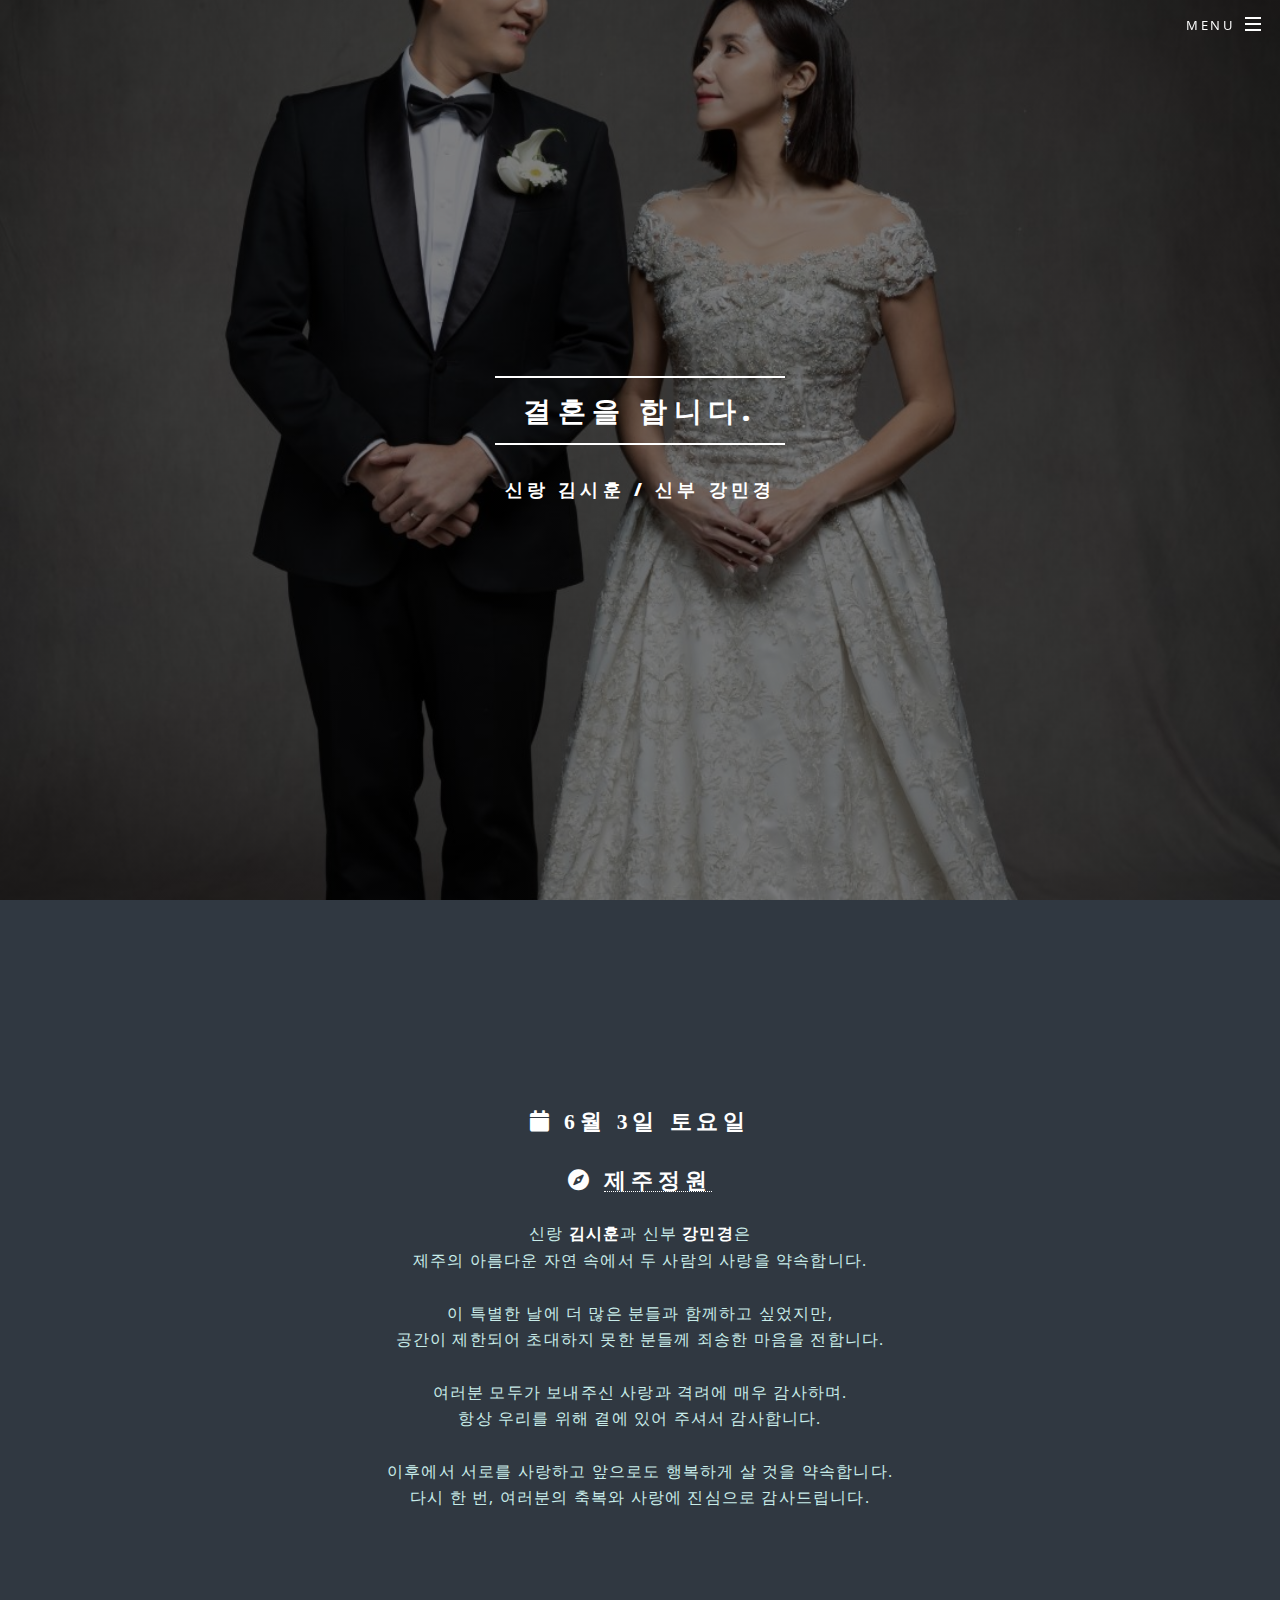
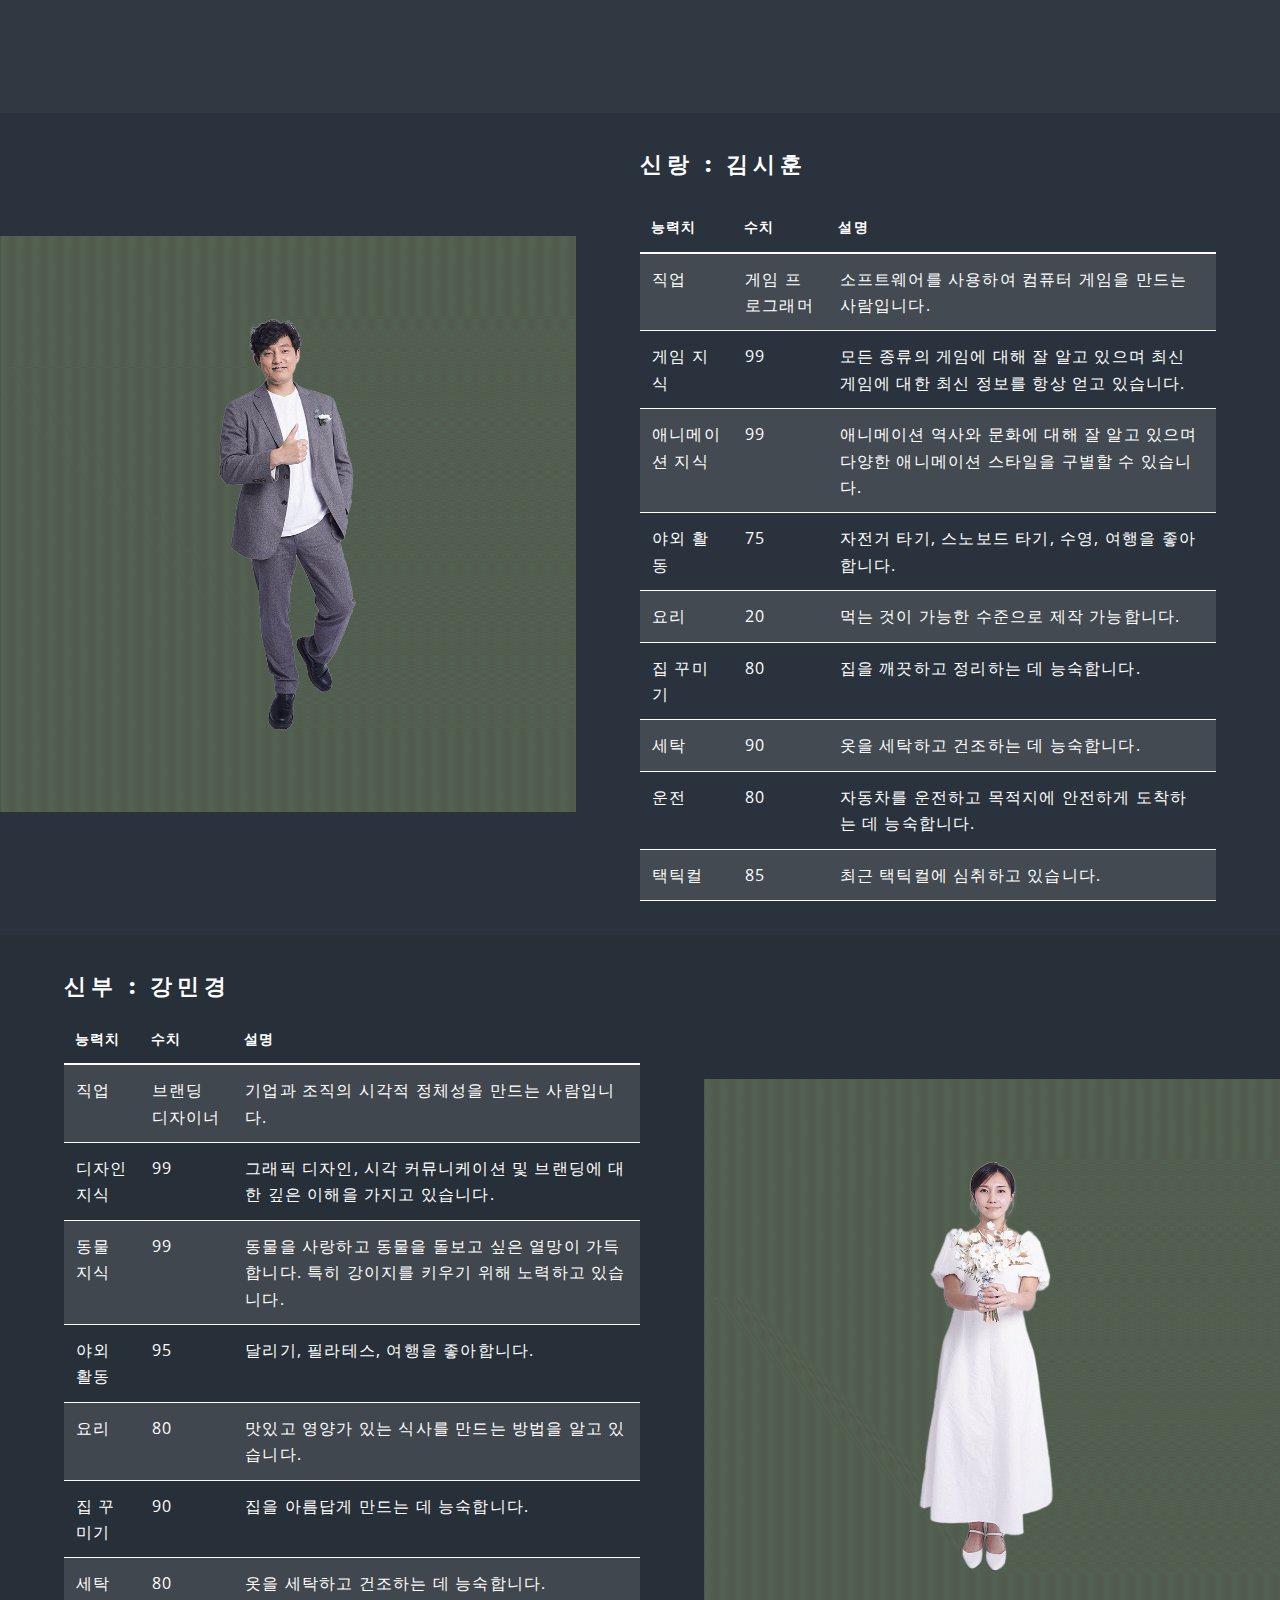
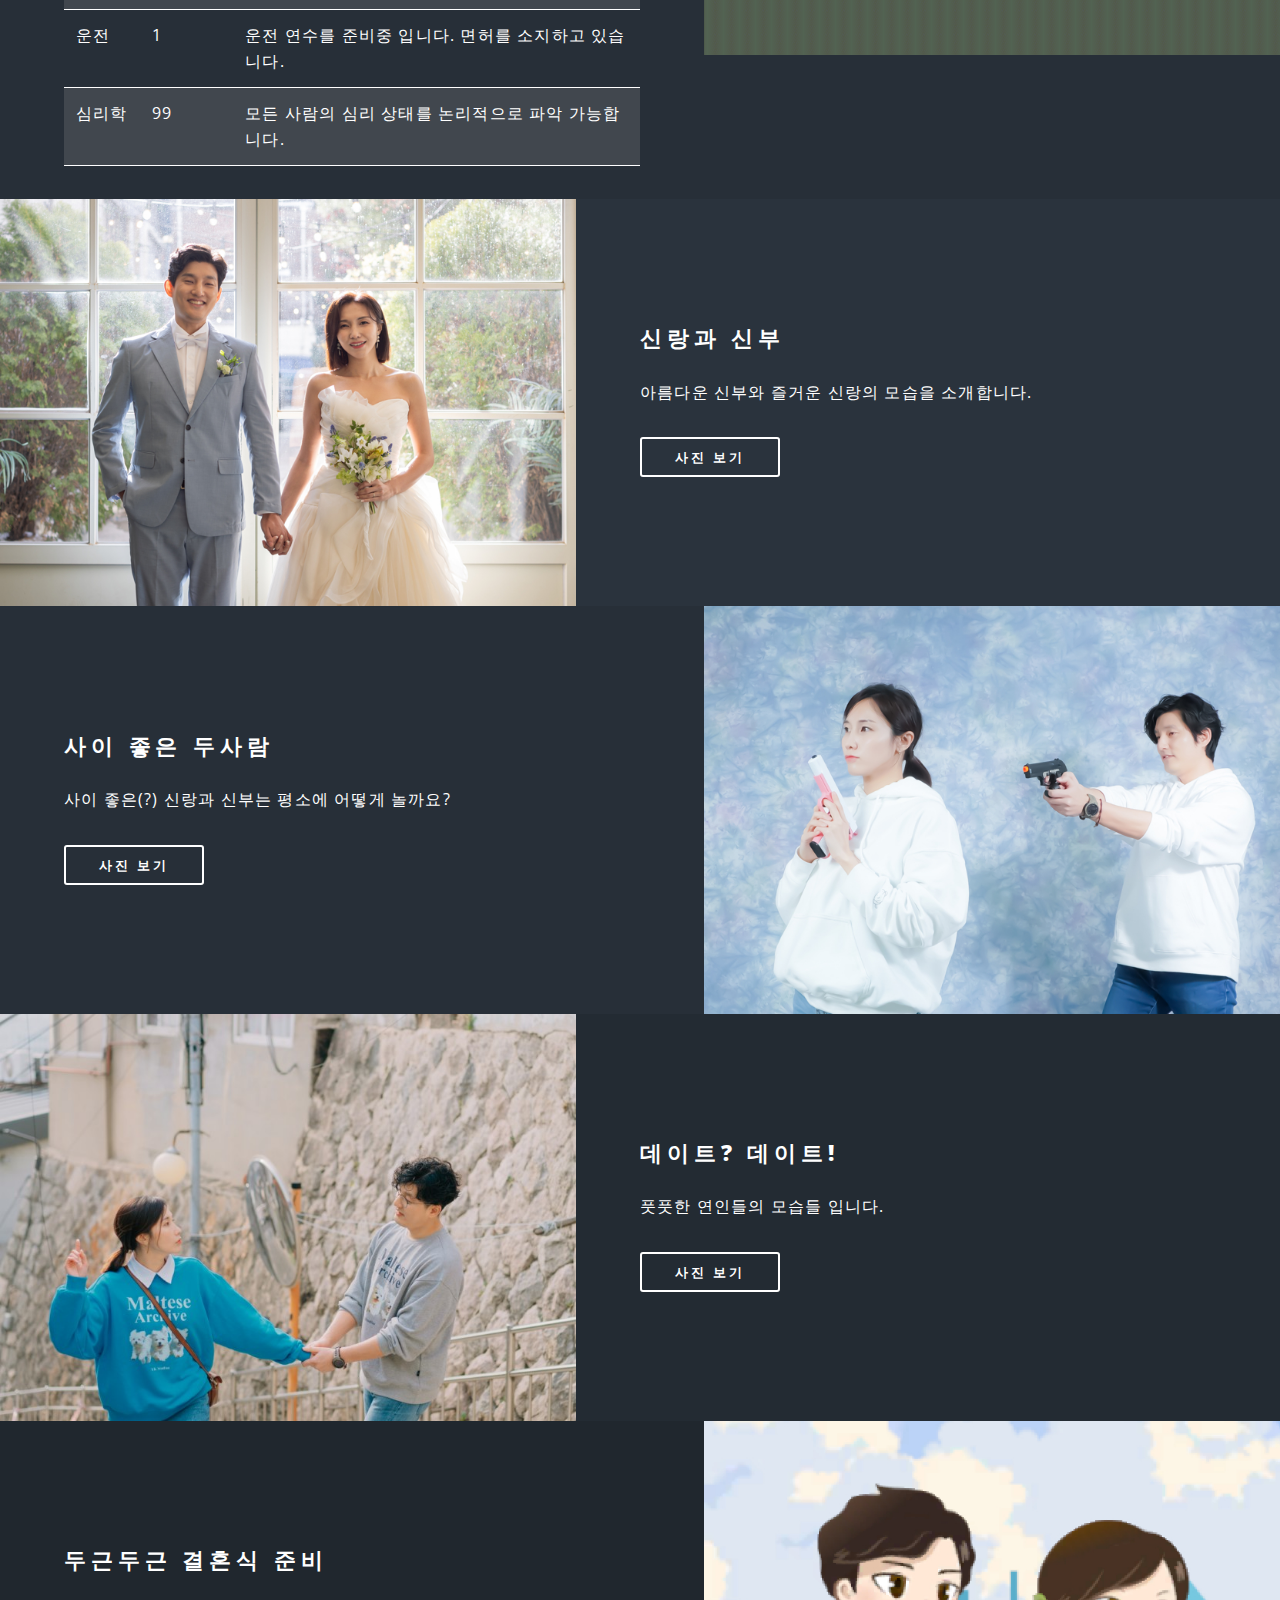
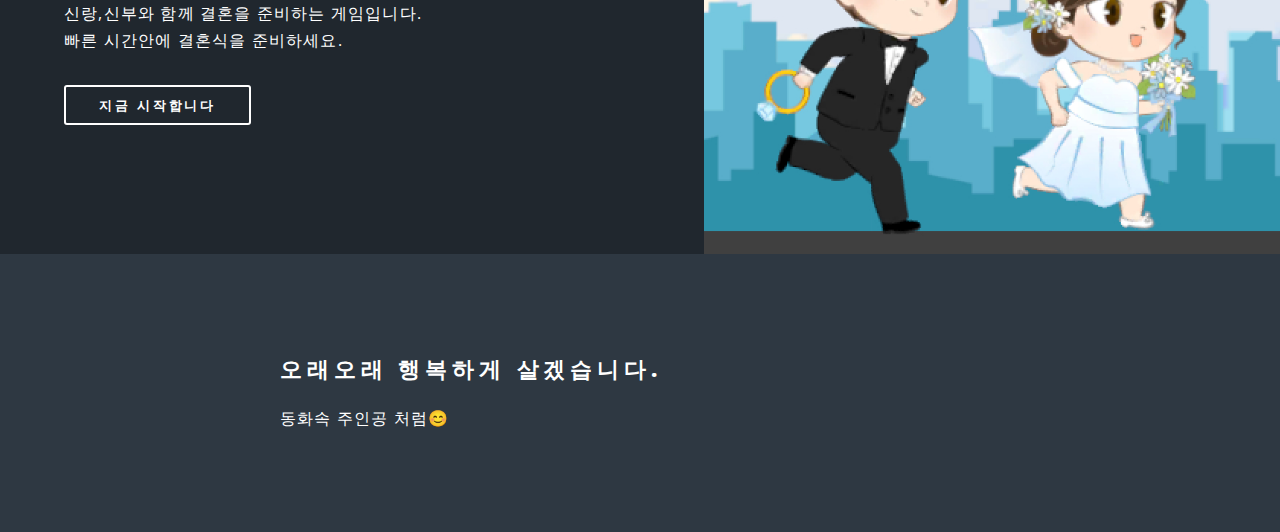
<file: index.html>
<!DOCTYPE HTML>
<!--
	Spectral by HTML5 UP
	html5up.net | @ajlkn
	Free for personal and commercial use under the CCA 3.0 license (html5up.net/license)
-->
<html>

<head>
	<title>6월 결혼식</title>
	<meta charset="utf-8" />
	<meta name="viewport" content="width=device-width, initial-scale=1, user-scalable=no" />
	<link rel="stylesheet" href="assets/css/main.css" />
	<noscript>
		<link rel="stylesheet" href="assets/css/noscript.css" />
	</noscript>
</head>

<body class="landing is-preload">

	<!-- Page Wrapper -->
	<div id="page-wrapper">

		<!-- Header -->
		<header id="header" class="alt">
			<h1><a href="index.html">결혼을 합니다!</a></h1>
			<nav id="nav">
				<ul>
					<li class="special">
						<a href="#menu" class="menuToggle"><span>Menu</span></a>
						<div id="menu">
							<ul>
								<li><a href="index.html">처음으로</a></li>
								<li><a href="gallery/page_wedding.html">웨딩 사진</a></li>
								<li><a href="gallery/page_glitch.html">노는 사진</a></li>
								<li><a href="gallery/page_snap.html">데이트 사진</a></li>
								<li><a href="https://sieon0.github.io/pages-webgl-wedding">게임 하기</a></li>
							</ul>
						</div>
					</li>
				</ul>
			</nav>
		</header>

		<!-- Banner -->
		<section id="banner">
			<div class="inner">

				<h2>결혼을 합니다.</h2>
				<h3>신랑 김시훈 / 신부 강민경</h3>
				<!--p>
					서로 사랑하는 두 사람이 제주도의 작은 정원에서 결혼식을 올립니다.
				</p-->
			</div>
		</section>

		<!-- 인사말 -->
		<section id="one" class="wrapper style1 special">
			<div class="inner">
				<br>
				<br>
				<br>
				<br>
				<h2><i class="fa fa-calendar" aria-hidden="true"> 6월 3일 토요일</i></h2>
				<h2><i class="fa fa-compass" aria-hidden="true"> <a
							href="https://goo.gl/maps/XK3JcR8VYRVDVabXA">제주정원</a></i></h2>
				<p>
					신랑 <b>김시훈</b>과 신부 <b>강민경</b>은 <br>
					제주의 아름다운 자연 속에서 두 사람의 사랑을 약속합니다.<br><br>

					이 특별한 날에 더 많은 분들과 함께하고 싶었지만, <br>
					공간이 제한되어 초대하지 못한 분들께 죄송한 마음을 전합니다. <br><br>

					여러분 모두가 보내주신 사랑과 격려에 매우 감사하며.<br>
					항상 우리를 위해 곁에 있어 주셔서 감사합니다.<br><br> 
					
					이후에서 서로를 사랑하고 앞으로도 행복하게 살 것을 약속합니다. <br>
					다시 한 번, 여러분의 축복와 사랑에 진심으로 감사드립니다.<br>

				</p>
				<br>
				<br>
				<br>
				<br>

			</div>
		</section>

		<!-- 소개 -->
		<section id="two" class="wrapper alt style2">
			<section class="spotlight">
				<div class="image"><img src="images/spotlight01.gif" alt="" /></div>
				<div class="content">
					<h2>신랑 : 김시훈</h2>
					<p>
						<table>
  <thead>
    <tr>
      <th>능력치</th>
      <th>수치</th>
      <th>설명</th>
    </tr>
  </thead>
  <tbody>
    <tr>
      <td>직업</td>
      <td>게임 프로그래머</td>
      <td>소프트웨어를 사용하여 컴퓨터 게임을 만드는 사람입니다.</td>
    </tr>
    <tr>
      <td>게임 지식</td>
      <td>99</td>
      <td>모든 종류의 게임에 대해 잘 알고 있으며 최신 게임에 대한 최신 정보를 항상 얻고 있습니다.</td>
    </tr>
    <tr>
      <td>애니메이션 지식</td>
      <td>99</td>
      <td>애니메이션 역사와 문화에 대해 잘 알고 있으며 다양한 애니메이션 스타일을 구별할 수 있습니다.</td>
    </tr>
    <tr>
      <td>야외 활동</td>
      <td>75</td>
      <td>자전거 타기, 스노보드 타기, 수영, 여행을 좋아합니다.</td>
    </tr>
    <tr>
      <td>요리</td>
      <td>20</td>
      <td>먹는 것이 가능한 수준으로 제작 가능합니다.</td>
    </tr>
    <tr>
      <td>집 꾸미기</td>
      <td>80</td>
      <td>집을 깨끗하고 정리하는 데 능숙합니다.</td>
    </tr>
    <tr>
      <td>세탁</td>
      <td>90</td>
      <td>옷을 세탁하고 건조하는 데 능숙합니다.</td>
    </tr>
    <tr>
      <td>운전</td>
      <td>80</td>
      <td>자동차를 운전하고 목적지에 안전하게 도착하는 데 능숙합니다.</td>
    </tr>
	<tr>
      <td>택틱컬</td>
      <td>85</td>
      <td>최근 택틱컬에 심취하고 있습니다.</td>
    </tr>
  </tbody>
</table>
					</p>
				</div>
			</section>
			<section class="spotlight">
				<div class="image"><img src="images/spotlight02.gif" alt="" /></div>
				<div class="content">
					<h2>신부 : 강민경</h2>

						<table>
  <thead>
    <tr>
      <th>능력치</th>
      <th>수치</th>
      <th>설명</th>
    </tr>
  </thead>
  <tbody>
    <tr>
      <td>직업</td>
      <td>브랜딩 디자이너</td>
      <td>기업과 조직의 시각적 정체성을 만드는 사람입니다.</td>
    </tr>
    <tr>
      <td>디자인 지식</td>
      <td>99</td>
      <td>그래픽 디자인, 시각 커뮤니케이션 및 브랜딩에 대한 깊은 이해을 가지고 있습니다.</td>
    </tr>
    <tr>
      <td>동물 지식</td>
      <td>99</td>
      <td>동물을 사랑하고 동물을 돌보고 싶은 열망이 가득합니다. 특히 강이지를 키우기 위해 노력하고 있습니다.</td>
    </tr>
    <tr>
      <td>야외 활동</td>
      <td>95</td>
      <td>달리기, 필라테스, 여행을 좋아합니다.</td>
    </tr>
    <tr>
      <td>요리</td>
      <td>80</td>
      <td>맛있고 영양가 있는 식사를 만드는 방법을 알고 있습니다.</td>
    </tr>
    <tr>
      <td>집 꾸미기</td>
      <td>90</td>
      <td>집을 아름답게 만드는 데 능숙합니다. </td>
    </tr>
    <tr>
      <td>세탁</td>
      <td>80</td>
      <td>옷을 세탁하고 건조하는 데 능숙합니다.</td>
    </tr>
    <tr>
      <td>운전</td>
      <td>1</td>
      <td>운전 연수를 준비중 입니다. 면허를 소지하고 있습니다.</td>
    </tr>
	 <tr>
      <td>심리학</td>
      <td>99</td>
      <td>모든 사람의 심리 상태를 논리적으로 파악 가능합니다.</td>
    </tr>
  </tbody>
</table>
					</p>
				</div>
			</section>
		</section>
		<section id="three" class="wrapper alt style2">
			<section class="spotlight">
				<div class="image"><img src="images/wedding.jpg" alt="" /></div>
				<div class="content">
					<h2>신랑과 신부</h2>
					<p>
						아름다운 신부와 즐거운 신랑의 모습을 소개합니다.<br>
					</p>
					<ul class="actions stacked">
						<li><a href="gallery/page_wedding.html" class="button big wide smooth-scroll-middle">사진
								보기</a>
						</li>
					</ul>
				</div>
			</section>
			<section class="spotlight">
				<div class="image"><img src="images/glitch.jpg" alt="" /></div>
				<div class="content">
					<h2>사이 좋은 두사람</h2>
					<p>
						사이 좋은(?) 신랑과 신부는 평소에 어떻게 놀까요?<br>
					</p>
					<ul class="actions stacked">
						<li><a href="gallery/page_glitch.html" class="button big wide smooth-scroll-middle">사진
								보기</a>
						</li>
					</ul>
				</div>
			</section>
			<section class="spotlight">
				<div class="image"><img src="images/snap.jpg" alt="" /></div>
				<div class="content">
					<h2>데이트? 데이트!</h2>
					<p>
						풋풋한 연인들의 모습들 입니다.<br>
					</p>
					<ul class="actions stacked">
						<li><a href="gallery/page_snap.html" class="button big wide smooth-scroll-middle">사진 보기</a>
						</li>
					</ul>
				</div>
			</section>
			<section class="spotlight">
				<div class="image"><img src="images/game.jpg" alt="" /></div>
				<div class="content">
					<h2>두근두근 결혼식 준비</h2>
					<p>
						신랑,신부와 함께 결혼을 준비하는 게임입니다.<br>
						빠른 시간안에 결혼식을 준비하세요.<br>
					</p>
					<ul class="actions stacked">
						<li><a href="https://sieon0.github.io/pages-webgl-wedding"
								class="button big wide smooth-scroll-middle">지금 시작합니다</a></li>
					</ul>
				</div>
			</section>

		</section>

		<!-- CTA -->
		<section id="cta" class="wrapper style4">
			<div class="inner">
				<header>
					<h2>오래오래 행복하게 살겠습니다.</h2>
					<p>동화속 주인공 처럼😊</p>
				</header>
			</div>
		</section>
		<!-- One
					<section id="one" class="wrapper style1 special">
						<div class="inner">
							<header class="major">
								<h2>Arcu aliquet vel lobortis ata nisl<br />
								eget augue amet aliquet nisl cep donec</h2>
								<p>Aliquam ut ex ut augue consectetur interdum. Donec amet imperdiet eleifend<br />
								fringilla tincidunt. Nullam dui leo Aenean mi ligula, rhoncus ullamcorper.</p>
							</header>
							<ul class="icons major">
								<li><span class="icon fa-gem major style1"><span class="label">Lorem</span></span></li>
								<li><span class="icon fa-heart major style2"><span class="label">Ipsum</span></span></li>
								<li><span class="icon solid fa-code major style3"><span class="label">Dolor</span></span></li>
							</ul>
						</div>
					</section-->

		<!-- Two >
					<section id="two" class="wrapper alt style2">
						<section class="spotlight">
							<div class="image"><img src="images/pic01.jpg" alt="" /></div><div class="content">
								<h2>Magna primis lobortis<br />
								sed ullamcorper</h2>
								<p>Aliquam ut ex ut augue consectetur interdum. Donec hendrerit imperdiet. Mauris eleifend fringilla nullam aenean mi ligula.</p>
							</div>
						</section>
						<section class="spotlight">
							<div class="image"><img src="images/pic02.jpg" alt="" /></div><div class="content">
								<h2>Tortor dolore feugiat<br />
								elementum magna</h2>
								<p>Aliquam ut ex ut augue consectetur interdum. Donec hendrerit imperdiet. Mauris eleifend fringilla nullam aenean mi ligula.</p>
							</div>
						</section>
						<section class="spotlight">
							<div class="image"><img src="images/pic03.jpg" alt="" /></div><div class="content">
								<h2>Augue eleifend aliquet<br />
								sed condimentum</h2>
								<p>Aliquam ut ex ut augue consectetur interdum. Donec hendrerit imperdiet. Mauris eleifend fringilla nullam aenean mi ligula.</p>
							</div>
						</section>
					</section-->

		<!-- Three >
					<section id="three" class="wrapper style3 special">
						<div class="inner">
							<header class="major">
								<h2>Accumsan mus tortor nunc aliquet</h2>
								<p>Aliquam ut ex ut augue consectetur interdum. Donec amet imperdiet eleifend<br />
								fringilla tincidunt. Nullam dui leo Aenean mi ligula, rhoncus ullamcorper.</p>
							</header>
							<ul class="features">
								<li class="icon fa-paper-plane">
									<h3>Arcu accumsan</h3>
									<p>Augue consectetur sed interdum imperdiet et ipsum. Mauris lorem tincidunt nullam amet leo Aenean ligula consequat consequat.</p>
								</li>
								<li class="icon solid fa-laptop">
									<h3>Ac Augue Eget</h3>
									<p>Augue consectetur sed interdum imperdiet et ipsum. Mauris lorem tincidunt nullam amet leo Aenean ligula consequat consequat.</p>
								</li>
								<li class="icon solid fa-code">
									<h3>Mus Scelerisque</h3>
									<p>Augue consectetur sed interdum imperdiet et ipsum. Mauris lorem tincidunt nullam amet leo Aenean ligula consequat consequat.</p>
								</li>
								<li class="icon solid fa-headphones-alt">
									<h3>Mauris Imperdiet</h3>
									<p>Augue consectetur sed interdum imperdiet et ipsum. Mauris lorem tincidunt nullam amet leo Aenean ligula consequat consequat.</p>
								</li>
								<li class="icon fa-heart">
									<h3>Aenean Primis</h3>
									<p>Augue consectetur sed interdum imperdiet et ipsum. Mauris lorem tincidunt nullam amet leo Aenean ligula consequat consequat.</p>
								</li>
								<li class="icon fa-flag">
									<h3>Tortor Ut</h3>
									<p>Augue consectetur sed interdum imperdiet et ipsum. Mauris lorem tincidunt nullam amet leo Aenean ligula consequat consequat.</p>
								</li>
							</ul>
						</div>
					</section-->

		<!-- CTA >
					<section id="cta" class="wrapper style4">
						<div class="inner">
							<header>
								<h2>Arcue ut vel commodo</h2>
								<p>Aliquam ut ex ut augue consectetur interdum endrerit imperdiet amet eleifend fringilla.</p>
							</header>
							<ul class="actions stacked">
								<li><a href="#" class="button fit primary">Activate</a></li>
								<li><a href="#" class="button fit">Learn More</a></li>
							</ul>
						</div>
					</section-->

		<!-- Footer >
					<footer id="footer">
						<ul class="icons">
							<li><a href="#" class="icon brands fa-twitter"><span class="label">Twitter</span></a></li>
							<li><a href="#" class="icon brands fa-facebook-f"><span class="label">Facebook</span></a></li>
							<li><a href="#" class="icon brands fa-instagram"><span class="label">Instagram</span></a></li>
							<li><a href="#" class="icon brands fa-dribbble"><span class="label">Dribbble</span></a></li>
							<li><a href="#" class="icon solid fa-envelope"><span class="label">Email</span></a></li>
						</ul>
						<ul class="copyright">
							<li>&copy; Untitled</li><li>Design: <a href="http://html5up.net">HTML5 UP</a></li>
						</ul>
					</footer-->

	</div>

	<!-- Scripts -->
	<script src="assets/js/jquery.min.js"></script>
	<script src="assets/js/jquery.scrollex.min.js"></script>
	<script src="assets/js/jquery.scrolly.min.js"></script>
	<script src="assets/js/browser.min.js"></script>
	<script src="assets/js/breakpoints.min.js"></script>
	<script src="assets/js/util.js"></script>
	<script src="assets/js/main.js"></script>

</body>

</html>
</file>
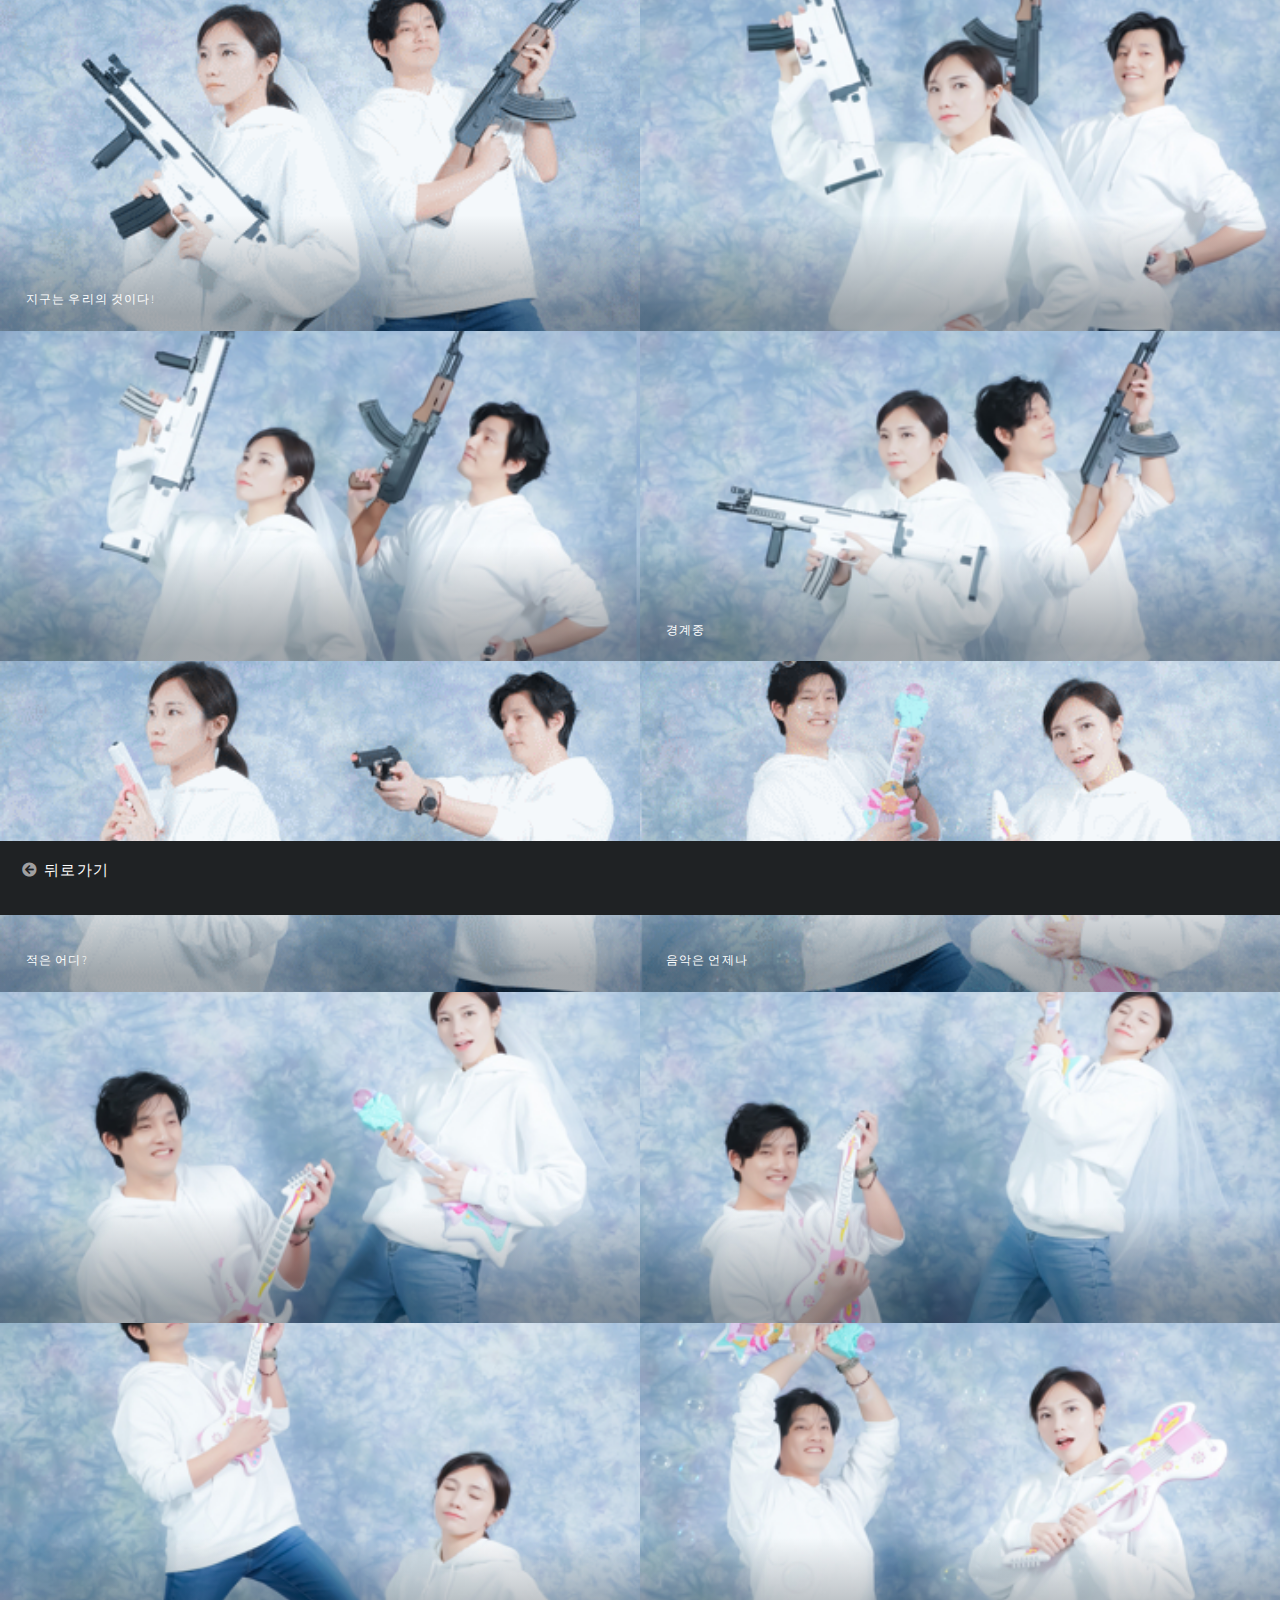
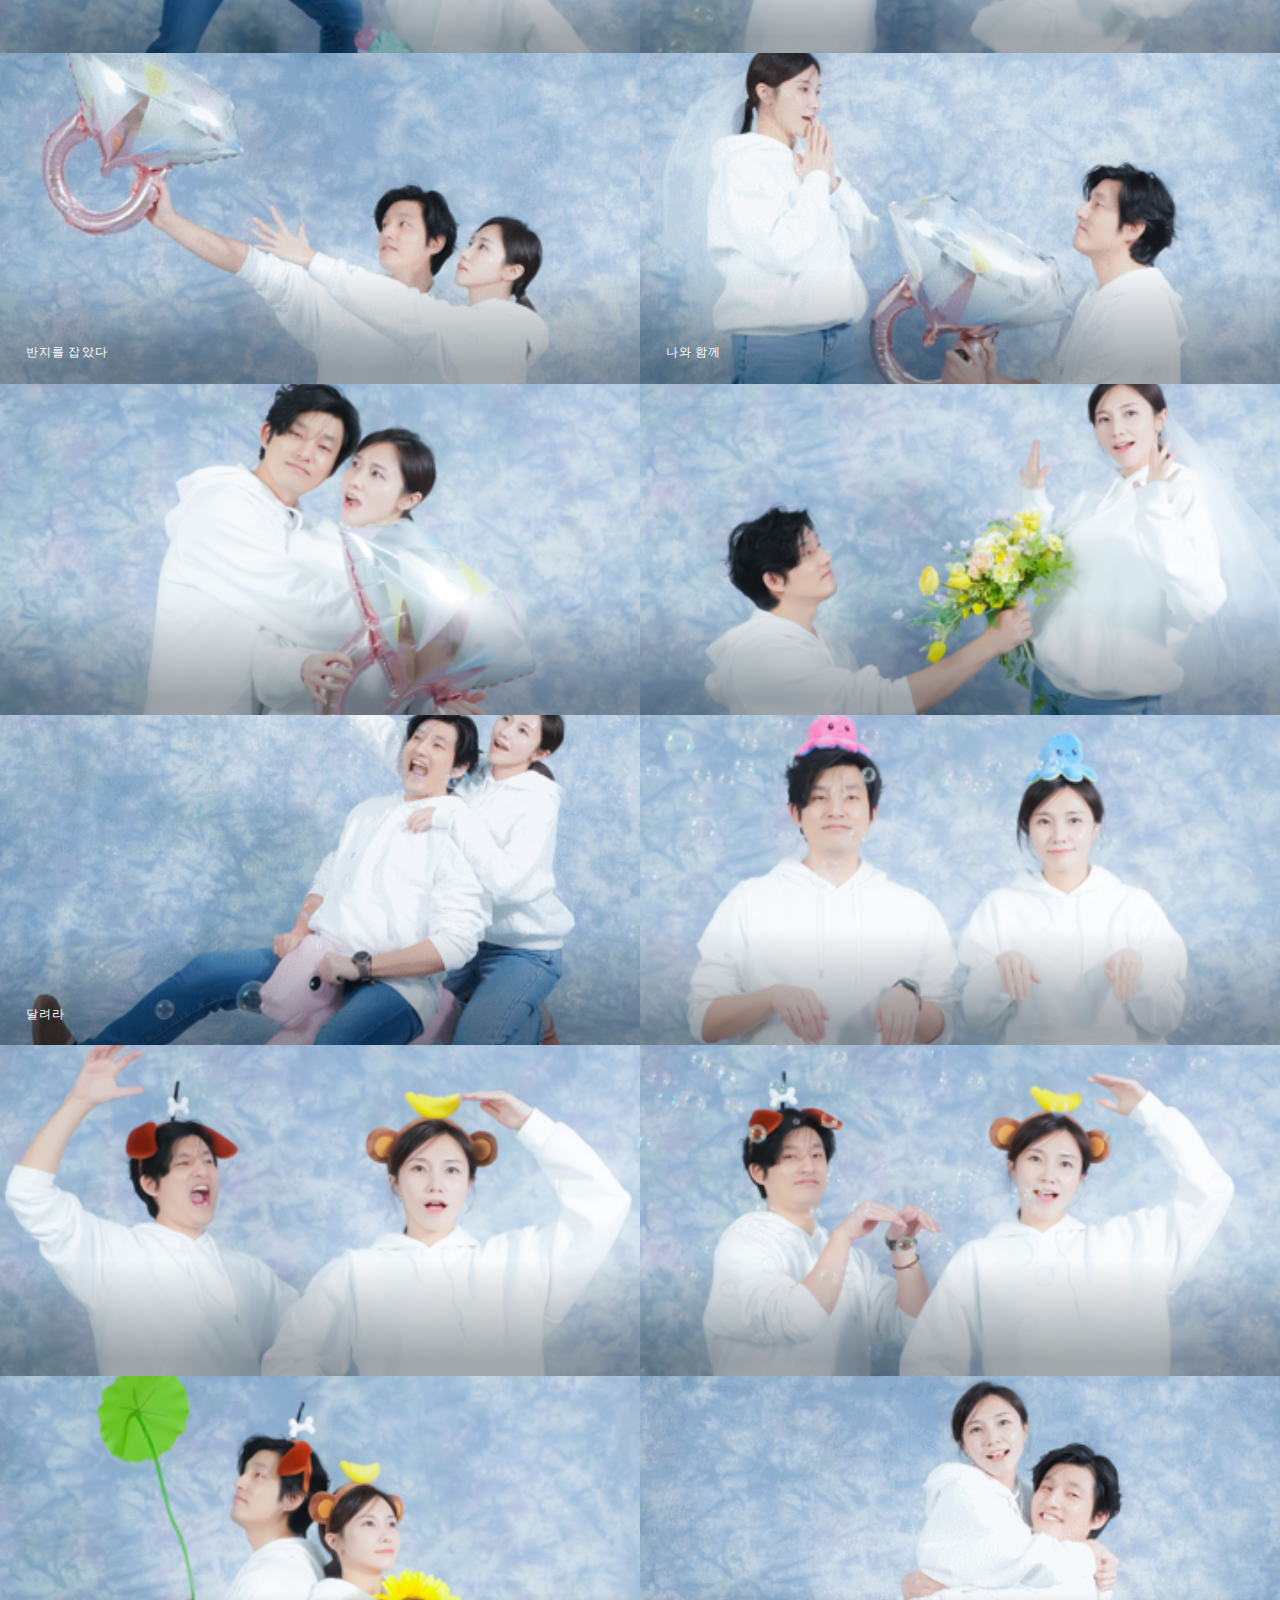
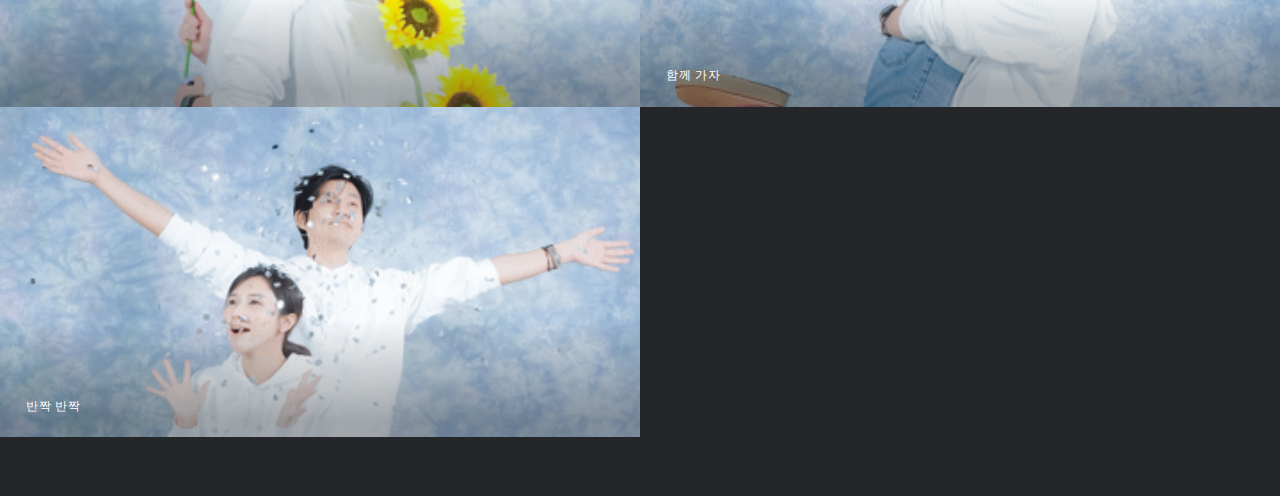
<file: gallery/page_glitch.html>
<!DOCTYPE HTML>
<!--
	Multiverse by HTML5 UP
	html5up.net | @ajlkn
	Free for personal and commercial use under the CCA 3.0 license (html5up.net/license)
-->
<html>
	<head>
		<title>사진보기</title>
		<meta charset="utf-8" />
		<meta name="viewport" content="width=device-width, initial-scale=1, user-scalable=no" />
		<link rel="stylesheet" href="assets/css/main.css" />
		<noscript><link rel="stylesheet" href="assets/css/noscript.css" /></noscript>
	</head>
	<body class="is-preload">

		<!-- Wrapper -->
			<div id="wrapper">

				<!-- Header -->
					<header id="header">
					<h1><a href="../index.html" class="fa brands fa-arrow-circle-left"> <strong>뒤로가기</strong></a></h1>

					</header>

			<!-- Main -->
			<div id="main">
				<article class="thumb">
				<a  href="images/glitch/1.gif" class="image">
					<img src="images/glitch/thumbnail/1.gif" alt="" /></a>
				<h2>지구는 우리의 것이다!</h2>
				<p>세계는 우리가 정복한다.</p>
			</article>

			<article class="thumb">
				<a  href="images/glitch/2.jpg" class="image">
					<img src="images/glitch/thumbnail/2.jpg" alt="" /></a>
				<h2></h2>
				<p></p>
			</article>
			<article class="thumb">
				<a  href="images/glitch/3.jpg" class="image">
					<img src="images/glitch/thumbnail/3.jpg" alt="" /></a>
				<h2></h2>
				<p></p>
			</article>
			<article class="thumb">
				<a  href="images/glitch/4.jpg" class="image">
					<img src="images/glitch/thumbnail/4.jpg" alt="" /></a>
					<h2>경계중</h2>
				<p>적은 어디에?</p>
			</article>
			<article class="thumb">
				<a  href="images/glitch/5.gif" class="image">
					<img src="images/glitch/thumbnail/5.gif" alt="" /></a>
				<h2>적은 어디?</h2>
				<p>후후후, 나의 승리다!</p>
			</article>
			<article class="thumb">
				<a  href="images/glitch/6.gif" class="image">
					<img src="images/glitch/thumbnail/6.gif" alt="" /></a>
				<h2>음악은 언제나</h2>
				<p>강력한 소울을 담아서</p>
			</article>
			<article class="thumb">
				<a  href="images/glitch/7.jpg" class="image">
					<img src="images/glitch/thumbnail/7.jpg" alt="" /></a>
				<h2></h2>
				<p></p>
			</article>
			<article class="thumb">
				<a  href="images/glitch/8.jpg" class="image">
					<img src="images/glitch/thumbnail/8.jpg" alt="" /></a>
				<h2></h2>
				<p></p>
			</article>
			<article class="thumb">
				<a  href="images/glitch/9.jpg" class="image">
					<img src="images/glitch/thumbnail/9.jpg" alt="" /></a>
				<h2></h2>
				<p></p>
			</article>
			<article class="thumb">
				<a  href="images/glitch/10.jpg" class="image">
					<img src="images/glitch/thumbnail/10.jpg" alt="" /></a>
				<h2></h2>
				<p></p>
			</article>
			<article class="thumb">
				<a  href="images/glitch/11.gif" class="image">
					<img src="images/glitch/thumbnail/11.gif" alt="" /></a>
				<h2>반지를 잡았다</h2>
				<p>드디어 찾았어!</p>
			</article>
			<article class="thumb">
				<a  href="images/glitch/12.gif" class="image">
					<img src="images/glitch/thumbnail/12.gif" alt="" /></a>
				<h2>나와 함께</h2>
				<p>세계를 손에 넣자</p>
			</article>
			<article class="thumb">
				<a  href="images/glitch/13.jpg" class="image">
					<img src="images/glitch/thumbnail/13.jpg" alt="" /></a>
				<h2></h2>
				<p></p>
			</article>
			<article class="thumb">
				<a  href="images/glitch/14.jpg" class="image">
					<img src="images/glitch/thumbnail/14.jpg" alt="" /></a>
				<h2></h2>
				<p></p>
			</article>
			<article class="thumb">
				<a  href="images/glitch/15.gif" class="image">
					<img src="images/glitch/thumbnail/15.gif" alt="" /></a>
				<h2>달려라</h2>
				<p>가자! 슈퍼 슈트림 마크2 EX!!</p>
			</article>
			<article class="thumb">
				<a  href="images/glitch/16.jpg" class="image">
					<img src="images/glitch/thumbnail/16.jpg" alt="" /></a>
				<h2></h2>
				<p></p>
			</article>
			<article class="thumb">
				<a  href="images/glitch/17.jpg" class="image">
					<img src="images/glitch/thumbnail/17.jpg" alt="" /></a>
				<h2></h2>
				<p></p>
			</article>
			<article class="thumb">
				<a  href="images/glitch/18.jpg" class="image">
					<img src="images/glitch/thumbnail/18.jpg" alt="" /></a>
				<h2></h2>
				<p></p>
			</article>
			<article class="thumb">
				<a  href="images/glitch/19.jpg" class="image">
					<img src="images/glitch/thumbnail/19.jpg" alt="" /></a>
				<h2></h2>
				<p></p>
			</article>
			<article class="thumb">
				<a  href="images/glitch/20.gif" class="image">
					<img src="images/glitch/thumbnail/20.gif" alt="" /></a>
				<h2>함께 가자</h2>
				<p>이것이 삶의 무게인가?</p>
			</article>
			<article class="thumb">
				<a  href="images/glitch/21.gif" class="image">
					<img src="images/glitch/thumbnail/21.gif" alt="" /></a>
				<h2>반짝 반짝</h2>
				<p>반짝이들~</p>
			</article>
			</div>

				<!-- Footer>
					<footer id="footer" class="panel">
						<div class="inner split">
							<div>
								<section>
									<h2>Magna feugiat sed adipiscing</h2>
									<p>Nulla consequat, ex ut suscipit rutrum, mi dolor tincidunt erat, et scelerisque turpis ipsum eget quis orci mattis aliquet. Maecenas fringilla et ante at lorem et ipsum. Dolor nulla eu bibendum sapien. Donec non pharetra dui. Nulla consequat, ex ut suscipit rutrum, mi dolor tincidunt erat, et scelerisque turpis ipsum.</p>
								</section>
								<section>
									<h2>Follow me on ...</h2>
									<ul class="icons">
										<li><a href="#" class="icon brands fa-twitter"><span class="label">Twitter</span></a></li>
										<li><a href="#" class="icon brands fa-facebook-f"><span class="label">Facebook</span></a></li>
										<li><a href="#" class="icon brands fa-instagram"><span class="label">Instagram</span></a></li>
										<li><a href="#" class="icon brands fa-github"><span class="label">GitHub</span></a></li>
										<li><a href="#" class="icon brands fa-dribbble"><span class="label">Dribbble</span></a></li>
										<li><a href="#" class="icon brands fa-linkedin-in"><span class="label">LinkedIn</span></a></li>
									</ul>
								</section>
								<p class="copyright">
									&copy; Unttled. Design: <a href="http://html5up.net">HTML5 UP</a>.
								</p>
							</div>
							<div>
								<section>
									<h2>Get in touch</h2>
									<form method="post" action="#">
										<div class="fields">
											<div class="field half">
												<input type="text" name="name" id="name" placeholder="Name" />
											</div>
											<div class="field half">
												<input type="text" name="email" id="email" placeholder="Email" />
											</div>
											<div class="field">
												<textarea name="message" id="message" rows="4" placeholder="Message"></textarea>
											</div>
										</div>
										<ul class="actions">
											<li><input type="submit" value="Send" class="primary" /></li>
											<li><input type="reset" value="Reset" /></li>
										</ul>
									</form>
								</section>
							</div>
						</div>
					</footer-->

			</div>

		<!-- Scripts -->
			<script src="assets/js/jquery.min.js"></script>
			<script src="assets/js/jquery.poptrox.min.js"></script>
			<script src="assets/js/browser.min.js"></script>
			<script src="assets/js/breakpoints.min.js"></script>
			<script src="assets/js/util.js"></script>
			<script src="assets/js/main.js"></script>

	</body>
</html>
</file>
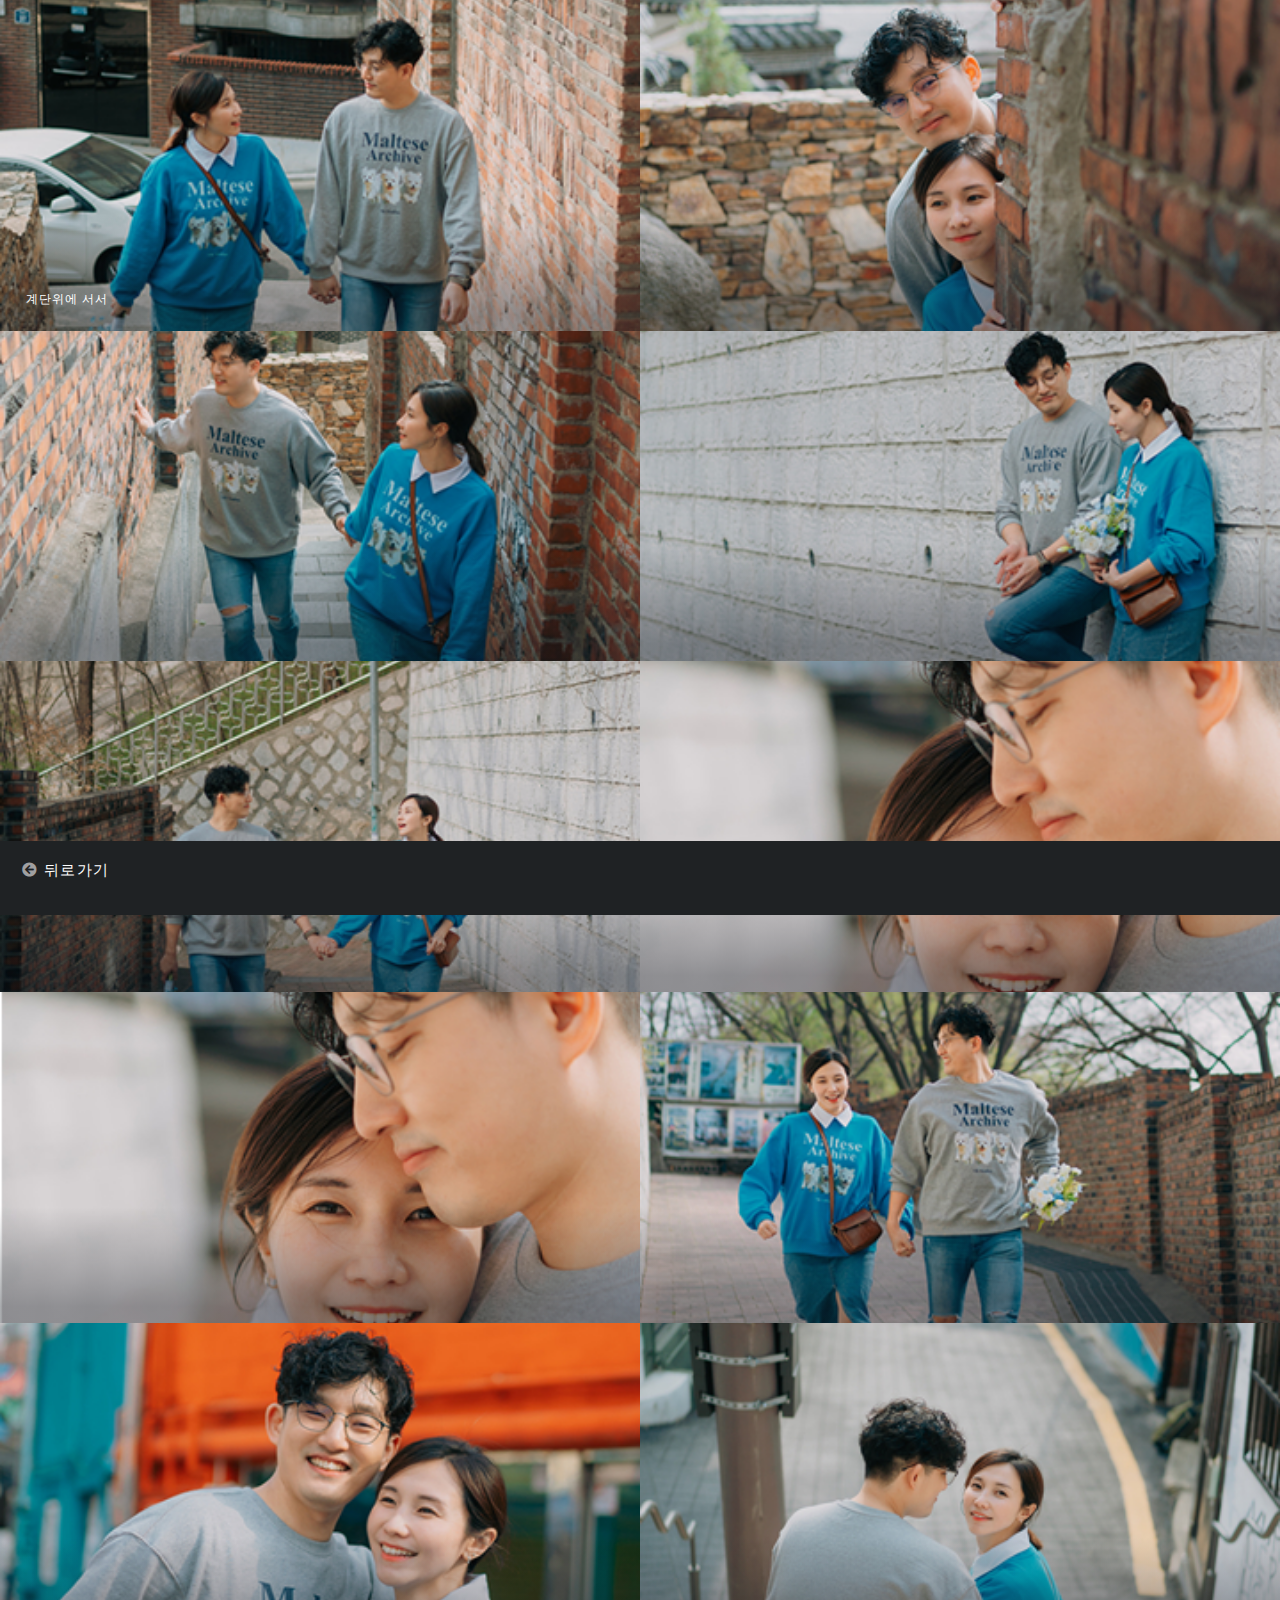
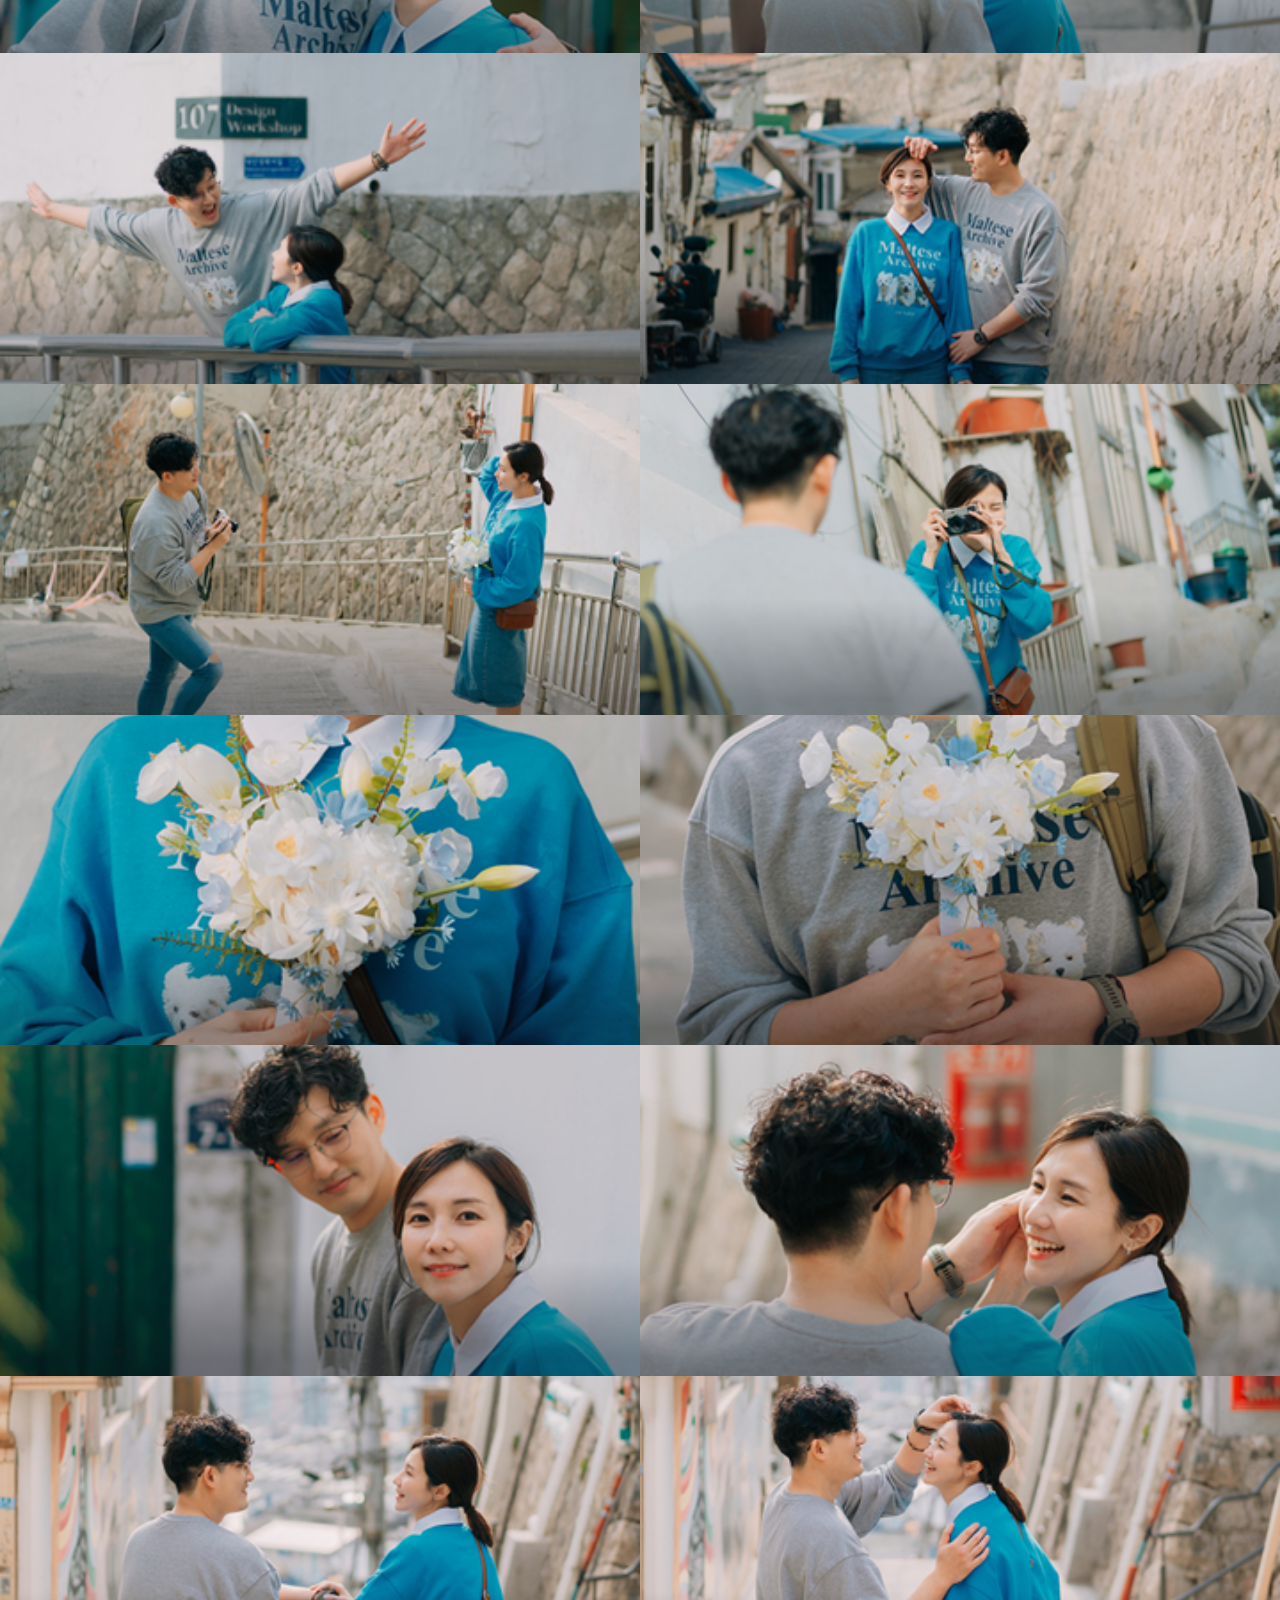
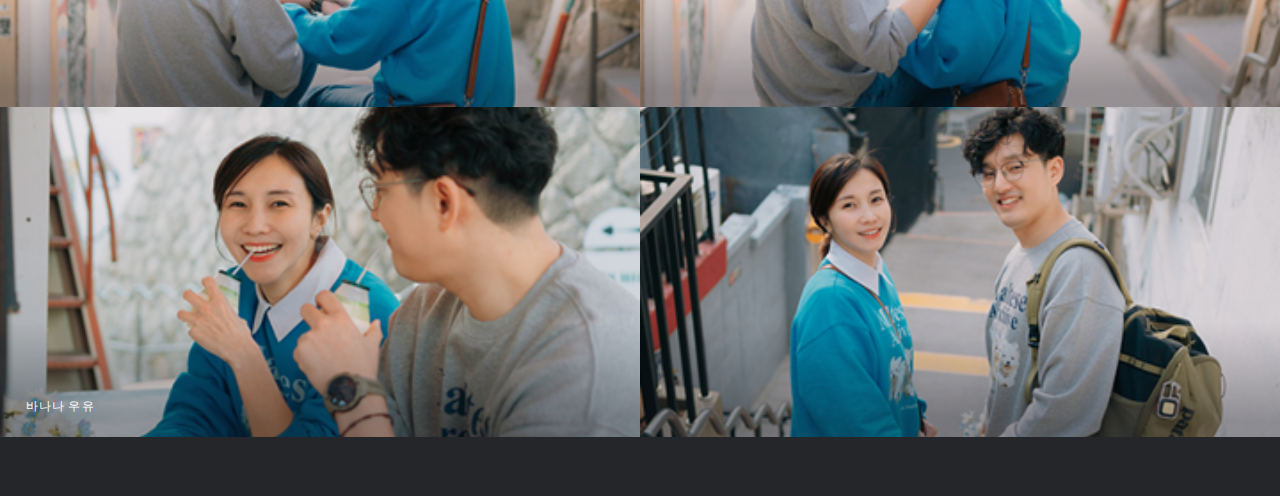
<file: gallery/page_snap.html>
<!DOCTYPE HTML>
<!--
	Multiverse by HTML5 UP
	html5up.net | @ajlkn
	Free for personal and commercial use under the CCA 3.0 license (html5up.net/license)
-->
<html>
	<head>
		<title>사진보기</title>
		<meta charset="utf-8" />
		<meta name="viewport" content="width=device-width, initial-scale=1, user-scalable=no" />
		<link rel="stylesheet" href="assets/css/main.css" />
		<noscript><link rel="stylesheet" href="assets/css/noscript.css" /></noscript>
	</head>
	<body class="is-preload">

		<!-- Wrapper -->
			<div id="wrapper">

				<!-- Header -->
					<header id="header">
					<h1><a href="../index.html" class="fa brands fa-arrow-circle-left"> <strong>뒤로가기</strong></a></h1>

					</header>

			<!-- Main -->
			<div id="main">
				<article class="thumb">
				<a  href="images/snap/1.jpg" class="image">
					<img src="images/snap/thumbnail/1.jpg" alt="" /></a>
				<h2>계단위에 서서</h2>
				<p>

				</p>
			</article>
			<article class="thumb">
				<a  href="images/snap/2.jpg" class="image">
					<img src="images/snap/thumbnail/2.jpg" alt="" /></a>
				<h2></h2>
				<p></p>
			</article>
			<article class="thumb">
				<a  href="images/snap/3.jpg" class="image">
					<img src="images/snap/thumbnail/3.jpg" alt="" /></a>
				<h2></h2>
				<p></p>
			</article>
			<article class="thumb">
				<a  href="images/snap/4.jpg" class="image">
					<img src="images/snap/thumbnail/4.jpg" alt="" /></a>
				<h2></h2>
				<p></p>
			</article>
			<article class="thumb">
				<a  href="images/snap/5.jpg" class="image">
					<img src="images/snap/thumbnail/5.jpg" alt="" /></a>
				<h2></h2>
				<p></p>
			</article>
			<article class="thumb">
				<a  href="images/snap/6.jpg" class="image">
					<img src="images/snap/thumbnail/6.jpg" alt="" /></a>
				<h2></h2>
				<p></p>
			</article>
			<article class="thumb">
				<a  href="images/snap/7.jpg" class="image">
					<img src="images/snap/thumbnail/7.jpg" alt="" /></a>
				<h2></h2>
				<p></p>
			</article>
			<article class="thumb">
				<a  href="images/snap/8.jpg" class="image">
					<img src="images/snap/thumbnail/8.jpg" alt="" /></a>
				<h2></h2>
				<p></p>
			</article>
			<article class="thumb">
				<a  href="images/snap/9.jpg" class="image">
					<img src="images/snap/thumbnail/9.jpg" alt="" /></a>
				<h2></h2>
				<p></p>
			</article>
			<article class="thumb">
				<a  href="images/snap/10.jpg" class="image">
					<img src="images/snap/thumbnail/10.jpg" alt="" /></a>
				<h2></h2>
				<p></p>
			</article>
			<article class="thumb">
				<a  href="images/snap/11.jpg" class="image">
					<img src="images/snap/thumbnail/11.jpg" alt="" /></a>
				<h2></h2>
				<p></p>
			</article>
			<article class="thumb">
				<a  href="images/snap/12.jpg" class="image">
					<img src="images/snap/thumbnail/12.jpg" alt="" /></a>
				<h2></h2>
				<p></p>
			</article>
			<article class="thumb">
				<a  href="images/snap/13.jpg" class="image">
					<img src="images/snap/thumbnail/13.jpg" alt="" /></a>
				<h2></h2>
				<p></p>
			</article>
			<article class="thumb">
				<a  href="images/snap/14.jpg" class="image">
					<img src="images/snap/thumbnail/14.jpg" alt="" /></a>
				<h2></h2>
				<p></p>
			</article>
			<article class="thumb">
				<a  href="images/snap/15.jpg" class="image">
					<img src="images/snap/thumbnail/15.jpg" alt="" /></a>
				<h2></h2>
				<p></p>
			</article>
			<article class="thumb">
				<a  href="images/snap/16.jpg" class="image">
					<img src="images/snap/thumbnail/16.jpg" alt="" /></a>
				<h2></h2>
				<p></p>
			</article>
			<article class="thumb">
				<a  href="images/snap/17.jpg" class="image">
					<img src="images/snap/thumbnail/17.jpg" alt="" /></a>
				<h2></h2>
				<p></p>
			</article>
			<article class="thumb">
				<a  href="images/snap/18.jpg" class="image">
					<img src="images/snap/thumbnail/18.jpg" alt="" /></a>
				<h2></h2>
				<p></p>
			</article>
			<article class="thumb">
				<a  href="images/snap/19.jpg" class="image">
					<img src="images/snap/thumbnail/19.jpg" alt="" /></a>
				<h2></h2>
				<p></p>
			</article>
			<article class="thumb">
				<a  href="images/snap/20.jpg" class="image">
					<img src="images/snap/thumbnail/20.jpg" alt="" /></a>
				<h2></h2>
				<p></p>
			</article>
			<article class="thumb">
				<a  href="images/snap/21.jpg" class="image">
					<img src="images/snap/thumbnail/21.jpg" alt="" /></a>
				<h2>바나나 우유</h2>
				<p></p>
			</article>
			<article class="thumb">
				<a  href="images/snap/22.jpg" class="image">
					<img src="images/snap/thumbnail/22.jpg" alt="" /></a>
				<h2></h2>
				<p></p>
			</article>
			</div>

				<!-- Footer>
					<footer id="footer" class="panel">
						<div class="inner split">
							<div>
								<section>
									<h2>Magna feugiat sed adipiscing</h2>
									<p>Nulla consequat, ex ut suscipit rutrum, mi dolor tincidunt erat, et scelerisque turpis ipsum eget quis orci mattis aliquet. Maecenas fringilla et ante at lorem et ipsum. Dolor nulla eu bibendum sapien. Donec non pharetra dui. Nulla consequat, ex ut suscipit rutrum, mi dolor tincidunt erat, et scelerisque turpis ipsum.</p>
								</section>
								<section>
									<h2>Follow me on ...</h2>
									<ul class="icons">
										<li><a href="#" class="icon brands fa-twitter"><span class="label">Twitter</span></a></li>
										<li><a href="#" class="icon brands fa-facebook-f"><span class="label">Facebook</span></a></li>
										<li><a href="#" class="icon brands fa-instagram"><span class="label">Instagram</span></a></li>
										<li><a href="#" class="icon brands fa-github"><span class="label">GitHub</span></a></li>
										<li><a href="#" class="icon brands fa-dribbble"><span class="label">Dribbble</span></a></li>
										<li><a href="#" class="icon brands fa-linkedin-in"><span class="label">LinkedIn</span></a></li>
									</ul>
								</section>
								<p class="copyright">
									&copy; Unttled. Design: <a href="http://html5up.net">HTML5 UP</a>.
								</p>
							</div>
							<div>
								<section>
									<h2>Get in touch</h2>
									<form method="post" action="#">
										<div class="fields">
											<div class="field half">
												<input type="text" name="name" id="name" placeholder="Name" />
											</div>
											<div class="field half">
												<input type="text" name="email" id="email" placeholder="Email" />
											</div>
											<div class="field">
												<textarea name="message" id="message" rows="4" placeholder="Message"></textarea>
											</div>
										</div>
										<ul class="actions">
											<li><input type="submit" value="Send" class="primary" /></li>
											<li><input type="reset" value="Reset" /></li>
										</ul>
									</form>
								</section>
							</div>
						</div>
					</footer-->

			</div>

		<!-- Scripts -->
			<script src="assets/js/jquery.min.js"></script>
			<script src="assets/js/jquery.poptrox.min.js"></script>
			<script src="assets/js/browser.min.js"></script>
			<script src="assets/js/breakpoints.min.js"></script>
			<script src="assets/js/util.js"></script>
			<script src="assets/js/main.js"></script>

	</body>
</html>
</file>
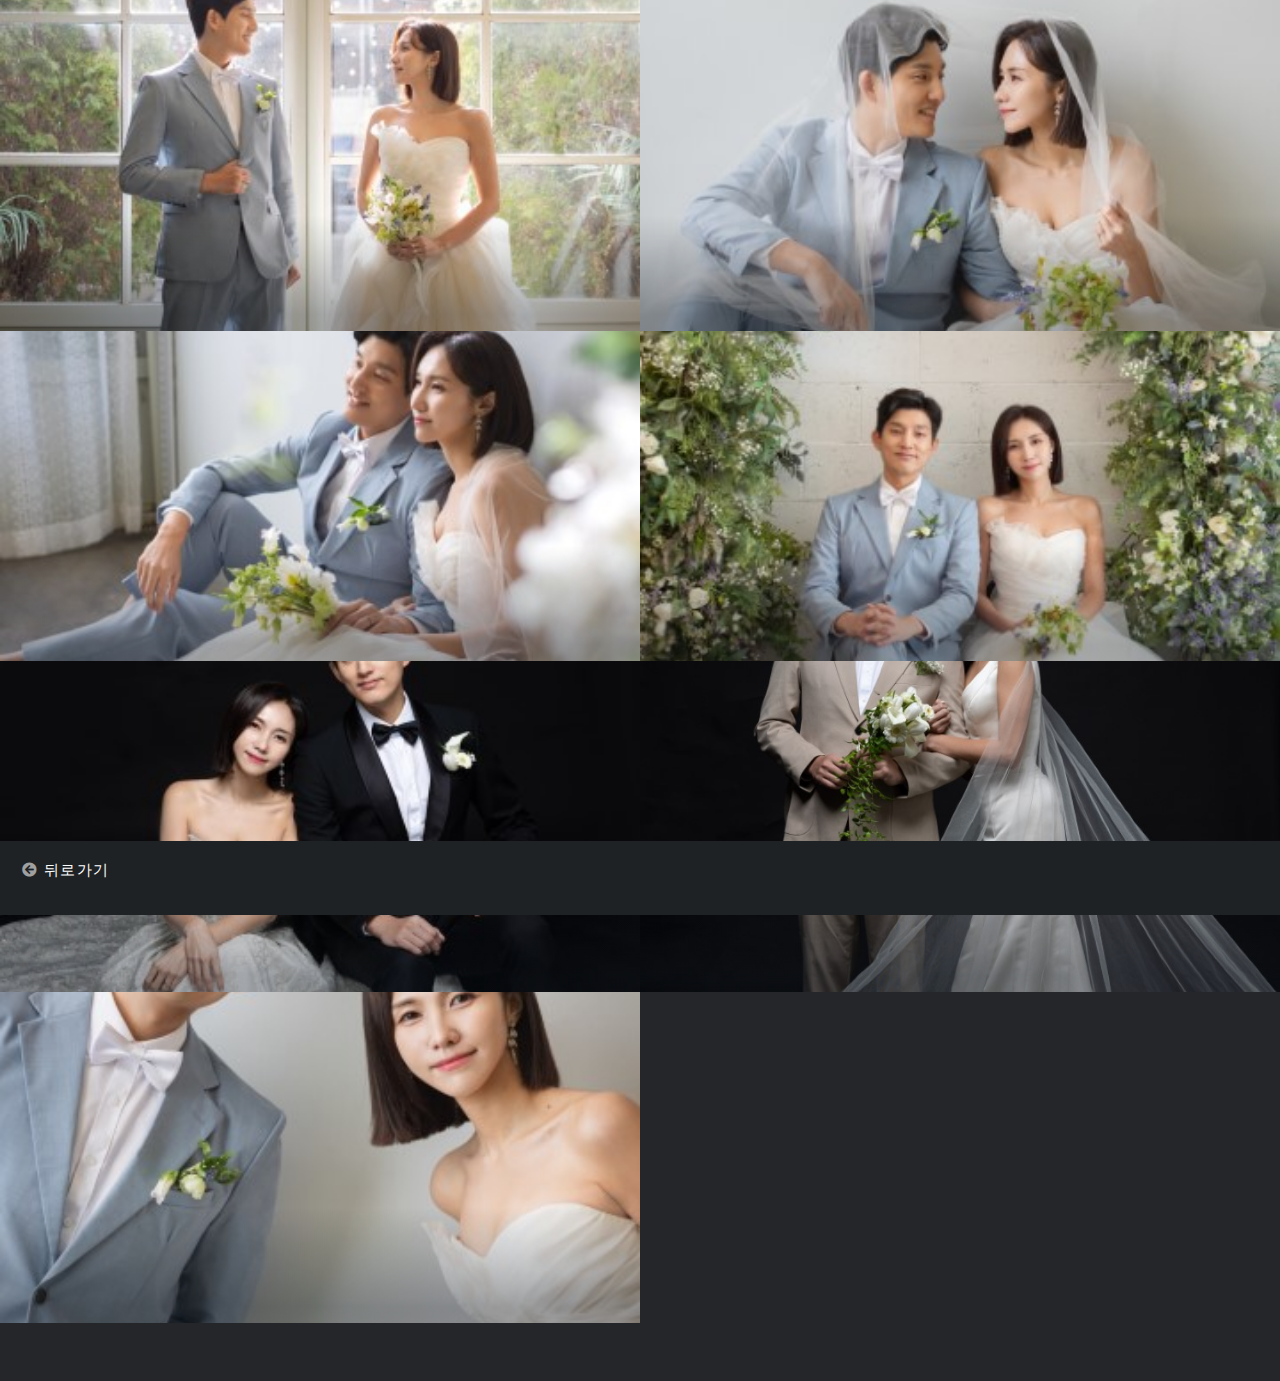
<file: gallery/page_wedding.html>
<!DOCTYPE HTML>
<!--
	Multiverse by HTML5 UP
	html5up.net | @ajlkn
	Free for personal and commercial use under the CCA 3.0 license (html5up.net/license)
-->
<html>
	<head>
		<title>사진보기</title>
		<meta charset="utf-8" />
		<meta name="viewport" content="width=device-width, initial-scale=1, user-scalable=no" />
		<link rel="stylesheet" href="assets/css/main.css" />
		<noscript><link rel="stylesheet" href="assets/css/noscript.css" /></noscript>
	</head>
	<body class="is-preload">

		<!-- Wrapper -->
			<div id="wrapper">

				<!-- Header -->
					<header id="header">
					<h1><a href="../index.html" class="fa brands fa-arrow-circle-left"> <strong>뒤로가기</strong></a></h1>

					</header>

			<!-- Main -->
			<div id="main">
				<article class="thumb">
					<a href="images/wedding/1.jpg" class="image">
						<img src="images/wedding/thumbnail/1.jpg" alt="" /></a>
					<h2></h2>
					<p></p>
				</article>
				
				<article class="thumb">
					<a href="images/wedding/8.jpg" class="image">
						<img src="images/wedding/thumbnail/8.jpg" alt="" /></a>
					<h2></h2>
					<p></p>
				</article>
				<article class="thumb">
					<a href="images/wedding/3.jpg" class="image">
						<img src="images/wedding/thumbnail/3.jpg" alt="" /></a>
					<h2></h2>
					<p></p>
				</article>
				<article class="thumb">
					<a href="images/wedding/7.jpg" class="image">
						<img src="images/wedding/thumbnail/7.jpg" alt="" /></a>
					<h2></h2>
					<p></p>
				</article>
				<article class="thumb">
					<a href="images/wedding/4.jpg" class="image">
						<img src="images/wedding/thumbnail/4.jpg" alt="" /></a>
					<h2></h2>
					<p></p>
				</article>

				<article class="thumb">
					<a href="images/wedding/6.jpg" class="image">
						<img src="images/wedding/thumbnail/6.jpg" alt="" /></a>
					<h2></h2>
					<p></p>
				</article>

								<article class="thumb">
					<a href="images/wedding/2.jpg" class="image">
						<img src="images/wedding/thumbnail/2.jpg" alt="" /></a>
					<h2></h2>
					<p></p>
				</article>
			</div>

				<!-- Footer>
					<footer id="footer" class="panel">
						<div class="inner split">
							<div>
								<section>
									<h2>Magna feugiat sed adipiscing</h2>
									<p>Nulla consequat, ex ut suscipit rutrum, mi dolor tincidunt erat, et scelerisque turpis ipsum eget quis orci mattis aliquet. Maecenas fringilla et ante at lorem et ipsum. Dolor nulla eu bibendum sapien. Donec non pharetra dui. Nulla consequat, ex ut suscipit rutrum, mi dolor tincidunt erat, et scelerisque turpis ipsum.</p>
								</section>
								<section>
									<h2>Follow me on ...</h2>
									<ul class="icons">
										<li><a href="#" class="icon brands fa-twitter"><span class="label">Twitter</span></a></li>
										<li><a href="#" class="icon brands fa-facebook-f"><span class="label">Facebook</span></a></li>
										<li><a href="#" class="icon brands fa-instagram"><span class="label">Instagram</span></a></li>
										<li><a href="#" class="icon brands fa-github"><span class="label">GitHub</span></a></li>
										<li><a href="#" class="icon brands fa-dribbble"><span class="label">Dribbble</span></a></li>
										<li><a href="#" class="icon brands fa-linkedin-in"><span class="label">LinkedIn</span></a></li>
									</ul>
								</section>
								<p class="copyright">
									&copy; Unttled. Design: <a href="http://html5up.net">HTML5 UP</a>.
								</p>
							</div>
							<div>
								<section>
									<h2>Get in touch</h2>
									<form method="post" action="#">
										<div class="fields">
											<div class="field half">
												<input type="text" name="name" id="name" placeholder="Name" />
											</div>
											<div class="field half">
												<input type="text" name="email" id="email" placeholder="Email" />
											</div>
											<div class="field">
												<textarea name="message" id="message" rows="4" placeholder="Message"></textarea>
											</div>
										</div>
										<ul class="actions">
											<li><input type="submit" value="Send" class="primary" /></li>
											<li><input type="reset" value="Reset" /></li>
										</ul>
									</form>
								</section>
							</div>
						</div>
					</footer-->

			</div>

		<!-- Scripts -->
			<script src="assets/js/jquery.min.js"></script>
			<script src="assets/js/jquery.poptrox.min.js"></script>
			<script src="assets/js/browser.min.js"></script>
			<script src="assets/js/breakpoints.min.js"></script>
			<script src="assets/js/util.js"></script>
			<script src="assets/js/main.js"></script>

	</body>
</html>
</file>
<file: assets/css/noscript.css>
/*
	Spectral by HTML5 UP
	html5up.net | @ajlkn
	Free for personal and commercial use under the CCA 3.0 license (html5up.net/license)
*/

/* Banner */

	body.is-preload #banner h2 {
		-moz-transform: none;
		-webkit-transform: none;
		-ms-transform: none;
		transform: none;
		opacity: 1;
	}

		body.is-preload #banner h2:before, body.is-preload #banner h2:after {
			width: 100%;
		}

	body.is-preload #banner .more {
		-moz-transform: none;
		-webkit-transform: none;
		-ms-transform: none;
		transform: none;
		opacity: 1;
	}

	body.is-preload #banner:after {
		opacity: 0;
	}
</file>
<file: gallery/assets/css/noscript.css>
/*
	Multiverse by HTML5 UP
	html5up.net | @ajlkn
	Free for personal and commercial use under the CCA 3.0 license (html5up.net/license)
*/

/* Wrapper */

	body.is-preload #wrapper:before {
		display: none;
	}

/* Main */

	body.is-preload #main .thumb {
		pointer-events: auto;
		opacity: 1;
	}

/* Header */

	body.is-preload #header {
		-moz-transform: none;
		-webkit-transform: none;
		-ms-transform: none;
		transform: none;
	}
</file>
<file: assets/css/main.css>
@import url(fontawesome-all.min.css);
@import url("https://fonts.googleapis.com/css?family=Open+Sans:400,400italic,600,600italic,800,800italic");

/*
	Spectral by HTML5 UP
	html5up.net | @ajlkn
	Free for personal and commercial use under the CCA 3.0 license (html5up.net/license)
*/

html, body, div, span, applet, object,
iframe, h1, h2, h3, h4, h5, h6, p, blockquote,
pre, a, abbr, acronym, address, big, cite,
code, del, dfn, em, img, ins, kbd, q, s, samp,
small, strike, strong, sub, sup, tt, var, b,
u, i, center, dl, dt, dd, ol, ul, li, fieldset,
form, label, legend, table, caption, tbody,
tfoot, thead, tr, th, td, article, aside,
canvas, details, embed, figure, figcaption,
footer, header, hgroup, menu, nav, output, ruby,
section, summary, time, mark, audio, video {
	margin: 0;
	padding: 0;
	border: 0;
	font-size: 100%;
	font: inherit;
	vertical-align: baseline;}

article, aside, details, figcaption, figure,
footer, header, hgroup, menu, nav, section {
	display: block;}

body {
	line-height: 1;
}

ol, ul {
	list-style: none;
}

blockquote, q {
	quotes: none;
}

	blockquote:before, blockquote:after, q:before, q:after {
		content: '';
		content: none;
	}

table {
	border-collapse: collapse;
	border-spacing: 0;
}

body {
	-webkit-text-size-adjust: none;
}

mark {
	background-color: transparent;
	color: inherit;
}

input::-moz-focus-inner {
	border: 0;
	padding: 0;
}

input, select, textarea {
	-moz-appearance: none;
	-webkit-appearance: none;
	-ms-appearance: none;
	appearance: none;
}

/* Basic */

	@-ms-viewport {
		width: device-width;
	}

	html {
		box-sizing: border-box;
	}

	*, *:before, *:after {
		box-sizing: inherit;
	}

	body {
		background: #2e3842;
	}

		body.is-preload *, body.is-preload *:before, body.is-preload *:after {
			-moz-animation: none !important;
			-webkit-animation: none !important;
			-ms-animation: none !important;
			animation: none !important;
			-moz-transition: none !important;
			-webkit-transition: none !important;
			-ms-transition: none !important;
			transition: none !important;
		}

	body, input, select, textarea {
		color: #fff;
		font-family: "Open Sans", Helvetica, sans-serif;
		font-size: 15pt;
		font-weight: 400;
		letter-spacing: 0.075em;
		line-height: 1.65em;
	}

		@media screen and (max-width: 1680px) {

			body, input, select, textarea {
				font-size: 13pt;
			}

		}

		@media screen and (max-width: 1280px) {

			body, input, select, textarea {
				font-size: 12pt;
			}

		}

		@media screen and (max-width: 736px) {

			body, input, select, textarea {
				font-size: 11pt;
				letter-spacing: 0.0375em;
			}

		}

	a {
		-moz-transition: color 0.2s ease, border-bottom-color 0.2s ease;
		-webkit-transition: color 0.2s ease, border-bottom-color 0.2s ease;
		-ms-transition: color 0.2s ease, border-bottom-color 0.2s ease;
		transition: color 0.2s ease, border-bottom-color 0.2s ease;
		border-bottom: dotted 1px;
		color: inherit;
		text-decoration: none;
	}

		a:hover {
			border-bottom-color: transparent;
		}

	strong, b {
		color: #fff;
		font-weight: 600;
	}

	em, i {
		font-style: italic;
	}

	p {
		margin: 0 0 2em 0;
	}

	h1, h2, h3, h4, h5, h6 {
		color: #fff;
		font-weight: 800;
		letter-spacing: 0.225em;
		line-height: 1em;
		margin: 0 0 1em 0;
		text-transform: uppercase;
	}

		h1 a, h2 a, h3 a, h4 a, h5 a, h6 a {
			color: inherit;
			text-decoration: none;
		}

	h2 {
		font-size: 1.35em;
		line-height: 1.75em;
	}

		@media screen and (max-width: 736px) {

			h2 {
				font-size: 1.1em;
				line-height: 1.65em;
			}

		}

	h3 {
		font-size: 1.15em;
		line-height: 1.75em;
	}

		@media screen and (max-width: 736px) {

			h3 {
				font-size: 1em;
				line-height: 1.65em;
			}

		}

	h4 {
		font-size: 1em;
		line-height: 1.5em;
	}

	h5 {
		font-size: 0.8em;
		line-height: 1.5em;
	}

	h6 {
		font-size: 0.7em;
		line-height: 1.5em;
	}

	sub {
		font-size: 0.8em;
		position: relative;
		top: 0.5em;
	}

	sup {
		font-size: 0.8em;
		position: relative;
		top: -0.5em;
	}

	hr {
		border: 0;
		border-bottom: solid 2px #fff;
		margin: 3em 0;
	}

		hr.major {
			margin: 4.5em 0;
		}

	blockquote {
		border-left: solid 4px #fff;
		font-style: italic;
		margin: 0 0 2em 0;
		padding: 0.5em 0 0.5em 2em;
	}

	code {
		background: rgba(144, 144, 144, 0.25);
		border-radius: 3px;
		font-family: "Courier New", monospace;
		font-size: 0.9em;
		letter-spacing: 0;
		margin: 0 0.25em;
		padding: 0.25em 0.65em;
	}

	pre {
		-webkit-overflow-scrolling: touch;
		font-family: "Courier New", monospace;
		font-size: 0.9em;
		margin: 0 0 2em 0;
	}

		pre code {
			display: block;
			line-height: 1.75em;
			padding: 1em 1.5em;
			overflow-x: auto;
		}

	.align-left {
		text-align: left;
	}

	.align-center {
		text-align: center;
	}

	.align-right {
		text-align: right;
	}

/* Row */

	.row {
		display: flex;
		flex-wrap: wrap;
		box-sizing: border-box;
		align-items: stretch;
	}

		.row > * {
			box-sizing: border-box;
		}

		.row.gtr-uniform > * > :last-child {
			margin-bottom: 0;
		}

		.row.aln-left {
			justify-content: flex-start;
		}

		.row.aln-center {
			justify-content: center;
		}

		.row.aln-right {
			justify-content: flex-end;
		}

		.row.aln-top {
			align-items: flex-start;
		}

		.row.aln-middle {
			align-items: center;
		}

		.row.aln-bottom {
			align-items: flex-end;
		}

		.row > .imp {
			order: -1;
		}

		.row > .col-1 {
			width: 8.33333%;
		}

		.row > .off-1 {
			margin-left: 8.33333%;
		}

		.row > .col-2 {
			width: 16.66667%;
		}

		.row > .off-2 {
			margin-left: 16.66667%;
		}

		.row > .col-3 {
			width: 25%;
		}

		.row > .off-3 {
			margin-left: 25%;
		}

		.row > .col-4 {
			width: 33.33333%;
		}

		.row > .off-4 {
			margin-left: 33.33333%;
		}

		.row > .col-5 {
			width: 41.66667%;
		}

		.row > .off-5 {
			margin-left: 41.66667%;
		}

		.row > .col-6 {
			width: 50%;
		}

		.row > .off-6 {
			margin-left: 50%;
		}

		.row > .col-7 {
			width: 58.33333%;
		}

		.row > .off-7 {
			margin-left: 58.33333%;
		}

		.row > .col-8 {
			width: 66.66667%;
		}

		.row > .off-8 {
			margin-left: 66.66667%;
		}

		.row > .col-9 {
			width: 75%;
		}

		.row > .off-9 {
			margin-left: 75%;
		}

		.row > .col-10 {
			width: 83.33333%;
		}

		.row > .off-10 {
			margin-left: 83.33333%;
		}

		.row > .col-11 {
			width: 91.66667%;
		}

		.row > .off-11 {
			margin-left: 91.66667%;
		}

		.row > .col-12 {
			width: 100%;
		}

		.row > .off-12 {
			margin-left: 100%;
		}

		.row.gtr-0 {
			margin-top: 0;
			margin-left: 0em;
		}

			.row.gtr-0 > * {
				padding: 0 0 0 0em;
			}

			.row.gtr-0.gtr-uniform {
				margin-top: 0em;
			}

				.row.gtr-0.gtr-uniform > * {
					padding-top: 0em;
				}

		.row.gtr-25 {
			margin-top: 0;
			margin-left: -0.375em;
		}

			.row.gtr-25 > * {
				padding: 0 0 0 0.375em;
			}

			.row.gtr-25.gtr-uniform {
				margin-top: -0.375em;
			}

				.row.gtr-25.gtr-uniform > * {
					padding-top: 0.375em;
				}

		.row.gtr-50 {
			margin-top: 0;
			margin-left: -0.75em;
		}

			.row.gtr-50 > * {
				padding: 0 0 0 0.75em;
			}

			.row.gtr-50.gtr-uniform {
				margin-top: -0.75em;
			}

				.row.gtr-50.gtr-uniform > * {
					padding-top: 0.75em;
				}

		.row {
			margin-top: 0;
			margin-left: -1.5em;
		}

			.row > * {
				padding: 0 0 0 1.5em;
			}

			.row.gtr-uniform {
				margin-top: -1.5em;
			}

				.row.gtr-uniform > * {
					padding-top: 1.5em;
				}

		.row.gtr-150 {
			margin-top: 0;
			margin-left: -2.25em;
		}

			.row.gtr-150 > * {
				padding: 0 0 0 2.25em;
			}

			.row.gtr-150.gtr-uniform {
				margin-top: -2.25em;
			}

				.row.gtr-150.gtr-uniform > * {
					padding-top: 2.25em;
				}

		.row.gtr-200 {
			margin-top: 0;
			margin-left: -3em;
		}

			.row.gtr-200 > * {
				padding: 0 0 0 3em;
			}

			.row.gtr-200.gtr-uniform {
				margin-top: -3em;
			}

				.row.gtr-200.gtr-uniform > * {
					padding-top: 3em;
				}

		@media screen and (max-width: 1680px) {

			.row {
				display: flex;
				flex-wrap: wrap;
				box-sizing: border-box;
				align-items: stretch;
			}

				.row > * {
					box-sizing: border-box;
				}

				.row.gtr-uniform > * > :last-child {
					margin-bottom: 0;
				}

				.row.aln-left {
					justify-content: flex-start;
				}

				.row.aln-center {
					justify-content: center;
				}

				.row.aln-right {
					justify-content: flex-end;
				}

				.row.aln-top {
					align-items: flex-start;
				}

				.row.aln-middle {
					align-items: center;
				}

				.row.aln-bottom {
					align-items: flex-end;
				}

				.row > .imp-xlarge {
					order: -1;
				}

				.row > .col-1-xlarge {
					width: 8.33333%;
				}

				.row > .off-1-xlarge {
					margin-left: 8.33333%;
				}

				.row > .col-2-xlarge {
					width: 16.66667%;
				}

				.row > .off-2-xlarge {
					margin-left: 16.66667%;
				}

				.row > .col-3-xlarge {
					width: 25%;
				}

				.row > .off-3-xlarge {
					margin-left: 25%;
				}

				.row > .col-4-xlarge {
					width: 33.33333%;
				}

				.row > .off-4-xlarge {
					margin-left: 33.33333%;
				}

				.row > .col-5-xlarge {
					width: 41.66667%;
				}

				.row > .off-5-xlarge {
					margin-left: 41.66667%;
				}

				.row > .col-6-xlarge {
					width: 50%;
				}

				.row > .off-6-xlarge {
					margin-left: 50%;
				}

				.row > .col-7-xlarge {
					width: 58.33333%;
				}

				.row > .off-7-xlarge {
					margin-left: 58.33333%;
				}

				.row > .col-8-xlarge {
					width: 66.66667%;
				}

				.row > .off-8-xlarge {
					margin-left: 66.66667%;
				}

				.row > .col-9-xlarge {
					width: 75%;
				}

				.row > .off-9-xlarge {
					margin-left: 75%;
				}

				.row > .col-10-xlarge {
					width: 83.33333%;
				}

				.row > .off-10-xlarge {
					margin-left: 83.33333%;
				}

				.row > .col-11-xlarge {
					width: 91.66667%;
				}

				.row > .off-11-xlarge {
					margin-left: 91.66667%;
				}

				.row > .col-12-xlarge {
					width: 100%;
				}

				.row > .off-12-xlarge {
					margin-left: 100%;
				}

				.row.gtr-0 {
					margin-top: 0;
					margin-left: 0em;
				}

					.row.gtr-0 > * {
						padding: 0 0 0 0em;
					}

					.row.gtr-0.gtr-uniform {
						margin-top: 0em;
					}

						.row.gtr-0.gtr-uniform > * {
							padding-top: 0em;
						}

				.row.gtr-25 {
					margin-top: 0;
					margin-left: -0.375em;
				}

					.row.gtr-25 > * {
						padding: 0 0 0 0.375em;
					}

					.row.gtr-25.gtr-uniform {
						margin-top: -0.375em;
					}

						.row.gtr-25.gtr-uniform > * {
							padding-top: 0.375em;
						}

				.row.gtr-50 {
					margin-top: 0;
					margin-left: -0.75em;
				}

					.row.gtr-50 > * {
						padding: 0 0 0 0.75em;
					}

					.row.gtr-50.gtr-uniform {
						margin-top: -0.75em;
					}

						.row.gtr-50.gtr-uniform > * {
							padding-top: 0.75em;
						}

				.row {
					margin-top: 0;
					margin-left: -1.5em;
				}

					.row > * {
						padding: 0 0 0 1.5em;
					}

					.row.gtr-uniform {
						margin-top: -1.5em;
					}

						.row.gtr-uniform > * {
							padding-top: 1.5em;
						}

				.row.gtr-150 {
					margin-top: 0;
					margin-left: -2.25em;
				}

					.row.gtr-150 > * {
						padding: 0 0 0 2.25em;
					}

					.row.gtr-150.gtr-uniform {
						margin-top: -2.25em;
					}

						.row.gtr-150.gtr-uniform > * {
							padding-top: 2.25em;
						}

				.row.gtr-200 {
					margin-top: 0;
					margin-left: -3em;
				}

					.row.gtr-200 > * {
						padding: 0 0 0 3em;
					}

					.row.gtr-200.gtr-uniform {
						margin-top: -3em;
					}

						.row.gtr-200.gtr-uniform > * {
							padding-top: 3em;
						}

		}

		@media screen and (max-width: 1280px) {

			.row {
				display: flex;
				flex-wrap: wrap;
				box-sizing: border-box;
				align-items: stretch;
			}

				.row > * {
					box-sizing: border-box;
				}

				.row.gtr-uniform > * > :last-child {
					margin-bottom: 0;
				}

				.row.aln-left {
					justify-content: flex-start;
				}

				.row.aln-center {
					justify-content: center;
				}

				.row.aln-right {
					justify-content: flex-end;
				}

				.row.aln-top {
					align-items: flex-start;
				}

				.row.aln-middle {
					align-items: center;
				}

				.row.aln-bottom {
					align-items: flex-end;
				}

				.row > .imp-large {
					order: -1;
				}

				.row > .col-1-large {
					width: 8.33333%;
				}

				.row > .off-1-large {
					margin-left: 8.33333%;
				}

				.row > .col-2-large {
					width: 16.66667%;
				}

				.row > .off-2-large {
					margin-left: 16.66667%;
				}

				.row > .col-3-large {
					width: 25%;
				}

				.row > .off-3-large {
					margin-left: 25%;
				}

				.row > .col-4-large {
					width: 33.33333%;
				}

				.row > .off-4-large {
					margin-left: 33.33333%;
				}

				.row > .col-5-large {
					width: 41.66667%;
				}

				.row > .off-5-large {
					margin-left: 41.66667%;
				}

				.row > .col-6-large {
					width: 50%;
				}

				.row > .off-6-large {
					margin-left: 50%;
				}

				.row > .col-7-large {
					width: 58.33333%;
				}

				.row > .off-7-large {
					margin-left: 58.33333%;
				}

				.row > .col-8-large {
					width: 66.66667%;
				}

				.row > .off-8-large {
					margin-left: 66.66667%;
				}

				.row > .col-9-large {
					width: 75%;
				}

				.row > .off-9-large {
					margin-left: 75%;
				}

				.row > .col-10-large {
					width: 83.33333%;
				}

				.row > .off-10-large {
					margin-left: 83.33333%;
				}

				.row > .col-11-large {
					width: 91.66667%;
				}

				.row > .off-11-large {
					margin-left: 91.66667%;
				}

				.row > .col-12-large {
					width: 100%;
				}

				.row > .off-12-large {
					margin-left: 100%;
				}

				.row.gtr-0 {
					margin-top: 0;
					margin-left: 0em;
				}

					.row.gtr-0 > * {
						padding: 0 0 0 0em;
					}

					.row.gtr-0.gtr-uniform {
						margin-top: 0em;
					}

						.row.gtr-0.gtr-uniform > * {
							padding-top: 0em;
						}

				.row.gtr-25 {
					margin-top: 0;
					margin-left: -0.375em;
				}

					.row.gtr-25 > * {
						padding: 0 0 0 0.375em;
					}

					.row.gtr-25.gtr-uniform {
						margin-top: -0.375em;
					}

						.row.gtr-25.gtr-uniform > * {
							padding-top: 0.375em;
						}

				.row.gtr-50 {
					margin-top: 0;
					margin-left: -0.75em;
				}

					.row.gtr-50 > * {
						padding: 0 0 0 0.75em;
					}

					.row.gtr-50.gtr-uniform {
						margin-top: -0.75em;
					}

						.row.gtr-50.gtr-uniform > * {
							padding-top: 0.75em;
						}

				.row {
					margin-top: 0;
					margin-left: -1.5em;
				}

					.row > * {
						padding: 0 0 0 1.5em;
					}

					.row.gtr-uniform {
						margin-top: -1.5em;
					}

						.row.gtr-uniform > * {
							padding-top: 1.5em;
						}

				.row.gtr-150 {
					margin-top: 0;
					margin-left: -2.25em;
				}

					.row.gtr-150 > * {
						padding: 0 0 0 2.25em;
					}

					.row.gtr-150.gtr-uniform {
						margin-top: -2.25em;
					}

						.row.gtr-150.gtr-uniform > * {
							padding-top: 2.25em;
						}

				.row.gtr-200 {
					margin-top: 0;
					margin-left: -3em;
				}

					.row.gtr-200 > * {
						padding: 0 0 0 3em;
					}

					.row.gtr-200.gtr-uniform {
						margin-top: -3em;
					}

						.row.gtr-200.gtr-uniform > * {
							padding-top: 3em;
						}

		}

		@media screen and (max-width: 980px) {

			.row {
				display: flex;
				flex-wrap: wrap;
				box-sizing: border-box;
				align-items: stretch;
			}

				.row > * {
					box-sizing: border-box;
				}

				.row.gtr-uniform > * > :last-child {
					margin-bottom: 0;
				}

				.row.aln-left {
					justify-content: flex-start;
				}

				.row.aln-center {
					justify-content: center;
				}

				.row.aln-right {
					justify-content: flex-end;
				}

				.row.aln-top {
					align-items: flex-start;
				}

				.row.aln-middle {
					align-items: center;
				}

				.row.aln-bottom {
					align-items: flex-end;
				}

				.row > .imp-medium {
					order: -1;
				}

				.row > .col-1-medium {
					width: 8.33333%;
				}

				.row > .off-1-medium {
					margin-left: 8.33333%;
				}

				.row > .col-2-medium {
					width: 16.66667%;
				}

				.row > .off-2-medium {
					margin-left: 16.66667%;
				}

				.row > .col-3-medium {
					width: 25%;
				}

				.row > .off-3-medium {
					margin-left: 25%;
				}

				.row > .col-4-medium {
					width: 33.33333%;
				}

				.row > .off-4-medium {
					margin-left: 33.33333%;
				}

				.row > .col-5-medium {
					width: 41.66667%;
				}

				.row > .off-5-medium {
					margin-left: 41.66667%;
				}

				.row > .col-6-medium {
					width: 50%;
				}

				.row > .off-6-medium {
					margin-left: 50%;
				}

				.row > .col-7-medium {
					width: 58.33333%;
				}

				.row > .off-7-medium {
					margin-left: 58.33333%;
				}

				.row > .col-8-medium {
					width: 66.66667%;
				}

				.row > .off-8-medium {
					margin-left: 66.66667%;
				}

				.row > .col-9-medium {
					width: 75%;
				}

				.row > .off-9-medium {
					margin-left: 75%;
				}

				.row > .col-10-medium {
					width: 83.33333%;
				}

				.row > .off-10-medium {
					margin-left: 83.33333%;
				}

				.row > .col-11-medium {
					width: 91.66667%;
				}

				.row > .off-11-medium {
					margin-left: 91.66667%;
				}

				.row > .col-12-medium {
					width: 100%;
				}

				.row > .off-12-medium {
					margin-left: 100%;
				}

				.row.gtr-0 {
					margin-top: 0;
					margin-left: 0em;
				}

					.row.gtr-0 > * {
						padding: 0 0 0 0em;
					}

					.row.gtr-0.gtr-uniform {
						margin-top: 0em;
					}

						.row.gtr-0.gtr-uniform > * {
							padding-top: 0em;
						}

				.row.gtr-25 {
					margin-top: 0;
					margin-left: -0.375em;
				}

					.row.gtr-25 > * {
						padding: 0 0 0 0.375em;
					}

					.row.gtr-25.gtr-uniform {
						margin-top: -0.375em;
					}

						.row.gtr-25.gtr-uniform > * {
							padding-top: 0.375em;
						}

				.row.gtr-50 {
					margin-top: 0;
					margin-left: -0.75em;
				}

					.row.gtr-50 > * {
						padding: 0 0 0 0.75em;
					}

					.row.gtr-50.gtr-uniform {
						margin-top: -0.75em;
					}

						.row.gtr-50.gtr-uniform > * {
							padding-top: 0.75em;
						}

				.row {
					margin-top: 0;
					margin-left: -1.5em;
				}

					.row > * {
						padding: 0 0 0 1.5em;
					}

					.row.gtr-uniform {
						margin-top: -1.5em;
					}

						.row.gtr-uniform > * {
							padding-top: 1.5em;
						}

				.row.gtr-150 {
					margin-top: 0;
					margin-left: -2.25em;
				}

					.row.gtr-150 > * {
						padding: 0 0 0 2.25em;
					}

					.row.gtr-150.gtr-uniform {
						margin-top: -2.25em;
					}

						.row.gtr-150.gtr-uniform > * {
							padding-top: 2.25em;
						}

				.row.gtr-200 {
					margin-top: 0;
					margin-left: -3em;
				}

					.row.gtr-200 > * {
						padding: 0 0 0 3em;
					}

					.row.gtr-200.gtr-uniform {
						margin-top: -3em;
					}

						.row.gtr-200.gtr-uniform > * {
							padding-top: 3em;
						}

		}

		@media screen and (max-width: 736px) {

			.row {
				display: flex;
				flex-wrap: wrap;
				box-sizing: border-box;
				align-items: stretch;
			}

				.row > * {
					box-sizing: border-box;
				}

				.row.gtr-uniform > * > :last-child {
					margin-bottom: 0;
				}

				.row.aln-left {
					justify-content: flex-start;
				}

				.row.aln-center {
					justify-content: center;
				}

				.row.aln-right {
					justify-content: flex-end;
				}

				.row.aln-top {
					align-items: flex-start;
				}

				.row.aln-middle {
					align-items: center;
				}

				.row.aln-bottom {
					align-items: flex-end;
				}

				.row > .imp-small {
					order: -1;
				}

				.row > .col-1-small {
					width: 8.33333%;
				}

				.row > .off-1-small {
					margin-left: 8.33333%;
				}

				.row > .col-2-small {
					width: 16.66667%;
				}

				.row > .off-2-small {
					margin-left: 16.66667%;
				}

				.row > .col-3-small {
					width: 25%;
				}

				.row > .off-3-small {
					margin-left: 25%;
				}

				.row > .col-4-small {
					width: 33.33333%;
				}

				.row > .off-4-small {
					margin-left: 33.33333%;
				}

				.row > .col-5-small {
					width: 41.66667%;
				}

				.row > .off-5-small {
					margin-left: 41.66667%;
				}

				.row > .col-6-small {
					width: 50%;
				}

				.row > .off-6-small {
					margin-left: 50%;
				}

				.row > .col-7-small {
					width: 58.33333%;
				}

				.row > .off-7-small {
					margin-left: 58.33333%;
				}

				.row > .col-8-small {
					width: 66.66667%;
				}

				.row > .off-8-small {
					margin-left: 66.66667%;
				}

				.row > .col-9-small {
					width: 75%;
				}

				.row > .off-9-small {
					margin-left: 75%;
				}

				.row > .col-10-small {
					width: 83.33333%;
				}

				.row > .off-10-small {
					margin-left: 83.33333%;
				}

				.row > .col-11-small {
					width: 91.66667%;
				}

				.row > .off-11-small {
					margin-left: 91.66667%;
				}

				.row > .col-12-small {
					width: 100%;
				}

				.row > .off-12-small {
					margin-left: 100%;
				}

				.row.gtr-0 {
					margin-top: 0;
					margin-left: 0em;
				}

					.row.gtr-0 > * {
						padding: 0 0 0 0em;
					}

					.row.gtr-0.gtr-uniform {
						margin-top: 0em;
					}

						.row.gtr-0.gtr-uniform > * {
							padding-top: 0em;
						}

				.row.gtr-25 {
					margin-top: 0;
					margin-left: -0.375em;
				}

					.row.gtr-25 > * {
						padding: 0 0 0 0.375em;
					}

					.row.gtr-25.gtr-uniform {
						margin-top: -0.375em;
					}

						.row.gtr-25.gtr-uniform > * {
							padding-top: 0.375em;
						}

				.row.gtr-50 {
					margin-top: 0;
					margin-left: -0.75em;
				}

					.row.gtr-50 > * {
						padding: 0 0 0 0.75em;
					}

					.row.gtr-50.gtr-uniform {
						margin-top: -0.75em;
					}

						.row.gtr-50.gtr-uniform > * {
							padding-top: 0.75em;
						}

				.row {
					margin-top: 0;
					margin-left: -1.5em;
				}

					.row > * {
						padding: 0 0 0 1.5em;
					}

					.row.gtr-uniform {
						margin-top: -1.5em;
					}

						.row.gtr-uniform > * {
							padding-top: 1.5em;
						}

				.row.gtr-150 {
					margin-top: 0;
					margin-left: -2.25em;
				}

					.row.gtr-150 > * {
						padding: 0 0 0 2.25em;
					}

					.row.gtr-150.gtr-uniform {
						margin-top: -2.25em;
					}

						.row.gtr-150.gtr-uniform > * {
							padding-top: 2.25em;
						}

				.row.gtr-200 {
					margin-top: 0;
					margin-left: -3em;
				}

					.row.gtr-200 > * {
						padding: 0 0 0 3em;
					}

					.row.gtr-200.gtr-uniform {
						margin-top: -3em;
					}

						.row.gtr-200.gtr-uniform > * {
							padding-top: 3em;
						}

		}

		@media screen and (max-width: 480px) {

			.row {
				display: flex;
				flex-wrap: wrap;
				box-sizing: border-box;
				align-items: stretch;
			}

				.row > * {
					box-sizing: border-box;
				}

				.row.gtr-uniform > * > :last-child {
					margin-bottom: 0;
				}

				.row.aln-left {
					justify-content: flex-start;
				}

				.row.aln-center {
					justify-content: center;
				}

				.row.aln-right {
					justify-content: flex-end;
				}

				.row.aln-top {
					align-items: flex-start;
				}

				.row.aln-middle {
					align-items: center;
				}

				.row.aln-bottom {
					align-items: flex-end;
				}

				.row > .imp-xsmall {
					order: -1;
				}

				.row > .col-1-xsmall {
					width: 8.33333%;
				}

				.row > .off-1-xsmall {
					margin-left: 8.33333%;
				}

				.row > .col-2-xsmall {
					width: 16.66667%;
				}

				.row > .off-2-xsmall {
					margin-left: 16.66667%;
				}

				.row > .col-3-xsmall {
					width: 25%;
				}

				.row > .off-3-xsmall {
					margin-left: 25%;
				}

				.row > .col-4-xsmall {
					width: 33.33333%;
				}

				.row > .off-4-xsmall {
					margin-left: 33.33333%;
				}

				.row > .col-5-xsmall {
					width: 41.66667%;
				}

				.row > .off-5-xsmall {
					margin-left: 41.66667%;
				}

				.row > .col-6-xsmall {
					width: 50%;
				}

				.row > .off-6-xsmall {
					margin-left: 50%;
				}

				.row > .col-7-xsmall {
					width: 58.33333%;
				}

				.row > .off-7-xsmall {
					margin-left: 58.33333%;
				}

				.row > .col-8-xsmall {
					width: 66.66667%;
				}

				.row > .off-8-xsmall {
					margin-left: 66.66667%;
				}

				.row > .col-9-xsmall {
					width: 75%;
				}

				.row > .off-9-xsmall {
					margin-left: 75%;
				}

				.row > .col-10-xsmall {
					width: 83.33333%;
				}

				.row > .off-10-xsmall {
					margin-left: 83.33333%;
				}

				.row > .col-11-xsmall {
					width: 91.66667%;
				}

				.row > .off-11-xsmall {
					margin-left: 91.66667%;
				}

				.row > .col-12-xsmall {
					width: 100%;
				}

				.row > .off-12-xsmall {
					margin-left: 100%;
				}

				.row.gtr-0 {
					margin-top: 0;
					margin-left: 0em;
				}

					.row.gtr-0 > * {
						padding: 0 0 0 0em;
					}

					.row.gtr-0.gtr-uniform {
						margin-top: 0em;
					}

						.row.gtr-0.gtr-uniform > * {
							padding-top: 0em;
						}

				.row.gtr-25 {
					margin-top: 0;
					margin-left: -0.375em;
				}

					.row.gtr-25 > * {
						padding: 0 0 0 0.375em;
					}

					.row.gtr-25.gtr-uniform {
						margin-top: -0.375em;
					}

						.row.gtr-25.gtr-uniform > * {
							padding-top: 0.375em;
						}

				.row.gtr-50 {
					margin-top: 0;
					margin-left: -0.75em;
				}

					.row.gtr-50 > * {
						padding: 0 0 0 0.75em;
					}

					.row.gtr-50.gtr-uniform {
						margin-top: -0.75em;
					}

						.row.gtr-50.gtr-uniform > * {
							padding-top: 0.75em;
						}

				.row {
					margin-top: 0;
					margin-left: -1.5em;
				}

					.row > * {
						padding: 0 0 0 1.5em;
					}

					.row.gtr-uniform {
						margin-top: -1.5em;
					}

						.row.gtr-uniform > * {
							padding-top: 1.5em;
						}

				.row.gtr-150 {
					margin-top: 0;
					margin-left: -2.25em;
				}

					.row.gtr-150 > * {
						padding: 0 0 0 2.25em;
					}

					.row.gtr-150.gtr-uniform {
						margin-top: -2.25em;
					}

						.row.gtr-150.gtr-uniform > * {
							padding-top: 2.25em;
						}

				.row.gtr-200 {
					margin-top: 0;
					margin-left: -3em;
				}

					.row.gtr-200 > * {
						padding: 0 0 0 3em;
					}

					.row.gtr-200.gtr-uniform {
						margin-top: -3em;
					}

						.row.gtr-200.gtr-uniform > * {
							padding-top: 3em;
						}

		}

/* Section/Article */

	section.special, article.special {
		text-align: center;
	}

	header p {
		color: rgba(255, 255, 255, 0.5);
		position: relative;
		top: -0.25em;
	}

	header h3 + p {
		font-size: 1.1em;
	}

	header h4 + p,
	header h5 + p,
	header h6 + p {
		font-size: 0.9em;
	}

	header.major {
		margin: 0 0 3.5em 0;
	}

		header.major h2, header.major h3, header.major h4, header.major h5, header.major h6 {
			border-bottom: solid 2px #fff;
			display: inline-block;
			padding-bottom: 1em;
			position: relative;
		}

			header.major h2:after, header.major h3:after, header.major h4:after, header.major h5:after, header.major h6:after {
				content: '';
				display: block;
				height: 1px;
			}

		header.major p {
			color: #fff;
			top: 0;
		}

		@media screen and (max-width: 736px) {

			header.major {
				margin: 0 0 2em 0;
			}

		}

	@media screen and (max-width: 980px) {

		header br {
			display: none;
		}

	}

/* Form */

	form {
		margin: 0 0 2em 0;
	}

	label {
		color: #fff;
		display: block;
		font-size: 0.9em;
		font-weight: 600;
		margin: 0 0 1em 0;
	}

	input[type="text"],
	input[type="password"],
	input[type="email"],
	select,
	textarea {
		-moz-appearance: none;
		-webkit-appearance: none;
		-ms-appearance: none;
		appearance: none;
		background-color: rgba(144, 144, 144, 0.25);
		border-radius: 3px;
		border: none;
		color: inherit;
		display: block;
		outline: 0;
		padding: 0 1em;
		text-decoration: none;
		width: 100%;
	}

		input[type="text"]:invalid,
		input[type="password"]:invalid,
		input[type="email"]:invalid,
		select:invalid,
		textarea:invalid {
			box-shadow: none;
		}

		input[type="text"]:focus,
		input[type="password"]:focus,
		input[type="email"]:focus,
		select:focus,
		textarea:focus {
			box-shadow: 0 0 0 2px #21b2a6;
		}

	select {
		background-size: 1.25em;
		background-repeat: no-repeat;
		background-position: calc(100% - 1em) center;
		height: 2.75em;
		padding-right: 2.75em;
		text-overflow: ellipsis;
	}

		select:focus::-ms-value {
			background-color: transparent;
		}

		select::-ms-expand {
			display: none;
		}

	input[type="text"],
	input[type="password"],
	input[type="email"],
	select {
		height: 2.75em;
	}

	textarea {
		padding: 0.75em 1em;
	}

	input[type="checkbox"],
	input[type="radio"] {
		-moz-appearance: none;
		-webkit-appearance: none;
		-ms-appearance: none;
		appearance: none;
		display: block;
		float: left;
		margin-right: -2em;
		opacity: 0;
		width: 1em;
		z-index: -1;
	}

		input[type="checkbox"] + label,
		input[type="radio"] + label {
			text-decoration: none;
			color: #fff;
			cursor: pointer;
			display: inline-block;
			font-size: 1em;
			font-weight: 400;
			padding-left: 2.4em;
			padding-right: 0.75em;
			position: relative;
		}

			input[type="checkbox"] + label:before,
			input[type="radio"] + label:before {
				-moz-osx-font-smoothing: grayscale;
				-webkit-font-smoothing: antialiased;
				display: inline-block;
				font-style: normal;
				font-variant: normal;
				text-rendering: auto;
				line-height: 1;
				text-transform: none !important;
				font-family: 'Font Awesome 5 Free';
				font-weight: 900;
			}

			input[type="checkbox"] + label:before,
			input[type="radio"] + label:before {
				background: rgba(144, 144, 144, 0.25);
				border-radius: 3px;
				content: '';
				display: inline-block;
				font-size: 0.8em;
				height: 2.0625em;
				left: 0;
				line-height: 2.0625em;
				position: absolute;
				text-align: center;
				top: 0;
				width: 2.0625em;
			}

		input[type="checkbox"]:checked + label:before,
		input[type="radio"]:checked + label:before {
			background: #2e3842;
			color: #fff;
			content: '\f00c';
		}

		input[type="checkbox"]:focus + label:before,
		input[type="radio"]:focus + label:before {
			box-shadow: 0 0 0 2px #21b2a6;
		}

	input[type="checkbox"] + label:before {
		border-radius: 3px;
	}

	input[type="radio"] + label:before {
		border-radius: 100%;
	}

	::-webkit-input-placeholder {
		color: rgba(255, 255, 255, 0.5) !important;
		opacity: 1.0;
	}

	:-moz-placeholder {
		color: rgba(255, 255, 255, 0.5) !important;
		opacity: 1.0;
	}

	::-moz-placeholder {
		color: rgba(255, 255, 255, 0.5) !important;
		opacity: 1.0;
	}

	:-ms-input-placeholder {
		color: rgba(255, 255, 255, 0.5) !important;
		opacity: 1.0;
	}

/* Box */

	.box {
		border-radius: 3px;
		border: solid 2px #fff;
		margin-bottom: 2em;
		padding: 1.5em;
	}

		.box > :last-child,
		.box > :last-child > :last-child,
		.box > :last-child > :last-child > :last-child {
			margin-bottom: 0;
		}

		.box.alt {
			border: 0;
			border-radius: 0;
			padding: 0;
		}

/* Icon */

	.icon {
		text-decoration: none;
		border-bottom: none;
		position: relative;
	}

		.icon:before {
			-moz-osx-font-smoothing: grayscale;
			-webkit-font-smoothing: antialiased;
			display: inline-block;
			font-style: normal;
			font-variant: normal;
			text-rendering: auto;
			line-height: 1;
			text-transform: none !important;
			font-family: 'Font Awesome 5 Free';
			font-weight: 400;
		}

		.icon > .label {
			display: none;
		}

		.icon:before {
			line-height: inherit;
		}

		.icon.solid:before {
			font-weight: 900;
		}

		.icon.brands:before {
			font-family: 'Font Awesome 5 Brands';
		}

		.icon.major {
			-moz-transform: rotate(-45deg);
			-webkit-transform: rotate(-45deg);
			-ms-transform: rotate(-45deg);
			transform: rotate(-45deg);
			border-radius: 3px;
			border: solid 2px #fff;
			display: inline-block;
			font-size: 1.35em;
			height: calc(3em + 2px);
			line-height: 3em;
			text-align: center;
			width: calc(3em + 2px);
		}

			.icon.major:before {
				-moz-transform: rotate(45deg);
				-webkit-transform: rotate(45deg);
				-ms-transform: rotate(45deg);
				transform: rotate(45deg);
				display: inline-block;
				font-size: 1.5em;
			}

			@media screen and (max-width: 736px) {

				.icon.major {
					font-size: 1em;
				}

			}

		.icon.style1 {
			color: #00ffcc;
		}

		.icon.style2 {
			color: #00f0ff;
		}

		.icon.style3 {
			color: #76ddff;
		}

/* Image */

	.image {
		border-radius: 3px;
		border: 0;
		display: inline-block;
		position: relative;
	}

		.image img {
			border-radius: 3px;
			display: block;
		}

		.image.left {
			float: left;
			margin: 0 2em 2em 0;
			top: 0.25em;
		}

		.image.right {
			float: right;
			margin: 0 0 2em 2em;
			top: 0.25em;
		}

		.image.left, .image.right {
			max-width: 40%;
		}

			.image.left img, .image.right img {
				width: 100%;
			}

		.image.fit {
			display: block;
			margin: 0 0 2em 0;
			width: 100%;
		}

			.image.fit img {
				width: 100%;
			}

/* List */

	ol {
		list-style: decimal;
		margin: 0 0 2em 0;
		padding-left: 1.25em;
	}

		ol li {
			padding-left: 0.25em;
		}

	ul {
		list-style: disc;
		margin: 0 0 2em 0;
		padding-left: 1em;
	}

		ul li {
			padding-left: 0.5em;
		}

		ul.alt {
			list-style: none;
			padding-left: 0;
		}

			ul.alt li {
				border-top: solid 1px #fff;
				padding: 0.5em 0;
			}

				ul.alt li:first-child {
					border-top: 0;
					padding-top: 0;
				}

	dl {
		margin: 0 0 2em 0;
	}

/* Actions */

	ul.actions {
		display: -moz-flex;
		display: -webkit-flex;
		display: -ms-flex;
		display: flex;
		cursor: default;
		list-style: none;
		margin-left: -1em;
		padding-left: 0;
	}

		ul.actions li {
			padding: 0 0 0 1em;
			vertical-align: middle;
		}

		ul.actions.special {
			-moz-justify-content: center;
			-webkit-justify-content: center;
			-ms-justify-content: center;
			justify-content: center;
			width: 100%;
			margin-left: 0;
		}

			ul.actions.special li:first-child {
				padding-left: 0;
			}

		ul.actions.stacked {
			-moz-flex-direction: column;
			-webkit-flex-direction: column;
			-ms-flex-direction: column;
			flex-direction: column;
			margin-left: 0;
		}

			ul.actions.stacked li {
				padding: 1em 0 0 0;
			}

				ul.actions.stacked li:first-child {
					padding-top: 0;
				}

		ul.actions.fit {
			width: calc(100% + 1em);
		}

			ul.actions.fit li {
				-moz-flex-grow: 1;
				-webkit-flex-grow: 1;
				-ms-flex-grow: 1;
				flex-grow: 1;
				-moz-flex-shrink: 1;
				-webkit-flex-shrink: 1;
				-ms-flex-shrink: 1;
				flex-shrink: 1;
				width: 100%;
			}

				ul.actions.fit li > * {
					width: 100%;
				}

			ul.actions.fit.stacked {
				width: 100%;
			}

		@media screen and (max-width: 480px) {

			ul.actions:not(.fixed) {
				-moz-flex-direction: column;
				-webkit-flex-direction: column;
				-ms-flex-direction: column;
				flex-direction: column;
				margin-left: 0;
				width: 100% !important;
			}

				ul.actions:not(.fixed) li {
					-moz-flex-grow: 1;
					-webkit-flex-grow: 1;
					-ms-flex-grow: 1;
					flex-grow: 1;
					-moz-flex-shrink: 1;
					-webkit-flex-shrink: 1;
					-ms-flex-shrink: 1;
					flex-shrink: 1;
					padding: 1em 0 0 0;
					text-align: center;
					width: 100%;
				}

					ul.actions:not(.fixed) li > * {
						width: 100%;
					}

					ul.actions:not(.fixed) li:first-child {
						padding-top: 0;
					}

					ul.actions:not(.fixed) li input[type="submit"],
					ul.actions:not(.fixed) li input[type="reset"],
					ul.actions:not(.fixed) li input[type="button"],
					ul.actions:not(.fixed) li button,
					ul.actions:not(.fixed) li .button {
						width: 100%;
					}

						ul.actions:not(.fixed) li input[type="submit"].icon:before,
						ul.actions:not(.fixed) li input[type="reset"].icon:before,
						ul.actions:not(.fixed) li input[type="button"].icon:before,
						ul.actions:not(.fixed) li button.icon:before,
						ul.actions:not(.fixed) li .button.icon:before {
							margin-left: -0.5em;
						}

		}

/* Icons */

	ul.icons {
		cursor: default;
		list-style: none;
		padding-left: 0;
	}

		ul.icons li {
			display: inline-block;
			padding: 0 1em 0 0;
		}

			ul.icons li:last-child {
				padding-right: 0 !important;
			}

		ul.icons.major {
			padding: 1em 0;
		}

			ul.icons.major li {
				padding-right: 3.5em;
			}

				@media screen and (max-width: 736px) {

					ul.icons.major li {
						padding: 0 1em !important;
					}

				}

/* Table */

	.table-wrapper {
		-webkit-overflow-scrolling: touch;
		overflow-x: auto;
	}

	table {
		margin: 0 0 2em 0;
		width: 100%;
	}

		table tbody tr {
			border: solid 1px #fff;
			border-left: 0;
			border-right: 0;
		}

			table tbody tr:nth-child(2n + 1) {
				background-color: rgba(144, 144, 144, 0.25);
			}

		table td {
			padding: 0.75em 0.75em;
		}

		table th {
			color: #fff;
			font-size: 0.9em;
			font-weight: 600;
			padding: 0 0.75em 0.75em 0.75em;
			text-align: left;
		}

		table thead {
			border-bottom: solid 2px #fff;
		}

		table tfoot {
			border-top: solid 2px #fff;
		}

		table.alt {
			border-collapse: separate;
		}

			table.alt tbody tr td {
				border: solid 1px #fff;
				border-left-width: 0;
				border-top-width: 0;
			}

				table.alt tbody tr td:first-child {
					border-left-width: 1px;
				}

			table.alt tbody tr:first-child td {
				border-top-width: 1px;
			}

			table.alt thead {
				border-bottom: 0;
			}

			table.alt tfoot {
				border-top: 0;
			}

/* Button */

	input[type="submit"],
	input[type="reset"],
	input[type="button"],
	button,
	.button {
		-moz-appearance: none;
		-webkit-appearance: none;
		-ms-appearance: none;
		appearance: none;
		-moz-transition: background-color 0.2s ease-in-out, color 0.2s ease-in-out;
		-webkit-transition: background-color 0.2s ease-in-out, color 0.2s ease-in-out;
		-ms-transition: background-color 0.2s ease-in-out, color 0.2s ease-in-out;
		transition: background-color 0.2s ease-in-out, color 0.2s ease-in-out;
		background-color: transparent;
		border-radius: 3px;
		border: 0;
		box-shadow: inset 0 0 0 2px #fff;
		color: #fff;
		cursor: pointer;
		display: inline-block;
		font-size: 0.8em;
		font-weight: 600;
		height: 3.125em;
		letter-spacing: 0.225em;
		line-height: 3.125em;
		max-width: 30em;
		padding: 0 2.75em;
		text-align: center;
		text-decoration: none;
		text-transform: uppercase;
		white-space: nowrap;
		overflow: hidden;
		text-overflow: ellipsis;
	}

		input[type="submit"]:hover,
		input[type="reset"]:hover,
		input[type="button"]:hover,
		button:hover,
		.button:hover {
			background-color: rgba(144, 144, 144, 0.25);
		}

		input[type="submit"]:active,
		input[type="reset"]:active,
		input[type="button"]:active,
		button:active,
		.button:active {
			background-color: rgba(144, 144, 144, 0.5);
		}

		input[type="submit"].icon:before,
		input[type="reset"].icon:before,
		input[type="button"].icon:before,
		button.icon:before,
		.button.icon:before {
			margin-right: 0.5em;
		}

		input[type="submit"].fit,
		input[type="reset"].fit,
		input[type="button"].fit,
		button.fit,
		.button.fit {
			width: 100%;
		}

		input[type="submit"].small,
		input[type="reset"].small,
		input[type="button"].small,
		button.small,
		.button.small {
			font-size: 0.8em;
		}

		input[type="submit"].large,
		input[type="reset"].large,
		input[type="button"].large,
		button.large,
		.button.large {
			font-size: 1.35em;
		}

		input[type="submit"].primary,
		input[type="reset"].primary,
		input[type="button"].primary,
		button.primary,
		.button.primary {
			background-color: #ed4933;
			box-shadow: none !important;
			color: #ffffff !important;
		}

			input[type="submit"].primary:hover,
			input[type="reset"].primary:hover,
			input[type="button"].primary:hover,
			button.primary:hover,
			.button.primary:hover {
				background-color: #ef5e4a !important;
			}

			input[type="submit"].primary:active,
			input[type="reset"].primary:active,
			input[type="button"].primary:active,
			button.primary:active,
			.button.primary:active {
				background-color: #eb341c !important;
			}

		input[type="submit"].disabled, input[type="submit"]:disabled,
		input[type="reset"].disabled,
		input[type="reset"]:disabled,
		input[type="button"].disabled,
		input[type="button"]:disabled,
		button.disabled,
		button:disabled,
		.button.disabled,
		.button:disabled {
			pointer-events: none;
			opacity: 0.25;
		}

		@media screen and (max-width: 736px) {

			input[type="submit"],
			input[type="reset"],
			input[type="button"],
			button,
			.button {
				height: 3.75em;
				line-height: 3.75em;
			}

		}

/* Features */

	.features {
		display: -moz-flex;
		display: -webkit-flex;
		display: -ms-flex;
		display: flex;
		-moz-flex-wrap: wrap;
		-webkit-flex-wrap: wrap;
		-ms-flex-wrap: wrap;
		flex-wrap: wrap;
		-moz-justify-content: center;
		-webkit-justify-content: center;
		-ms-justify-content: center;
		justify-content: center;
		list-style: none;
		padding: 0;
		width: 100%;
	}

		.features li {
			padding: 4em 4em 2em 6em ;
			display: block;
			position: relative;
			text-align: left;
			width: 50%;
		}

			.features li:nth-child(1) {
				background-color: rgba(0, 0, 0, 0.035);
			}

			.features li:nth-child(2) {
				background-color: rgba(0, 0, 0, 0.07);
			}

			.features li:nth-child(3) {
				background-color: rgba(0, 0, 0, 0.105);
			}

			.features li:nth-child(4) {
				background-color: rgba(0, 0, 0, 0.14);
			}

			.features li:nth-child(5) {
				background-color: rgba(0, 0, 0, 0.175);
			}

			.features li:nth-child(6) {
				background-color: rgba(0, 0, 0, 0.21);
			}

			.features li:nth-child(7) {
				background-color: rgba(0, 0, 0, 0.245);
			}

			.features li:nth-child(8) {
				background-color: rgba(0, 0, 0, 0.28);
			}

			.features li:nth-child(9) {
				background-color: rgba(0, 0, 0, 0.315);
			}

			.features li:nth-child(10) {
				background-color: rgba(0, 0, 0, 0.35);
			}

			.features li:before {
				display: block;
				color: #00ffcc;
				position: absolute;
				left: 1.75em;
				top: 2.75em;
				font-size: 1.5em;
			}

			.features li:nth-child(1) {
				border-top-left-radius: 3px;
			}

			.features li:nth-child(2) {
				border-top-right-radius: 3px;
			}

			.features li:nth-last-child(1) {
				border-bottom-right-radius: 3px;
			}

			.features li:nth-last-child(2) {
				border-bottom-left-radius: 3px;
			}

			@media screen and (max-width: 980px) {

				.features li {
					padding: 3em 2em 1em 2em ;
					text-align: center;
				}

					.features li:before {
						left: 0;
						margin: 0 0 1em 0;
						position: relative;
						top: 0;
					}

			}

			@media screen and (max-width: 736px) {

				.features li {
					padding: 3em 0 1em 0 ;
					background-color: transparent !important;
					border-top: solid 2px #fff;
					width: 100%;
				}

					.features li:first-child {
						border-top: 0;
					}

			}

/* Spotlight */

	.spotlight {
		-moz-align-items: center;
		-webkit-align-items: center;
		-ms-align-items: center;
		align-items: center;
		display: -moz-flex;
		display: -webkit-flex;
		display: -ms-flex;
		display: flex;
	}

		.spotlight .image {
			-moz-order: 1;
			-webkit-order: 1;
			-ms-order: 1;
			order: 1;
			border-radius: 0;
			width: 40%;
		}

			.spotlight .image img {
				border-radius: 0;
				width: 100%;
			}

		.spotlight .content {
			padding: 2em 4em 0.1em 4em ;
			-moz-order: 2;
			-webkit-order: 2;
			-ms-order: 2;
			order: 2;
			max-width: 48em;
			width: 60%;
		}

		.spotlight:nth-child(2n) {
			-moz-flex-direction: row-reverse;
			-webkit-flex-direction: row-reverse;
			-ms-flex-direction: row-reverse;
			flex-direction: row-reverse;
		}

		.spotlight:nth-child(1) {
			background-color: rgba(0, 0, 0, 0.075);
		}

		.spotlight:nth-child(2) {
			background-color: rgba(0, 0, 0, 0.15);
		}

		.spotlight:nth-child(3) {
			background-color: rgba(0, 0, 0, 0.225);
		}

		.spotlight:nth-child(4) {
			background-color: rgba(0, 0, 0, 0.3);
		}

		.spotlight:nth-child(5) {
			background-color: rgba(0, 0, 0, 0.375);
		}

		.spotlight:nth-child(6) {
			background-color: rgba(0, 0, 0, 0.45);
		}

		.spotlight:nth-child(7) {
			background-color: rgba(0, 0, 0, 0.525);
		}

		.spotlight:nth-child(8) {
			background-color: rgba(0, 0, 0, 0.6);
		}

		.spotlight:nth-child(9) {
			background-color: rgba(0, 0, 0, 0.675);
		}

		.spotlight:nth-child(10) {
			background-color: rgba(0, 0, 0, 0.75);
		}

		@media screen and (max-width: 1280px) {

			.spotlight .image {
				width: 45%;
			}

			.spotlight .content {
				width: 55%;
			}

		}

		@media screen and (max-width: 980px) {

			.spotlight {
				display: block;
			}

				.spotlight br {
					display: none;
				}

				.spotlight .image {
					width: 100%;
				}

				.spotlight .content {
					padding: 4em 3em 2em 3em ;
					max-width: none;
					text-align: center;
					width: 100%;
				}

		}

		@media screen and (max-width: 736px) {

			.spotlight .content {
				padding: 3em 2em 1em 2em ;
			}

		}

/* Wrapper */

	.wrapper {
		padding: 6em 0 4em 0 ;
	}

		.wrapper > .inner {
			width: 60em;
			margin: 0 auto;
		}

			@media screen and (max-width: 1280px) {

				.wrapper > .inner {
					width: 90%;
				}

			}

			@media screen and (max-width: 980px) {

				.wrapper > .inner {
					width: 100%;
				}

			}

		.wrapper.alt {
			padding: 0;
		}

		.wrapper.style1 {
			/*background-color:  #21b2a6;
			color: #c8ece9;
			*/
			background-color:  #303841;
			color: #c8ece9;
		}

			.wrapper.style1 strong, .wrapper.style1 b {
				color: #ffffff;
			}

			.wrapper.style1 h2, .wrapper.style1 h3, .wrapper.style1 h4, .wrapper.style1 h5, .wrapper.style1 h6 {
				color: #ffffff;
			}

			.wrapper.style1 hr {
				border-color: rgba(0, 0, 0, 0.125);
			}

			.wrapper.style1 blockquote {
				border-color: rgba(0, 0, 0, 0.125);
			}

			.wrapper.style1 code {
				background: rgba(255, 255, 255, 0.075);
			}

			.wrapper.style1 header p {
				color: #a6e0db;
			}

			.wrapper.style1 header.major h2, .wrapper.style1 header.major h3, .wrapper.style1 header.major h4, .wrapper.style1 header.major h5, .wrapper.style1 header.major h6 {
				border-color: rgba(0, 0, 0, 0.125);
			}

			.wrapper.style1 header.major p {
				color: #c8ece9;
			}

			.wrapper.style1 label {
				color: #ffffff;
			}

			.wrapper.style1 input[type="text"],
			.wrapper.style1 input[type="password"],
			.wrapper.style1 input[type="email"],
			.wrapper.style1 select,
			.wrapper.style1 textarea {
				background-color: rgba(255, 255, 255, 0.075);
			}

			.wrapper.style1 select {
				background-image: url("data:image/svg+xml;charset=utf8,%3Csvg xmlns='http://www.w3.org/2000/svg' width='40' height='40' preserveAspectRatio='none' viewBox='0 0 40 40'%3E%3Cpath d='M9.4,12.3l10.4,10.4l10.4-10.4c0.2-0.2,0.5-0.4,0.9-0.4c0.3,0,0.6,0.1,0.9,0.4l3.3,3.3c0.2,0.2,0.4,0.5,0.4,0.9 c0,0.4-0.1,0.6-0.4,0.9L20.7,31.9c-0.2,0.2-0.5,0.4-0.9,0.4c-0.3,0-0.6-0.1-0.9-0.4L4.3,17.3c-0.2-0.2-0.4-0.5-0.4-0.9 c0-0.4,0.1-0.6,0.4-0.9l3.3-3.3c0.2-0.2,0.5-0.4,0.9-0.4S9.1,12.1,9.4,12.3z' fill='rgba(0, 0, 0, 0.125)' /%3E%3C/svg%3E");
			}

				.wrapper.style1 select option {
					color: #ffffff;
					background: #21b2a6;
				}

			.wrapper.style1 input[type="checkbox"] + label,
			.wrapper.style1 input[type="radio"] + label {
				color: #c8ece9;
			}

				.wrapper.style1 input[type="checkbox"] + label:before,
				.wrapper.style1 input[type="radio"] + label:before {
					background: rgba(255, 255, 255, 0.075);
				}

			.wrapper.style1 input[type="checkbox"]:checked + label:before,
			.wrapper.style1 input[type="radio"]:checked + label:before {
				background: #ffffff;
				color: #21b2a6;
			}

			.wrapper.style1 ::-webkit-input-placeholder {
				color: #a6e0db !important;
			}

			.wrapper.style1 :-moz-placeholder {
				color: #a6e0db !important;
			}

			.wrapper.style1 ::-moz-placeholder {
				color: #a6e0db !important;
			}

			.wrapper.style1 :-ms-input-placeholder {
				color: #a6e0db !important;
			}

			.wrapper.style1 .formerize-placeholder {
				color: #a6e0db !important;
			}

			.wrapper.style1 .icon.major {
				border-color: rgba(0, 0, 0, 0.125);
			}

			.wrapper.style1 ul.alt li {
				border-color: rgba(0, 0, 0, 0.125);
			}

			.wrapper.style1 table tbody tr {
				border-color: rgba(0, 0, 0, 0.125);
			}

				.wrapper.style1 table tbody tr:nth-child(2n + 1) {
					background-color: rgba(255, 255, 255, 0.075);
				}

			.wrapper.style1 table th {
				color: #ffffff;
			}

			.wrapper.style1 table thead {
				border-color: rgba(0, 0, 0, 0.125);
			}

			.wrapper.style1 table tfoot {
				border-color: rgba(0, 0, 0, 0.125);
			}

			.wrapper.style1 table.alt tbody tr td {
				border-color: rgba(0, 0, 0, 0.125);
			}

			.wrapper.style1 input[type="submit"],
			.wrapper.style1 input[type="reset"],
			.wrapper.style1 input[type="button"],
			.wrapper.style1 button,
			.wrapper.style1 .button {
				box-shadow: inset 0 0 0 2px rgba(0, 0, 0, 0.125);
				color: #ffffff;
			}

				.wrapper.style1 input[type="submit"]:hover,
				.wrapper.style1 input[type="reset"]:hover,
				.wrapper.style1 input[type="button"]:hover,
				.wrapper.style1 button:hover,
				.wrapper.style1 .button:hover {
					background-color: rgba(255, 255, 255, 0.075);
				}

				.wrapper.style1 input[type="submit"]:active,
				.wrapper.style1 input[type="reset"]:active,
				.wrapper.style1 input[type="button"]:active,
				.wrapper.style1 button:active,
				.wrapper.style1 .button:active {
					background-color: rgba(255, 255, 255, 0.2);
				}

			@media screen and (max-width: 736px) {

				.wrapper.style1 .features li {
					border-top-color: rgba(0, 0, 0, 0.125);
				}

			}

		.wrapper.style2 {
			background-color: #2e3842;
		}

		.wrapper.style3 {
			background-color: #505393;
			color: #d3d4e4;
		}

			.wrapper.style3 strong, .wrapper.style3 b {
				color: #ffffff;
			}

			.wrapper.style3 h2, .wrapper.style3 h3, .wrapper.style3 h4, .wrapper.style3 h5, .wrapper.style3 h6 {
				color: #ffffff;
			}

			.wrapper.style3 hr {
				border-color: rgba(0, 0, 0, 0.125);
			}

			.wrapper.style3 blockquote {
				border-color: rgba(0, 0, 0, 0.125);
			}

			.wrapper.style3 code {
				background: rgba(255, 255, 255, 0.075);
			}

			.wrapper.style3 header p {
				color: #b9bad4;
			}

			.wrapper.style3 header.major h2, .wrapper.style3 header.major h3, .wrapper.style3 header.major h4, .wrapper.style3 header.major h5, .wrapper.style3 header.major h6 {
				border-color: rgba(0, 0, 0, 0.125);
			}

			.wrapper.style3 header.major p {
				color: #d3d4e4;
			}

			.wrapper.style3 label {
				color: #ffffff;
			}

			.wrapper.style3 input[type="text"],
			.wrapper.style3 input[type="password"],
			.wrapper.style3 input[type="email"],
			.wrapper.style3 select,
			.wrapper.style3 textarea {
				background-color: rgba(255, 255, 255, 0.075);
			}

			.wrapper.style3 select {
				background-image: url("data:image/svg+xml;charset=utf8,%3Csvg xmlns='http://www.w3.org/2000/svg' width='40' height='40' preserveAspectRatio='none' viewBox='0 0 40 40'%3E%3Cpath d='M9.4,12.3l10.4,10.4l10.4-10.4c0.2-0.2,0.5-0.4,0.9-0.4c0.3,0,0.6,0.1,0.9,0.4l3.3,3.3c0.2,0.2,0.4,0.5,0.4,0.9 c0,0.4-0.1,0.6-0.4,0.9L20.7,31.9c-0.2,0.2-0.5,0.4-0.9,0.4c-0.3,0-0.6-0.1-0.9-0.4L4.3,17.3c-0.2-0.2-0.4-0.5-0.4-0.9 c0-0.4,0.1-0.6,0.4-0.9l3.3-3.3c0.2-0.2,0.5-0.4,0.9-0.4S9.1,12.1,9.4,12.3z' fill='rgba(0, 0, 0, 0.125)' /%3E%3C/svg%3E");
			}

				.wrapper.style3 select option {
					color: #ffffff;
					background: #505393;
				}

			.wrapper.style3 input[type="checkbox"] + label,
			.wrapper.style3 input[type="radio"] + label {
				color: #d3d4e4;
			}

				.wrapper.style3 input[type="checkbox"] + label:before,
				.wrapper.style3 input[type="radio"] + label:before {
					background: rgba(255, 255, 255, 0.075);
				}

			.wrapper.style3 input[type="checkbox"]:checked + label:before,
			.wrapper.style3 input[type="radio"]:checked + label:before {
				background: #ffffff;
				color: #505393;
			}

			.wrapper.style3 ::-webkit-input-placeholder {
				color: #b9bad4 !important;
			}

			.wrapper.style3 :-moz-placeholder {
				color: #b9bad4 !important;
			}

			.wrapper.style3 ::-moz-placeholder {
				color: #b9bad4 !important;
			}

			.wrapper.style3 :-ms-input-placeholder {
				color: #b9bad4 !important;
			}

			.wrapper.style3 .formerize-placeholder {
				color: #b9bad4 !important;
			}

			.wrapper.style3 .icon.major {
				border-color: rgba(0, 0, 0, 0.125);
			}

			.wrapper.style3 ul.alt li {
				border-color: rgba(0, 0, 0, 0.125);
			}

			.wrapper.style3 table tbody tr {
				border-color: rgba(0, 0, 0, 0.125);
			}

				.wrapper.style3 table tbody tr:nth-child(2n + 1) {
					background-color: rgba(255, 255, 255, 0.075);
				}

			.wrapper.style3 table th {
				color: #ffffff;
			}

			.wrapper.style3 table thead {
				border-color: rgba(0, 0, 0, 0.125);
			}

			.wrapper.style3 table tfoot {
				border-color: rgba(0, 0, 0, 0.125);
			}

			.wrapper.style3 table.alt tbody tr td {
				border-color: rgba(0, 0, 0, 0.125);
			}

			.wrapper.style3 input[type="submit"],
			.wrapper.style3 input[type="reset"],
			.wrapper.style3 input[type="button"],
			.wrapper.style3 button,
			.wrapper.style3 .button {
				box-shadow: inset 0 0 0 2px rgba(0, 0, 0, 0.125);
				color: #ffffff;
			}

				.wrapper.style3 input[type="submit"]:hover,
				.wrapper.style3 input[type="reset"]:hover,
				.wrapper.style3 input[type="button"]:hover,
				.wrapper.style3 button:hover,
				.wrapper.style3 .button:hover {
					background-color: rgba(255, 255, 255, 0.075);
				}

				.wrapper.style3 input[type="submit"]:active,
				.wrapper.style3 input[type="reset"]:active,
				.wrapper.style3 input[type="button"]:active,
				.wrapper.style3 button:active,
				.wrapper.style3 .button:active {
					background-color: rgba(255, 255, 255, 0.2);
				}

			@media screen and (max-width: 736px) {

				.wrapper.style3 .features li {
					border-top-color: rgba(0, 0, 0, 0.125);
				}

			}

		.wrapper.style4 {
			background-color: transparent;
		}

		.wrapper.style5 {
			background-color: #ffffff;
			color: #4E4852;
		}

			.wrapper.style5 strong, .wrapper.style5 b {
				color: #2E3842;
			}

			.wrapper.style5 h2, .wrapper.style5 h3, .wrapper.style5 h4, .wrapper.style5 h5, .wrapper.style5 h6 {
				color: #2E3842;
			}

			.wrapper.style5 hr {
				border-color: #dfdfdf;
			}

			.wrapper.style5 blockquote {
				border-color: #dfdfdf;
			}

			.wrapper.style5 code {
				background: rgba(0, 0, 0, 0.0375);
			}

			.wrapper.style5 header p {
				color: #8E8892;
			}

			.wrapper.style5 header.major h2, .wrapper.style5 header.major h3, .wrapper.style5 header.major h4, .wrapper.style5 header.major h5, .wrapper.style5 header.major h6 {
				border-color: #dfdfdf;
			}

			.wrapper.style5 header.major p {
				color: #4E4852;
			}

			.wrapper.style5 label {
				color: #2E3842;
			}

			.wrapper.style5 input[type="text"],
			.wrapper.style5 input[type="password"],
			.wrapper.style5 input[type="email"],
			.wrapper.style5 select,
			.wrapper.style5 textarea {
				background-color: rgba(0, 0, 0, 0.0375);
			}

			.wrapper.style5 select {
				background-image: url("data:image/svg+xml;charset=utf8,%3Csvg xmlns='http://www.w3.org/2000/svg' width='40' height='40' preserveAspectRatio='none' viewBox='0 0 40 40'%3E%3Cpath d='M9.4,12.3l10.4,10.4l10.4-10.4c0.2-0.2,0.5-0.4,0.9-0.4c0.3,0,0.6,0.1,0.9,0.4l3.3,3.3c0.2,0.2,0.4,0.5,0.4,0.9 c0,0.4-0.1,0.6-0.4,0.9L20.7,31.9c-0.2,0.2-0.5,0.4-0.9,0.4c-0.3,0-0.6-0.1-0.9-0.4L4.3,17.3c-0.2-0.2-0.4-0.5-0.4-0.9 c0-0.4,0.1-0.6,0.4-0.9l3.3-3.3c0.2-0.2,0.5-0.4,0.9-0.4S9.1,12.1,9.4,12.3z' fill='%23dfdfdf' /%3E%3C/svg%3E");
			}

				.wrapper.style5 select option {
					color: #2E3842;
					background: #ffffff;
				}

			.wrapper.style5 input[type="checkbox"] + label,
			.wrapper.style5 input[type="radio"] + label {
				color: #4E4852;
			}

				.wrapper.style5 input[type="checkbox"] + label:before,
				.wrapper.style5 input[type="radio"] + label:before {
					background: rgba(0, 0, 0, 0.0375);
				}

			.wrapper.style5 input[type="checkbox"]:checked + label:before,
			.wrapper.style5 input[type="radio"]:checked + label:before {
				background: #2E3842;
				color: #ffffff;
			}

			.wrapper.style5 ::-webkit-input-placeholder {
				color: #8E8892 !important;
			}

			.wrapper.style5 :-moz-placeholder {
				color: #8E8892 !important;
			}

			.wrapper.style5 ::-moz-placeholder {
				color: #8E8892 !important;
			}

			.wrapper.style5 :-ms-input-placeholder {
				color: #8E8892 !important;
			}

			.wrapper.style5 .formerize-placeholder {
				color: #8E8892 !important;
			}

			.wrapper.style5 .icon.major {
				border-color: #dfdfdf;
			}

			.wrapper.style5 ul.alt li {
				border-color: #dfdfdf;
			}

			.wrapper.style5 table tbody tr {
				border-color: #dfdfdf;
			}

				.wrapper.style5 table tbody tr:nth-child(2n + 1) {
					background-color: rgba(0, 0, 0, 0.0375);
				}

			.wrapper.style5 table th {
				color: #2E3842;
			}

			.wrapper.style5 table thead {
				border-color: #dfdfdf;
			}

			.wrapper.style5 table tfoot {
				border-color: #dfdfdf;
			}

			.wrapper.style5 table.alt tbody tr td {
				border-color: #dfdfdf;
			}

			.wrapper.style5 input[type="submit"],
			.wrapper.style5 input[type="reset"],
			.wrapper.style5 input[type="button"],
			.wrapper.style5 button,
			.wrapper.style5 .button {
				box-shadow: inset 0 0 0 2px #dfdfdf;
				color: #2E3842;
			}

				.wrapper.style5 input[type="submit"]:hover,
				.wrapper.style5 input[type="reset"]:hover,
				.wrapper.style5 input[type="button"]:hover,
				.wrapper.style5 button:hover,
				.wrapper.style5 .button:hover {
					background-color: rgba(0, 0, 0, 0.0375);
				}

				.wrapper.style5 input[type="submit"]:active,
				.wrapper.style5 input[type="reset"]:active,
				.wrapper.style5 input[type="button"]:active,
				.wrapper.style5 button:active,
				.wrapper.style5 .button:active {
					background-color: rgba(0, 0, 0, 0.1);
				}

			@media screen and (max-width: 736px) {

				.wrapper.style5 .features li {
					border-top-color: #dfdfdf;
				}

			}

		@media screen and (max-width: 980px) {

			.wrapper {
				padding: 4em 3em 2em 3em ;
			}

		}

		@media screen and (max-width: 736px) {

			.wrapper {
				padding: 3em 2em 1em 2em ;
			}

		}

/* Page Wrapper + Menu */

	#page-wrapper {
		-moz-transition: opacity 0.5s ease;
		-webkit-transition: opacity 0.5s ease;
		-ms-transition: opacity 0.5s ease;
		transition: opacity 0.5s ease;
		opacity: 1;
		padding-top: 3em;
	}

		#page-wrapper:before {
			background: rgba(0, 0, 0, 0);
			content: '';
			display: block;
			display: none;
			height: 100%;
			left: 0;
			position: fixed;
			top: 0;
			width: 100%;
			z-index: 10001;
		}

	#menu {
		-moz-transform: translateX(20em);
		-webkit-transform: translateX(20em);
		-ms-transform: translateX(20em);
		transform: translateX(20em);
		-moz-transition: -moz-transform 0.5s ease;
		-webkit-transition: -webkit-transform 0.5s ease;
		-ms-transition: -ms-transform 0.5s ease;
		transition: transform 0.5s ease;
		-webkit-overflow-scrolling: touch;
		background: #21b2a6;
		color: #ffffff;
		height: 100%;
		max-width: 80%;
		overflow-y: auto;
		padding: 3em 2em;
		position: fixed;
		right: 0;
		top: 0;
		width: 20em;
		z-index: 10002;
	}

		#menu ul {
			list-style: none;
			padding: 0;
		}

			#menu ul > li {
				border-top: solid 1px rgba(0, 0, 0, 0.125);
				margin: 0.5em 0 0 0;
				padding: 0.5em 0 0 0;
			}

				#menu ul > li:first-child {
					border-top: 0 !important;
					margin-top: 0 !important;
					padding-top: 0 !important;
				}

				#menu ul > li > a {
					border: 0;
					color: inherit;
					display: block;
					font-size: 0.8em;
					letter-spacing: 0.225em;
					outline: 0;
					text-decoration: none;
					text-transform: uppercase;
				}

					@media screen and (max-width: 736px) {

						#menu ul > li > a {
							line-height: 3em;
						}

					}

		#menu .close {
			background-image: url("images/close.svg");
			background-position: 4.85em 1em;
			background-repeat: no-repeat;
			border: 0;
			cursor: pointer;
			display: block;
			height: 3em;
			position: absolute;
			right: 0;
			top: 0;
			vertical-align: middle;
			width: 7em;
		}

		@media screen and (max-width: 736px) {

			#menu {
				padding: 3em 1.5em;
			}

		}

	body.is-menu-visible #page-wrapper {
		opacity: 0.35;
	}

		body.is-menu-visible #page-wrapper:before {
			display: block;
		}

	body.is-menu-visible #menu {
		-moz-transform: translateX(0);
		-webkit-transform: translateX(0);
		-ms-transform: translateX(0);
		transform: translateX(0);
	}

/* Header */

	#header {
		-moz-transition: background-color 0.2s ease;
		-webkit-transition: background-color 0.2s ease;
		-ms-transition: background-color 0.2s ease;
		transition: background-color 0.2s ease;
		background: #2e3842;
		height: 3em;
		left: 0;
		line-height: 3em;
		position: fixed;
		top: 0;
		width: 100%;
		z-index: 10000;
	}

		#header h1 {
			-moz-transition: opacity 0.2s ease;
			-webkit-transition: opacity 0.2s ease;
			-ms-transition: opacity 0.2s ease;
			transition: opacity 0.2s ease;
			height: inherit;
			left: 1.25em;
			line-height: inherit;
			position: absolute;
			top: 0;
		}

			#header h1 a {
				border: 0;
				display: block;
				height: inherit;
				line-height: inherit;
			}

				@media screen and (max-width: 736px) {

					#header h1 a {
						font-size: 0.8em;
					}

				}

		#header nav {
			height: inherit;
			line-height: inherit;
			position: absolute;
			right: 0;
			top: 0;
		}

			#header nav > ul {
				list-style: none;
				margin: 0;
				padding: 0;
				white-space: nowrap;
			}

				#header nav > ul > li {
					display: inline-block;
					padding: 0;
				}

					#header nav > ul > li > a {
						border: 0;
						color: #fff;
						display: block;
						font-size: 0.8em;
						letter-spacing: 0.225em;
						padding: 0 1.5em;
						text-transform: uppercase;
					}

						#header nav > ul > li > a.menuToggle {
							outline: 0;
							position: relative;
						}

							#header nav > ul > li > a.menuToggle:after {
								background-image: url("images/bars.svg");
								background-position: right center;
								background-repeat: no-repeat;
								content: '';
								display: inline-block;
								height: 3.75em;
								vertical-align: top;
								width: 2em;
							}

							@media screen and (max-width: 736px) {

								#header nav > ul > li > a.menuToggle {
									padding: 0 1.5em;
								}

									#header nav > ul > li > a.menuToggle span {
										display: none;
									}

							}

						@media screen and (max-width: 736px) {

							#header nav > ul > li > a {
								padding: 0 0 0 1.5em;
							}

						}

					#header nav > ul > li:first-child {
						margin-left: 0;
					}

		#header.alt {
			background: transparent;
		}

			#header.alt h1 {
				pointer-events: none;
				opacity: 0;
			}

/* Banner */

	#banner {
		display: -moz-flex;
		display: -webkit-flex;
		display: -ms-flex;
		display: flex;
		-moz-flex-direction: column;
		-webkit-flex-direction: column;
		-ms-flex-direction: column;
		flex-direction: column;
		-moz-justify-content: center;
		-webkit-justify-content: center;
		-ms-justify-content: center;
		justify-content: center;
		cursor: default;
		height: 100vh;
		min-height: 35em;
		overflow: hidden;
		position: relative;
		text-align: center;
	}

		#banner h2 {
			-moz-transform: scale(1);
			-webkit-transform: scale(1);
			-ms-transform: scale(1);
			transform: scale(1);
			-moz-transition: -moz-transform 0.5s ease, opacity 0.5s ease;
			-webkit-transition: -webkit-transform 0.5s ease, opacity 0.5s ease;
			-ms-transition: -ms-transform 0.5s ease, opacity 0.5s ease;
			transition: transform 0.5s ease, opacity 0.5s ease;
			display: inline-block;
			font-size: 1.75em;
			opacity: 1;
			padding: 0.35em 1em;
			position: relative;
			z-index: 1;
		}

			#banner h2:before, #banner h2:after {
				-moz-transition: width 0.85s ease;
				-webkit-transition: width 0.85s ease;
				-ms-transition: width 0.85s ease;
				transition: width 0.85s ease;
				-moz-transition-delay: 0.25s;
				-webkit-transition-delay: 0.25s;
				-ms-transition-delay: 0.25s;
				transition-delay: 0.25s;
				background: #fff;
				content: '';
				display: block;
				height: 2px;
				position: absolute;
				width: 100%;
			}

			#banner h2:before {
				top: 0;
				left: 0;
			}

			#banner h2:after {
				bottom: 0;
				right: 0;
			}

		#banner p {
			letter-spacing: 0.225em;
			text-transform: uppercase;
		}

			#banner p a {
				color: inherit;
			}

		#banner .more {
			-moz-transition: -moz-transform 0.75s ease, opacity 0.75s ease;
			-webkit-transition: -webkit-transform 0.75s ease, opacity 0.75s ease;
			-ms-transition: -ms-transform 0.75s ease, opacity 0.75s ease;
			transition: transform 0.75s ease, opacity 0.75s ease;
			-moz-transition-delay: 3.5s;
			-webkit-transition-delay: 3.5s;
			-ms-transition-delay: 3.5s;
			transition-delay: 3.5s;
			-moz-transform: translateY(0);
			-webkit-transform: translateY(0);
			-ms-transform: translateY(0);
			transform: translateY(0);
			border: none;
			bottom: 0;
			color: inherit;
			font-size: 0.8em;
			height: 8.5em;
			left: 50%;
			letter-spacing: 0.225em;
			margin-left: -8.5em;
			opacity: 1;
			outline: 0;
			padding-left: 0.225em;
			position: absolute;
			text-align: center;
			text-transform: uppercase;
			width: 16em;
			z-index: 1;
		}

			#banner .more:after {
				background-image: url("images/arrow.svg");
				background-position: center;
				background-repeat: no-repeat;
				background-size: contain;
				bottom: 4em;
				content: '';
				display: block;
				height: 1.5em;
				left: 50%;
				margin: 0 0 0 -0.75em;
				position: absolute;
				width: 1.5em;
			}

		#banner:after {
			pointer-events: none;
			-moz-transition: opacity 3s ease-in-out;
			-webkit-transition: opacity 3s ease-in-out;
			-ms-transition: opacity 3s ease-in-out;
			transition: opacity 3s ease-in-out;
			-moz-transition-delay: 1.25s;
			-webkit-transition-delay: 1.25s;
			-ms-transition-delay: 1.25s;
			transition-delay: 1.25s;
			content: '';
			background: #2e3842;
			display: block;
			width: 100%;
			height: 100%;
			position: absolute;
			left: 0;
			top: 0;
			opacity: 0;
		}

		@media screen and (max-width: 736px) {

			#banner {
				padding: 7em 3em 5em 3em ;
				height: auto;
				min-height: 0;
			}

				#banner h2 {
					font-size: 1.25em;
				}

				#banner br {
					display: none;
				}

				#banner .more {
					display: none;
				}

		}

	body.is-preload #banner h2 {
		-moz-transform: scale(0.95);
		-webkit-transform: scale(0.95);
		-ms-transform: scale(0.95);
		transform: scale(0.95);
		opacity: 0;
	}

		body.is-preload #banner h2:before, body.is-preload #banner h2:after {
			width: 0;
		}

	body.is-preload #banner .more {
		-moz-transform: translateY(8.5em);
		-webkit-transform: translateY(8.5em);
		-ms-transform: translateY(8.5em);
		transform: translateY(8.5em);
		opacity: 0;
	}

	body.is-preload #banner:after {
		opacity: 1;
	}

/* CTA */

	#cta .inner {
		display: -moz-flex;
		display: -webkit-flex;
		display: -ms-flex;
		display: flex;
		max-width: 45em;
	}

		#cta .inner header {
			-moz-order: 1;
			-webkit-order: 1;
			-ms-order: 1;
			order: 1;
			padding-right: 3em;
			width: 70%;
		}

			#cta .inner header p {
				color: inherit;
			}

		#cta .inner .actions {
			-moz-order: 2;
			-webkit-order: 2;
			-ms-order: 2;
			order: 2;
			width: 30%;
		}

		@media screen and (max-width: 980px) {

			#cta .inner {
				display: block;
				text-align: center;
			}

				#cta .inner header {
					padding-right: 0;
					width: 100%;
				}

				#cta .inner .actions {
					margin-left: auto;
					margin-right: auto;
					max-width: 20em;
					width: 100%;
				}

		}

		@media screen and (max-width: 736px) {

			#cta .inner .actions {
				max-width: none;
			}

		}

/* Main */

	#main > header {
		padding: 12em 0 10em 0 ;
		background-image: -moz-linear-gradient(top, rgba(0,0,0,0.5), rgba(0,0,0,0.5)), url("../../images/banner.jpg");
		background-image: -webkit-linear-gradient(top, rgba(0,0,0,0.5), rgba(0,0,0,0.5)), url("../../images/banner.jpg");
		background-image: -ms-linear-gradient(top, rgba(0,0,0,0.5), rgba(0,0,0,0.5)), url("../../images/banner.jpg");
		background-image: linear-gradient(top, rgba(0,0,0,0.5), rgba(0,0,0,0.5)), url("../../images/banner.jpg");
		background-attachment: fixed;
		background-position: center center;
		background-repeat: no-repeat;
		background-size: cover;
		text-align: center;
	}

		#main > header h2 {
			font-size: 1.75em;
			margin: 0 0 0.5em 0;
		}

		#main > header p {
			color: inherit;
			letter-spacing: 0.225em;
			text-transform: uppercase;
			top: 0;
		}

			#main > header p a {
				color: inherit;
			}

		@media screen and (max-width: 1680px) {

			#main > header {
				padding: 10em 0 8em 0 ;
			}

		}

		@media screen and (max-width: 1280px) {

			#main > header {
				padding: 8em 3em 6em 3em ;
			}

		}

		@media screen and (max-width: 980px) {

			#main > header {
				padding: 10em 3em 8em 3em ;
			}

		}

		@media screen and (max-width: 736px) {

			#main > header {
				padding: 5em 3em 3em 3em ;
			}

				#main > header h2 {
					font-size: 1.25em;
					margin: 0 0 1em 0;
				}

		}

	body.is-mobile #main > header {
		background-attachment: scroll;
	}

/* Footer */

	#footer {
		padding: 6em 0 4em 0 ;
		background-color: #1d242a;
		text-align: center;
	}

		#footer .icons {
			font-size: 1.25em;
		}

			#footer .icons a {
				color: rgba(255, 255, 255, 0.5);
			}

				#footer .icons a:hover {
					color: #fff;
				}

		#footer .copyright {
			color: rgba(255, 255, 255, 0.5);
			font-size: 0.8em;
			letter-spacing: 0.225em;
			list-style: none;
			padding: 0;
			text-transform: uppercase;
		}

			#footer .copyright li {
				border-left: solid 1px rgba(255, 255, 255, 0.5);
				display: inline-block;
				line-height: 1em;
				margin-left: 1em;
				padding-left: 1em;
			}

				#footer .copyright li:first-child {
					border-left: 0;
					margin-left: 0;
					padding-left: 0;
				}

				#footer .copyright li a {
					color: inherit;
				}

					#footer .copyright li a:hover {
						color: #fff;
					}

				@media screen and (max-width: 480px) {

					#footer .copyright li {
						border: 0;
						display: block;
						line-height: 1.65em;
						margin: 0;
						padding: 0.5em 0;
					}

				}

		@media screen and (max-width: 980px) {

			#footer {
				padding: 4em 3em 2em 3em ;
			}

		}

		@media screen and (max-width: 736px) {

			#footer {
				padding: 3em 2em 1em 2em ;
			}

		}

/* Landing */

	body.landing #page-wrapper {
		background-image: -moz-linear-gradient(top, rgba(0,0,0,0.5), rgba(0,0,0,0.5)), url("../../images/banner.jpg");
		background-image: -webkit-linear-gradient(top, rgba(0,0,0,0.5), rgba(0,0,0,0.5)), url("../../images/banner.jpg");
		background-image: -ms-linear-gradient(top, rgba(0,0,0,0.5), rgba(0,0,0,0.5)), url("../../images/banner.jpg");
		background-image: linear-gradient(top, rgba(0,0,0,0.5), rgba(0,0,0,0.5)), url("../../images/banner.jpg");
		background-attachment: fixed;
		background-position: center center;
		background-repeat: no-repeat;
		background-size: cover;
		padding-top: 0;
	}

	body.landing #footer {
		background-color: rgba(29, 36, 42, 0.9);
	}

	body.is-mobile.landing #page-wrapper {
		background: none;
	}

	body.is-mobile.landing #banner,
	body.is-mobile.landing .wrapper.style4 {
		background-image: -moz-linear-gradient(top, rgba(0,0,0,0.5), rgba(0,0,0,0.5)), url("../../images/banner.jpg");
		background-image: -webkit-linear-gradient(top, rgba(0,0,0,0.5), rgba(0,0,0,0.5)), url("../../images/banner.jpg");
		background-image: -ms-linear-gradient(top, rgba(0,0,0,0.5), rgba(0,0,0,0.5)), url("../../images/banner.jpg");
		background-image: linear-gradient(top, rgba(0,0,0,0.5), rgba(0,0,0,0.5)), url("../../images/banner.jpg");
		background-position: center center;
		background-repeat: no-repeat;
		background-size: cover;
	}

	body.is-mobile.landing #footer {
		background-color: #1d242a;
	}
</file>
<file: gallery/assets/css/main.css>
@import url(fontawesome-all.min.css);
@import url("https://fonts.googleapis.com/css?family=Source+Sans+Pro:300,300italic,400,400italic");

/*
	Multiverse by HTML5 UP
	html5up.net | @ajlkn
	Free for personal and commercial use under the CCA 3.0 license (html5up.net/license)
*/

@-moz-keyframes spinner {
	0% {
		-moz-transform: rotate(0deg);
		-webkit-transform: rotate(0deg);
		-ms-transform: rotate(0deg);
		transform: rotate(0deg);
	}

	100% {
		-moz-transform: rotate(359deg);
		-webkit-transform: rotate(359deg);
		-ms-transform: rotate(359deg);
		transform: rotate(359deg);
	}
}

@-webkit-keyframes spinner {
	0% {
		-moz-transform: rotate(0deg);
		-webkit-transform: rotate(0deg);
		-ms-transform: rotate(0deg);
		transform: rotate(0deg);
	}

	100% {
		-moz-transform: rotate(359deg);
		-webkit-transform: rotate(359deg);
		-ms-transform: rotate(359deg);
		transform: rotate(359deg);
	}
}

@-ms-keyframes spinner {
	0% {
		-moz-transform: rotate(0deg);
		-webkit-transform: rotate(0deg);
		-ms-transform: rotate(0deg);
		transform: rotate(0deg);
	}

	100% {
		-moz-transform: rotate(359deg);
		-webkit-transform: rotate(359deg);
		-ms-transform: rotate(359deg);
		transform: rotate(359deg);
	}
}

@keyframes spinner {
	0% {
		-moz-transform: rotate(0deg);
		-webkit-transform: rotate(0deg);
		-ms-transform: rotate(0deg);
		transform: rotate(0deg);
	}

	100% {
		-moz-transform: rotate(359deg);
		-webkit-transform: rotate(359deg);
		-ms-transform: rotate(359deg);
		transform: rotate(359deg);
	}
}

html, body, div, span, applet, object,
iframe, h1, h2, h3, h4, h5, h6, p, blockquote,
pre, a, abbr, acronym, address, big, cite,
code, del, dfn, em, img, ins, kbd, q, s, samp,
small, strike, strong, sub, sup, tt, var, b,
u, i, center, dl, dt, dd, ol, ul, li, fieldset,
form, label, legend, table, caption, tbody,
tfoot, thead, tr, th, td, article, aside,
canvas, details, embed, figure, figcaption,
footer, header, hgroup, menu, nav, output, ruby,
section, summary, time, mark, audio, video {
	margin: 0;
	padding: 0;
	border: 0;
	font-size: 100%;
	font: inherit;
	vertical-align: baseline;}

article, aside, details, figcaption, figure,
footer, header, hgroup, menu, nav, section {
	display: block;}

body {
	line-height: 1;
}

ol, ul {
	list-style: none;
}

blockquote, q {
	quotes: none;
}

	blockquote:before, blockquote:after, q:before, q:after {
		content: '';
		content: none;
	}

table {
	border-collapse: collapse;
	border-spacing: 0;
}

body {
	-webkit-text-size-adjust: none;
}

mark {
	background-color: transparent;
	color: inherit;
}

input::-moz-focus-inner {
	border: 0;
	padding: 0;
}

input, select, textarea {
	-moz-appearance: none;
	-webkit-appearance: none;
	-ms-appearance: none;
	appearance: none;
}

/* Basic */

	@-ms-viewport {
		width: device-width;
	}

	body {
		-ms-overflow-style: scrollbar;
	}

	@media screen and (max-width: 480px) {

		html, body {
			min-width: 320px;
		}

	}

	html {
		box-sizing: border-box;
	}

	*, *:before, *:after {
		box-sizing: inherit;
	}

	body {
		background: #242629;
	}

		body.is-preload *, body.is-preload *:before, body.is-preload *:after {
			-moz-animation: none !important;
			-webkit-animation: none !important;
			-ms-animation: none !important;
			animation: none !important;
			-moz-transition: none !important;
			-webkit-transition: none !important;
			-ms-transition: none !important;
			transition: none !important;
		}

		body.is-resizing *, body.is-resizing *:before, body.is-resizing *:after {
			-moz-animation: none !important;
			-webkit-animation: none !important;
			-ms-animation: none !important;
			animation: none !important;
			-moz-transition: none !important;
			-webkit-transition: none !important;
			-ms-transition: none !important;
			transition: none !important;
		}

/* Type */

	body, input, select, textarea {
		color: #a0a0a1;
		font-family: "Source Sans Pro", Helvetica, sans-serif;
		font-size: 15pt;
		font-weight: 300;
		letter-spacing: 0.025em;
		line-height: 1.65;
	}

		@media screen and (max-width: 1680px) {

			body, input, select, textarea {
				font-size: 11pt;
			}

		}

	a {
		-moz-transition: color 0.2s ease-in-out, border-bottom-color 0.2s ease-in-out;
		-webkit-transition: color 0.2s ease-in-out, border-bottom-color 0.2s ease-in-out;
		-ms-transition: color 0.2s ease-in-out, border-bottom-color 0.2s ease-in-out;
		transition: color 0.2s ease-in-out, border-bottom-color 0.2s ease-in-out;
		border-bottom: dotted 1px;
		color: #34a58e;
		text-decoration: none;
	}

		a:hover {
			border-bottom-color: transparent;
			color: #34a58e !important;
		}

	strong, b {
		color: #ffffff;
		font-weight: 300;
	}

	em, i {
		font-style: italic;
	}

	p {
		margin: 0 0 2em 0;
	}

	h1, h2, h3, h4, h5, h6 {
		color: #ffffff;
		font-weight: 300;
		letter-spacing: 0.1em;
		line-height: 1.5;
		margin: 0 0 1em 0;
		text-transform: uppercase;
	}

		h1 a, h2 a, h3 a, h4 a, h5 a, h6 a {
			color: inherit;
			text-decoration: none;
		}

	h1 {
		font-size: 2em;
	}

	h2 {
		font-size: 1.25em;
	}

	h3 {
		font-size: 1.1em;
	}

	h4 {
		font-size: 1em;
	}

	h5 {
		font-size: 0.9em;
	}

	h6 {
		font-size: 0.7em;
	}

	@media screen and (max-width: 736px) {

		h2 {
			font-size: 1em;
		}

		h3 {
			font-size: 0.9em;
		}

		h4 {
			font-size: 0.8em;
		}

		h5 {
			font-size: 0.7em;
		}

		h6 {
			font-size: 0.7em;
		}

	}

	sub {
		font-size: 0.8em;
		position: relative;
		top: 0.5em;
	}

	sup {
		font-size: 0.8em;
		position: relative;
		top: -0.5em;
	}

	blockquote {
		border-left: 4px #36383c;
		font-style: italic;
		margin: 0 0 2em 0;
		padding: 0.5em 0 0.5em 2em;
	}

	code {
		background: #34363b;
		border: solid 1px #36383c;
		font-family: "Courier New", monospace;
		font-size: 0.9em;
		margin: 0 0.25em;
		padding: 0.25em 0.65em;
	}

	pre {
		-webkit-overflow-scrolling: touch;
		font-family: "Courier New", monospace;
		font-size: 0.9em;
		margin: 0 0 2em 0;
	}

		pre code {
			display: block;
			line-height: 1.75;
			padding: 1em 1.5em;
			overflow-x: auto;
		}

	hr {
		border: 0;
		border-bottom: solid 1px #36383c;
		margin: 2em 0;
	}

		hr.major {
			margin: 3em 0;
		}

	.align-left {
		text-align: left;
	}

	.align-center {
		text-align: center;
	}

	.align-right {
		text-align: right;
	}

/* Button */

	input[type="submit"],
	input[type="reset"],
	input[type="button"],
	button,
	.button {
		-moz-appearance: none;
		-webkit-appearance: none;
		-ms-appearance: none;
		appearance: none;
		-moz-transition: background-color 0.2s ease-in-out, box-shadow 0.2s ease-in-out, color 0.2s ease-in-out;
		-webkit-transition: background-color 0.2s ease-in-out, box-shadow 0.2s ease-in-out, color 0.2s ease-in-out;
		-ms-transition: background-color 0.2s ease-in-out, box-shadow 0.2s ease-in-out, color 0.2s ease-in-out;
		transition: background-color 0.2s ease-in-out, box-shadow 0.2s ease-in-out, color 0.2s ease-in-out;
		background-color: transparent;
		border: 0;
		border-radius: 0;
		box-shadow: inset 0 0 0 2px #36383c;
		color: #ffffff !important;
		cursor: pointer;
		display: inline-block;
		font-size: 0.9em;
		font-weight: 300;
		height: 3.05556em;
		letter-spacing: 0.1em;
		line-height: 3.05556em;
		padding: 0 2.5em;
		text-align: center;
		text-decoration: none;
		text-transform: uppercase;
		white-space: nowrap;
	}

		input[type="submit"]:hover,
		input[type="reset"]:hover,
		input[type="button"]:hover,
		button:hover,
		.button:hover {
			box-shadow: inset 0 0 0 2px #34a58e;
			color: #34a58e !important;
		}

			input[type="submit"]:hover:active,
			input[type="reset"]:hover:active,
			input[type="button"]:hover:active,
			button:hover:active,
			.button:hover:active {
				background-color: rgba(52, 165, 142, 0.15);
				color: #34a58e !important;
			}

		input[type="submit"].icon,
		input[type="reset"].icon,
		input[type="button"].icon,
		button.icon,
		.button.icon {
			padding-left: 1.35em;
		}

			input[type="submit"].icon:before,
			input[type="reset"].icon:before,
			input[type="button"].icon:before,
			button.icon:before,
			.button.icon:before {
				margin-right: 0.5em;
			}

		input[type="submit"].fit,
		input[type="reset"].fit,
		input[type="button"].fit,
		button.fit,
		.button.fit {
			width: 100%;
		}

		input[type="submit"].small,
		input[type="reset"].small,
		input[type="button"].small,
		button.small,
		.button.small {
			font-size: 0.8em;
		}

		input[type="submit"].large,
		input[type="reset"].large,
		input[type="button"].large,
		button.large,
		.button.large {
			font-size: 1.35em;
		}

		input[type="submit"].primary,
		input[type="reset"].primary,
		input[type="button"].primary,
		button.primary,
		.button.primary {
			background-color: #34a58e;
			box-shadow: none;
		}

			input[type="submit"].primary:hover,
			input[type="reset"].primary:hover,
			input[type="button"].primary:hover,
			button.primary:hover,
			.button.primary:hover {
				background-color: #47c5ab;
				color: #ffffff !important;
			}

				input[type="submit"].primary:hover:active,
				input[type="reset"].primary:hover:active,
				input[type="button"].primary:hover:active,
				button.primary:hover:active,
				.button.primary:hover:active {
					background-color: #287e6d;
				}

		input[type="submit"].disabled, input[type="submit"]:disabled,
		input[type="reset"].disabled,
		input[type="reset"]:disabled,
		input[type="button"].disabled,
		input[type="button"]:disabled,
		button.disabled,
		button:disabled,
		.button.disabled,
		.button:disabled {
			pointer-events: none;
			opacity: 0.35;
		}

/* Form */

	form {
		margin: 0 0 2em 0;
	}

		form > :last-child {
			margin-bottom: 0;
		}

		form > .fields {
			display: -moz-flex;
			display: -webkit-flex;
			display: -ms-flex;
			display: flex;
			-moz-flex-wrap: wrap;
			-webkit-flex-wrap: wrap;
			-ms-flex-wrap: wrap;
			flex-wrap: wrap;
			width: calc(100% + 3em);
			margin: -1.5em 0 2em -1.5em;
		}

			form > .fields > .field {
				-moz-flex-grow: 0;
				-webkit-flex-grow: 0;
				-ms-flex-grow: 0;
				flex-grow: 0;
				-moz-flex-shrink: 0;
				-webkit-flex-shrink: 0;
				-ms-flex-shrink: 0;
				flex-shrink: 0;
				padding: 1.5em 0 0 1.5em;
				width: calc(100% - 1.5em);
			}

				form > .fields > .field.half {
					width: calc(50% - 0.75em);
				}

				form > .fields > .field.third {
					width: calc(100%/3 - 0.5em);
				}

				form > .fields > .field.quarter {
					width: calc(25% - 0.375em);
				}

		@media screen and (max-width: 736px) {

			form > .fields {
				width: calc(100% + 3em);
				margin: -1.5em 0 2em -1.5em;
			}

				form > .fields > .field {
					padding: 1.5em 0 0 1.5em;
					width: calc(100% - 1.5em);
				}

					form > .fields > .field.half {
						width: calc(100% - 1.5em);
					}

					form > .fields > .field.third {
						width: calc(100% - 1.5em);
					}

					form > .fields > .field.quarter {
						width: calc(100% - 1.5em);
					}

		}

	label {
		color: #ffffff;
		display: block;
		font-size: 0.9em;
		font-weight: 300;
		margin: 0 0 1em 0;
	}

	input[type="text"],
	input[type="password"],
	input[type="email"],
	input[type="tel"],
	input[type="search"],
	input[type="url"],
	select,
	textarea {
		-moz-appearance: none;
		-webkit-appearance: none;
		-ms-appearance: none;
		appearance: none;
		background: #34363b;
		border: 0;
		border-radius: 0;
		color: #a0a0a1;
		display: block;
		outline: 0;
		padding: 0 1em;
		text-decoration: none;
		width: 100%;
	}

		input[type="text"]:invalid,
		input[type="password"]:invalid,
		input[type="email"]:invalid,
		input[type="tel"]:invalid,
		input[type="search"]:invalid,
		input[type="url"]:invalid,
		select:invalid,
		textarea:invalid {
			box-shadow: none;
		}

		input[type="text"]:focus,
		input[type="password"]:focus,
		input[type="email"]:focus,
		input[type="tel"]:focus,
		input[type="search"]:focus,
		input[type="url"]:focus,
		select:focus,
		textarea:focus {
			box-shadow: inset 0 0 0 2px #34a58e;
		}

	select {
		background-image: url("data:image/svg+xml;charset=utf8,%3Csvg xmlns='http://www.w3.org/2000/svg' width='40' height='40' preserveAspectRatio='none' viewBox='0 0 40 40'%3E%3Cpath d='M9.4,12.3l10.4,10.4l10.4-10.4c0.2-0.2,0.5-0.4,0.9-0.4c0.3,0,0.6,0.1,0.9,0.4l3.3,3.3c0.2,0.2,0.4,0.5,0.4,0.9 c0,0.4-0.1,0.6-0.4,0.9L20.7,31.9c-0.2,0.2-0.5,0.4-0.9,0.4c-0.3,0-0.6-0.1-0.9-0.4L4.3,17.3c-0.2-0.2-0.4-0.5-0.4-0.9 c0-0.4,0.1-0.6,0.4-0.9l3.3-3.3c0.2-0.2,0.5-0.4,0.9-0.4S9.1,12.1,9.4,12.3z' fill='%2336383c' /%3E%3C/svg%3E");
		background-size: 1.25rem;
		background-repeat: no-repeat;
		background-position: calc(100% - 1rem) center;
		height: 2.75em;
		padding-right: 2.75em;
		text-overflow: ellipsis;
	}

		select option {
			color: #ffffff;
			background: #242629;
		}

		select:focus::-ms-value {
			background-color: transparent;
		}

		select::-ms-expand {
			display: none;
		}

	input[type="text"],
	input[type="password"],
	input[type="email"],
	input[type="tel"],
	input[type="search"],
	input[type="url"],
	select {
		height: 2.75em;
	}

	textarea {
		padding: 0.75em 1em;
	}

	input[type="checkbox"],
	input[type="radio"] {
		-moz-appearance: none;
		-webkit-appearance: none;
		-ms-appearance: none;
		appearance: none;
		display: block;
		float: left;
		margin-right: -2em;
		opacity: 0;
		width: 1em;
		z-index: -1;
	}

		input[type="checkbox"] + label,
		input[type="radio"] + label {
			text-decoration: none;
			color: #a0a0a1;
			cursor: pointer;
			display: inline-block;
			font-size: 1em;
			font-weight: 300;
			padding-left: 2.4em;
			padding-right: 0.75em;
			position: relative;
		}

			input[type="checkbox"] + label:before,
			input[type="radio"] + label:before {
				-moz-osx-font-smoothing: grayscale;
				-webkit-font-smoothing: antialiased;
				display: inline-block;
				font-style: normal;
				font-variant: normal;
				text-rendering: auto;
				line-height: 1;
				text-transform: none !important;
				font-family: 'Font Awesome 5 Free';
				font-weight: 900;
			}

			input[type="checkbox"] + label:before,
			input[type="radio"] + label:before {
				background: #34363b;
				content: '';
				display: inline-block;
				font-size: 0.8em;
				height: 2.0625em;
				left: 0;
				line-height: 2.0625em;
				position: absolute;
				text-align: center;
				top: 0;
				width: 2.0625em;
			}

		input[type="checkbox"]:checked + label:before,
		input[type="radio"]:checked + label:before {
			background: #34a58e;
			border-color: #34a58e;
			color: #ffffff;
			content: '\f00c';
		}

		input[type="checkbox"]:focus + label:before,
		input[type="radio"]:focus + label:before {
			box-shadow: 0 0 0 2px #34a58e;
		}

	input[type="radio"] + label:before {
		border-radius: 100%;
	}

	::-webkit-input-placeholder {
		color: #707071 !important;
		opacity: 1.0;
	}

	:-moz-placeholder {
		color: #707071 !important;
		opacity: 1.0;
	}

	::-moz-placeholder {
		color: #707071 !important;
		opacity: 1.0;
	}

	:-ms-input-placeholder {
		color: #707071 !important;
		opacity: 1.0;
	}

/* Icon */

	.icon {
		text-decoration: none;
		border-bottom: none;
		position: relative;
	}

		.icon:before {
			-moz-osx-font-smoothing: grayscale;
			-webkit-font-smoothing: antialiased;
			display: inline-block;
			font-style: normal;
			font-variant: normal;
			text-rendering: auto;
			line-height: 1;
			text-transform: none !important;
			font-family: 'Font Awesome 5 Free';
			font-weight: 400;
		}

		.icon > .label {
			display: none;
		}

		.icon:before {
			line-height: inherit;
		}

		.icon.solid:before {
			font-weight: 900;
		}

		.icon.brands:before {
			font-family: 'Font Awesome 5 Brands';
		}

/* List */

	ol {
		list-style: decimal;
		margin: 0 0 2em 0;
		padding-left: 1.25em;
	}

		ol li {
			padding-left: 0.25em;
		}

	ul {
		list-style: disc;
		margin: 0 0 2em 0;
		padding-left: 1em;
	}

		ul li {
			padding-left: 0.5em;
		}

		ul.alt {
			list-style: none;
			padding-left: 0;
		}

			ul.alt li {
				border-top: solid 1px #36383c;
				padding: 0.5em 0;
			}

				ul.alt li:first-child {
					border-top: 0;
					padding-top: 0;
				}

	dl {
		margin: 0 0 2em 0;
	}

		dl dt {
			display: block;
			font-weight: 300;
			margin: 0 0 1em 0;
		}

		dl dd {
			margin-left: 2em;
		}

/* Actions */

	ul.actions {
		display: -moz-flex;
		display: -webkit-flex;
		display: -ms-flex;
		display: flex;
		cursor: default;
		list-style: none;
		margin-left: -1em;
		padding-left: 0;
	}

		ul.actions li {
			padding: 0 0 0 1em;
			vertical-align: middle;
		}

		ul.actions.special {
			-moz-justify-content: center;
			-webkit-justify-content: center;
			-ms-justify-content: center;
			justify-content: center;
			width: 100%;
			margin-left: 0;
		}

			ul.actions.special li:first-child {
				padding-left: 0;
			}

		ul.actions.stacked {
			-moz-flex-direction: column;
			-webkit-flex-direction: column;
			-ms-flex-direction: column;
			flex-direction: column;
			margin-left: 0;
		}

			ul.actions.stacked li {
				padding: 1.3em 0 0 0;
			}

				ul.actions.stacked li:first-child {
					padding-top: 0;
				}

		ul.actions.fit {
			width: calc(100% + 1em);
		}

			ul.actions.fit li {
				-moz-flex-grow: 1;
				-webkit-flex-grow: 1;
				-ms-flex-grow: 1;
				flex-grow: 1;
				-moz-flex-shrink: 1;
				-webkit-flex-shrink: 1;
				-ms-flex-shrink: 1;
				flex-shrink: 1;
				width: 100%;
			}

				ul.actions.fit li > * {
					width: 100%;
				}

			ul.actions.fit.stacked {
				width: 100%;
			}

		@media screen and (max-width: 480px) {

			ul.actions:not(.fixed) {
				-moz-flex-direction: column;
				-webkit-flex-direction: column;
				-ms-flex-direction: column;
				flex-direction: column;
				margin-left: 0;
				width: 100% !important;
			}

				ul.actions:not(.fixed) li {
					-moz-flex-grow: 1;
					-webkit-flex-grow: 1;
					-ms-flex-grow: 1;
					flex-grow: 1;
					-moz-flex-shrink: 1;
					-webkit-flex-shrink: 1;
					-ms-flex-shrink: 1;
					flex-shrink: 1;
					padding: 1em 0 0 0;
					text-align: center;
					width: 100%;
				}

					ul.actions:not(.fixed) li > * {
						width: 100%;
					}

					ul.actions:not(.fixed) li:first-child {
						padding-top: 0;
					}

					ul.actions:not(.fixed) li input[type="submit"],
					ul.actions:not(.fixed) li input[type="reset"],
					ul.actions:not(.fixed) li input[type="button"],
					ul.actions:not(.fixed) li button,
					ul.actions:not(.fixed) li .button {
						width: 100%;
					}

						ul.actions:not(.fixed) li input[type="submit"].icon:before,
						ul.actions:not(.fixed) li input[type="reset"].icon:before,
						ul.actions:not(.fixed) li input[type="button"].icon:before,
						ul.actions:not(.fixed) li button.icon:before,
						ul.actions:not(.fixed) li .button.icon:before {
							margin-left: -0.5rem;
						}

		}

/* Icons */

	ul.icons {
		cursor: default;
		list-style: none;
		padding-left: 0;
	}

		ul.icons li {
			display: inline-block;
			padding: 0 1em 0 0;
		}

			ul.icons li:last-child {
				padding-right: 0;
			}

			ul.icons li .icon {
				color: #505051;
			}

				ul.icons li .icon:before {
					font-size: 1.5em;
				}

/* Table */

	.table-wrapper {
		-webkit-overflow-scrolling: touch;
		overflow-x: auto;
	}

	table {
		margin: 0 0 2em 0;
		width: 100%;
	}

		table tbody tr {
			border: solid 1px #36383c;
			border-left: 0;
			border-right: 0;
		}

			table tbody tr:nth-child(2n + 1) {
				background-color: #34363b;
			}

		table td {
			padding: 0.75em 0.75em;
		}

		table th {
			color: #ffffff;
			font-size: 0.9em;
			font-weight: 300;
			padding: 0 0.75em 0.75em 0.75em;
			text-align: left;
		}

		table thead {
			border-bottom: solid 2px #36383c;
		}

		table tfoot {
			border-top: solid 2px #36383c;
		}

		table.alt {
			border-collapse: separate;
		}

			table.alt tbody tr td {
				border: solid 1px #36383c;
				border-left-width: 0;
				border-top-width: 0;
			}

				table.alt tbody tr td:first-child {
					border-left-width: 1px;
				}

			table.alt tbody tr:first-child td {
				border-top-width: 1px;
			}

			table.alt thead {
				border-bottom: 0;
			}

			table.alt tfoot {
				border-top: 0;
			}

/* Panel */

	.panel {
		padding: 4em 4em 2em 4em ;
		-moz-transform: translateY(100vh);
		-webkit-transform: translateY(100vh);
		-ms-transform: translateY(100vh);
		transform: translateY(100vh);
		-moz-transition: -moz-transform 0.5s ease;
		-webkit-transition: -webkit-transform 0.5s ease;
		-ms-transition: -ms-transform 0.5s ease;
		transition: transform 0.5s ease;
		-webkit-overflow-scrolling: touch;
		background: rgba(36, 38, 41, 0.975);
		bottom: 4em;
		left: 0;
		max-height: calc(80vh - 4em);
		overflow-y: auto;
		position: fixed;
		width: 100%;
		z-index: 10001;
	}

		.panel.active {
			-moz-transform: translateY(1px);
			-webkit-transform: translateY(1px);
			-ms-transform: translateY(1px);
			transform: translateY(1px);
		}

		.panel > .inner {
			margin: 0 auto;
			max-width: 100%;
			width: 75em;
		}

			.panel > .inner.split {
				display: -moz-flex;
				display: -webkit-flex;
				display: -ms-flex;
				display: flex;
			}

				.panel > .inner.split > div {
					margin-left: 4em;
					width: 50%;
				}

				.panel > .inner.split > :first-child {
					margin-left: 0;
				}

		.panel > .closer {
			-moz-transition: opacity 0.2s ease-in-out;
			-webkit-transition: opacity 0.2s ease-in-out;
			-ms-transition: opacity 0.2s ease-in-out;
			transition: opacity 0.2s ease-in-out;
			background-image: url("images/close.svg");
			background-position: center;
			background-repeat: no-repeat;
			background-size: 3em;
			cursor: pointer;
			height: 5em;
			opacity: 0.25;
			position: absolute;
			right: 0;
			top: 0;
			width: 5em;
			z-index: 2;
		}

			.panel > .closer:hover {
				opacity: 1.0;
			}

		@media screen and (max-width: 1280px) {

			.panel {
				padding: 3em 3em 1em 3em ;
			}

				.panel > .inner.split > div {
					margin-left: 3em;
				}

				.panel > .closer {
					background-size: 2.5em;
					background-position: 75% 25%;
				}

		}

		@media screen and (max-width: 980px) {

			.panel > .inner.split {
				-moz-flex-direction: column;
				-webkit-flex-direction: column;
				-ms-flex-direction: column;
				flex-direction: column;
			}

				.panel > .inner.split > div {
					margin-left: 0;
					width: 100%;
				}

		}

		@media screen and (max-width: 736px) {

			.panel {
				-moz-transform: translateY(-100vh);
				-webkit-transform: translateY(-100vh);
				-ms-transform: translateY(-100vh);
				transform: translateY(-100vh);
				padding: 4em 2em 2em 2em ;
				bottom: auto;
				top: calc(4em - 1px);
			}

				.panel.active {
					-moz-transform: translateY(0);
					-webkit-transform: translateY(0);
					-ms-transform: translateY(0);
					transform: translateY(0);
				}

		}

/* Poptrox Popup */

	.poptrox-overlay {
		-webkit-tap-highlight-color: rgba(255, 255, 255, 0);
	}

	.poptrox-popup {
		background: rgba(31, 34, 36, 0.925);
		box-shadow: 0 1em 3em 0.5em rgba(0, 0, 0, 0.25);
		cursor: default;
	}

		.poptrox-popup:before {
			-moz-transition: opacity 0.2s ease-in-out;
			-webkit-transition: opacity 0.2s ease-in-out;
			-ms-transition: opacity 0.2s ease-in-out;
			transition: opacity 0.2s ease-in-out;
			background-image: -moz-linear-gradient(to left, rgba(31,34,36,0.35), rgba(31,34,36,0) 10em, rgba(31,34,36,0)), -moz-linear-gradient(to right, rgba(31,34,36,0.35), rgba(31,34,36,0) 10em, rgba(31,34,36,0));
			background-image: -webkit-linear-gradient(to left, rgba(31,34,36,0.35), rgba(31,34,36,0) 10em, rgba(31,34,36,0)), -webkit-linear-gradient(to right, rgba(31,34,36,0.35), rgba(31,34,36,0) 10em, rgba(31,34,36,0));
			background-image: -ms-linear-gradient(to left, rgba(31,34,36,0.35), rgba(31,34,36,0) 10em, rgba(31,34,36,0)), -ms-linear-gradient(to right, rgba(31,34,36,0.35), rgba(31,34,36,0) 10em, rgba(31,34,36,0));
			background-image: linear-gradient(to left, rgba(31,34,36,0.35), rgba(31,34,36,0) 10em, rgba(31,34,36,0)), linear-gradient(to right, rgba(31,34,36,0.35), rgba(31,34,36,0) 10em, rgba(31,34,36,0));
			content: '';
			display: block;
			height: 100%;
			left: 0;
			position: absolute;
			top: 0;
			width: 100%;
			z-index: 1;
			opacity: 1;
		}

		.poptrox-popup .closer {
			-moz-transition: opacity 0.2s ease-in-out;
			-webkit-transition: opacity 0.2s ease-in-out;
			-ms-transition: opacity 0.2s ease-in-out;
			transition: opacity 0.2s ease-in-out;
			background-image: url("images/close.svg");
			background-position: center;
			background-repeat: no-repeat;
			background-size: 3em;
			height: 5em;
			opacity: 0;
			position: absolute;
			right: 0;
			top: 0;
			width: 5em;
			z-index: 2;
		}

		.poptrox-popup .nav-previous,
		.poptrox-popup .nav-next {
			-moz-transition: opacity 0.2s ease-in-out;
			-webkit-transition: opacity 0.2s ease-in-out;
			-ms-transition: opacity 0.2s ease-in-out;
			transition: opacity 0.2s ease-in-out;
			background-image: url("images/arrow.svg");
			background-position: center;
			background-repeat: no-repeat;
			background-size: 5em;
			cursor: pointer;
			height: 8em;
			margin-top: -4em;
			opacity: 0;
			position: absolute;
			top: 50%;
			width: 6em;
			z-index: 2;
		}

		.poptrox-popup .nav-previous {
			-moz-transform: scaleX(-1);
			-webkit-transform: scaleX(-1);
			-ms-transform: scaleX(-1);
			transform: scaleX(-1);
			left: 0;
		}

		.poptrox-popup .nav-next {
			right: 0;
		}

		.poptrox-popup .caption {
			padding: 2em 2em 0.1em 2em ;
			background-image: -moz-linear-gradient(to top, rgba(16,16,16,0.45) 25%, rgba(16,16,16,0) 100%);
			background-image: -webkit-linear-gradient(to top, rgba(16,16,16,0.45) 25%, rgba(16,16,16,0) 100%);
			background-image: -ms-linear-gradient(to top, rgba(16,16,16,0.45) 25%, rgba(16,16,16,0) 100%);
			background-image: linear-gradient(to top, rgba(16,16,16,0.45) 25%, rgba(16,16,16,0) 100%);
			bottom: 0;
			cursor: default;
			left: 0;
			position: absolute;
			text-align: left;
			width: 100%;
			z-index: 2;
		}

			.poptrox-popup .caption h2, .poptrox-popup .caption h3, .poptrox-popup .caption h4, .poptrox-popup .caption h5, .poptrox-popup .caption h6 {
				margin: 0 0 0.5em 0;
			}

			.poptrox-popup .caption p {
				color: #ffffff;
			}

		.poptrox-popup .loader {
			-moz-animation: spinner 1s infinite linear !important;
			-webkit-animation: spinner 1s infinite linear !important;
			-ms-animation: spinner 1s infinite linear !important;
			animation: spinner 1s infinite linear !important;
			background-image: url("images/spinner.svg");
			background-position: center;
			background-repeat: no-repeat;
			background-size: contain;
			display: block;
			font-size: 2em;
			height: 2em;
			left: 50%;
			line-height: 2em;
			margin: -1em 0 0 -1em;
			opacity: 0.25;
			position: absolute;
			text-align: center;
			top: 50%;
			width: 2em;
		}

		.poptrox-popup:hover .closer,
		.poptrox-popup:hover .nav-previous,
		.poptrox-popup:hover .nav-next {
			opacity: 0.5;
		}

			.poptrox-popup:hover .closer:hover,
			.poptrox-popup:hover .nav-previous:hover,
			.poptrox-popup:hover .nav-next:hover {
				opacity: 1.0;
			}

		.poptrox-popup.loading:before {
			opacity: 0;
		}

		body.touch .poptrox-popup .closer,
		body.touch .poptrox-popup .nav-previous,
		body.touch .poptrox-popup .nav-next {
			opacity: 1.0 !important;
		}

		@media screen and (max-width: 980px) {

			.poptrox-popup .closer {
				background-size: 3em;
			}

			.poptrox-popup .nav-previous,
			.poptrox-popup .nav-next {
				background-size: 4em;
			}

		}

		@media screen and (max-width: 736px) {

			.poptrox-popup:before {
				display: none;
			}

			.poptrox-popup .caption {
				display: none !important;
			}

			.poptrox-popup .closer,
			.poptrox-popup .nav-previous,
			.poptrox-popup .nav-next {
				display: none !important;
			}

		}

/* Wrapper */

	#wrapper {
		-moz-transition: -moz-filter 0.5s ease, -webkit-filter 0.5s ease, -ms-filter 0.5s ease, -moz-filter 0.5s ease;
		-webkit-transition: -moz-filter 0.5s ease, -webkit-filter 0.5s ease, -ms-filter 0.5s ease, -webkit-filter 0.5s ease;
		-ms-transition: -moz-filter 0.5s ease, -webkit-filter 0.5s ease, -ms-filter 0.5s ease, -ms-filter 0.5s ease;
		transition: -moz-filter 0.5s ease, -webkit-filter 0.5s ease, -ms-filter 0.5s ease, filter 0.5s ease;
		position: relative;
	}

		#wrapper:after {
			pointer-events: none;
			-moz-transition: opacity 0.5s ease, visibility 0.5s;
			-webkit-transition: opacity 0.5s ease, visibility 0.5s;
			-ms-transition: opacity 0.5s ease, visibility 0.5s;
			transition: opacity 0.5s ease, visibility 0.5s;
			background: rgba(36, 38, 41, 0.5);
			content: '';
			display: block;
			height: 100%;
			left: 0;
			opacity: 0;
			position: absolute;
			top: 0;
			visibility: hidden;
			width: 100%;
			z-index: 1;
		}

			body.ie #wrapper:after {
				background: rgba(36, 38, 41, 0.8);
			}

		body.modal-active #wrapper {
			-moz-filter: blur(8px);
			-webkit-filter: blur(8px);
			-ms-filter: blur(8px);
			filter: blur(8px);
		}

			body.modal-active #wrapper:after {
				pointer-events: auto;
				opacity: 1;
				visibility: visible;
				z-index: 10003;
			}

		#wrapper:before {
			-moz-animation: spinner 1s infinite linear !important;
			-webkit-animation: spinner 1s infinite linear !important;
			-ms-animation: spinner 1s infinite linear !important;
			animation: spinner 1s infinite linear !important;
			pointer-events: none;
			-moz-transition: top 0.75s ease-in-out, opacity 0.35s ease-out, visibility 0.35s;
			-webkit-transition: top 0.75s ease-in-out, opacity 0.35s ease-out, visibility 0.35s;
			-ms-transition: top 0.75s ease-in-out, opacity 0.35s ease-out, visibility 0.35s;
			transition: top 0.75s ease-in-out, opacity 0.35s ease-out, visibility 0.35s;
			background-image: url("images/spinner.svg");
			background-position: center;
			background-repeat: no-repeat;
			background-size: contain;
			content: '';
			display: block;
			font-size: 2em;
			height: 2em;
			left: 50%;
			line-height: 2em;
			margin: -1em 0 0 -1em;
			opacity: 0;
			position: fixed;
			text-align: center;
			top: 75%;
			visibility: hidden;
			width: 2em;
		}

		body.is-preload #wrapper:before {
			-moz-transition: opacity 1s ease-out !important;
			-webkit-transition: opacity 1s ease-out !important;
			-ms-transition: opacity 1s ease-out !important;
			transition: opacity 1s ease-out !important;
			-moz-transition-delay: 0.5s !important;
			-webkit-transition-delay: 0.5s !important;
			-ms-transition-delay: 0.5s !important;
			transition-delay: 0.5s !important;
			opacity: 0.25;
			top: 50%;
			visibility: visible;
		}

/* Header */

	body {
		padding: 0 0 4em 0;
	}

	#header {
		-moz-transform: translateY(0);
		-webkit-transform: translateY(0);
		-ms-transform: translateY(0);
		transform: translateY(0);
		-moz-transition: -moz-transform 1s ease;
		-webkit-transition: -webkit-transform 1s ease;
		-ms-transition: -ms-transform 1s ease;
		transition: transform 1s ease;
		-moz-user-select: none;
		-ms-user-select: none;
		-webkit-user-select: none;
		background: #1f2224;
		bottom: -1em;
		height: 5em;
		left: 0;
		line-height: 4em;
		padding: 0 1.5em;
		position: fixed;
		user-select: none;
		width: 100%;
		z-index: 10002;
	}

		body.is-preload #header {
			-moz-transform: translateY(4em);
			-webkit-transform: translateY(4em);
			-ms-transform: translateY(4em);
			transform: translateY(4em);
		}

		#header h1 {
			color: #a0a0a1;
			display: inline-block;
			font-size: 1em;
			line-height: 1;
			margin: 0;
			vertical-align: middle;
		}

			#header h1 a {
				border: 0;
				color: inherit;
			}

				#header h1 a:hover {
					color: inherit !important;
				}

		#header nav {
			position: absolute;
			right: 0;
			top: 0;
		}

			#header nav > ul {
				list-style: none;
				margin: 0;
				padding: 0;
			}

				#header nav > ul > li {
					display: inline-block;
					padding: 0;
				}

					#header nav > ul > li a {
						-moz-transition: background-color 0.5s ease;
						-webkit-transition: background-color 0.5s ease;
						-ms-transition: background-color 0.5s ease;
						transition: background-color 0.5s ease;
						border: 0;
						color: #ffffff;
						display: inline-block;
						letter-spacing: 0.1em;
						padding: 0 1.65em;
						text-transform: uppercase;
					}

						#header nav > ul > li a.icon:before {
							color: #505051;
							float: right;
							margin-left: 0.75em;
						}

						#header nav > ul > li a:hover {
							color: #ffffff !important;
						}

						#header nav > ul > li a.active {
							background-color: #242629;
						}

	@media screen and (max-width: 736px) {

		body {
			padding: 4em 0 0 0;
		}

		#header {
			-moz-transform: translateY(0);
			-webkit-transform: translateY(0);
			-ms-transform: translateY(0);
			transform: translateY(0);
			bottom: auto;
			height: 4em;
			padding: 0 1em;
			top: 0;
		}

			body.is-preload #header {
				-moz-transform: translateY(-3.4em);
				-webkit-transform: translateY(-3.4em);
				-ms-transform: translateY(-3.4em);
				transform: translateY(-3.4em);
			}

			#header h1 {
				font-size: 0.9em;
			}

			#header nav > ul > li a {
				font-size: 0.9em;
				padding: 0 1.15em;
			}

	}

/* Main */

	#main {
		-moz-transition: -moz-filter 0.5s ease, -webkit-filter 0.5s ease, -ms-filter 0.5s ease, -moz-filter 0.5s ease;
		-webkit-transition: -moz-filter 0.5s ease, -webkit-filter 0.5s ease, -ms-filter 0.5s ease, -webkit-filter 0.5s ease;
		-ms-transition: -moz-filter 0.5s ease, -webkit-filter 0.5s ease, -ms-filter 0.5s ease, -ms-filter 0.5s ease;
		transition: -moz-filter 0.5s ease, -webkit-filter 0.5s ease, -ms-filter 0.5s ease, filter 0.5s ease;
		display: -moz-flex;
		display: -webkit-flex;
		display: -ms-flex;
		display: flex;
		-moz-flex-wrap: wrap;
		-webkit-flex-wrap: wrap;
		-ms-flex-wrap: wrap;
		flex-wrap: wrap;
		-webkit-tap-highlight-color: rgba(255, 255, 255, 0);
	}

		#main .thumb {
			-moz-transition: opacity 1.25s ease-in-out;
			-webkit-transition: opacity 1.25s ease-in-out;
			-ms-transition: opacity 1.25s ease-in-out;
			transition: opacity 1.25s ease-in-out;
			pointer-events: auto;
			-webkit-tap-highlight-color: rgba(255, 255, 255, 0);
			opacity: 1;
			overflow: hidden;
			position: relative;
		}

			#main .thumb:after {
				background-image: -moz-linear-gradient(to top, rgba(10,17,25,0.35) 5%, rgba(10,17,25,0) 35%);
				background-image: -webkit-linear-gradient(to top, rgba(10,17,25,0.35) 5%, rgba(10,17,25,0) 35%);
				background-image: -ms-linear-gradient(to top, rgba(10,17,25,0.35) 5%, rgba(10,17,25,0) 35%);
				background-image: linear-gradient(to top, rgba(10,17,25,0.35) 5%, rgba(10,17,25,0) 35%);
				pointer-events: none;
				background-size: cover;
				content: '';
				display: block;
				height: 100%;
				left: 0;
				position: absolute;
				top: 0;
				width: 100%;
			}

			#main .thumb > .image {
				-webkit-tap-highlight-color: rgba(255, 255, 255, 0);
				background-position: center;
				background-repeat: no-repeat;
				background-size: cover;
				border: 0;
				height: 100%;
				left: 0;
				position: absolute;
				top: 0;
				width: 100%;
			}

			#main .thumb > h2 {
				pointer-events: none;
				bottom: 1.875em;
				font-size: 0.8em;
				left: 2.1875em;
				margin: 0;
				position: absolute;
				z-index: 1;
			}

			#main .thumb > p {
				display: none;
			}

		#main:after {
			pointer-events: none;
			-moz-transition: opacity 0.5s ease, visibility 0.5s;
			-webkit-transition: opacity 0.5s ease, visibility 0.5s;
			-ms-transition: opacity 0.5s ease, visibility 0.5s;
			transition: opacity 0.5s ease, visibility 0.5s;
			background: rgba(36, 38, 41, 0.25);
			content: '';
			display: block;
			height: 100%;
			left: 0;
			opacity: 0;
			position: absolute;
			top: 0;
			visibility: hidden;
			width: 100%;
			z-index: 1;
		}

			body.ie #main:after {
				background: rgba(36, 38, 41, 0.55);
			}

		body.content-active #main {
			-moz-filter: blur(6px);
			-webkit-filter: blur(6px);
			-ms-filter: blur(6px);
			filter: blur(6px);
		}

			body.content-active #main:after {
				pointer-events: auto;
				opacity: 1;
				visibility: visible;
			}

		body.is-preload #main .thumb {
			pointer-events: none;
			opacity: 0;
		}

		#main .thumb {
			-moz-transition-delay: 2.525s;
			-webkit-transition-delay: 2.525s;
			-ms-transition-delay: 2.525s;
			transition-delay: 2.525s;
			height: calc(40vh - 2em);
			min-height: 20em;
			width: 25%;
		}

			#main .thumb:nth-child(1) {
				-moz-transition-delay: 0.65s;
				-webkit-transition-delay: 0.65s;
				-ms-transition-delay: 0.65s;
				transition-delay: 0.65s;
			}

			#main .thumb:nth-child(2) {
				-moz-transition-delay: 0.8s;
				-webkit-transition-delay: 0.8s;
				-ms-transition-delay: 0.8s;
				transition-delay: 0.8s;
			}

			#main .thumb:nth-child(3) {
				-moz-transition-delay: 0.95s;
				-webkit-transition-delay: 0.95s;
				-ms-transition-delay: 0.95s;
				transition-delay: 0.95s;
			}

			#main .thumb:nth-child(4) {
				-moz-transition-delay: 1.1s;
				-webkit-transition-delay: 1.1s;
				-ms-transition-delay: 1.1s;
				transition-delay: 1.1s;
			}

			#main .thumb:nth-child(5) {
				-moz-transition-delay: 1.25s;
				-webkit-transition-delay: 1.25s;
				-ms-transition-delay: 1.25s;
				transition-delay: 1.25s;
			}

			#main .thumb:nth-child(6) {
				-moz-transition-delay: 1.4s;
				-webkit-transition-delay: 1.4s;
				-ms-transition-delay: 1.4s;
				transition-delay: 1.4s;
			}

			#main .thumb:nth-child(7) {
				-moz-transition-delay: 1.55s;
				-webkit-transition-delay: 1.55s;
				-ms-transition-delay: 1.55s;
				transition-delay: 1.55s;
			}

			#main .thumb:nth-child(8) {
				-moz-transition-delay: 1.7s;
				-webkit-transition-delay: 1.7s;
				-ms-transition-delay: 1.7s;
				transition-delay: 1.7s;
			}

			#main .thumb:nth-child(9) {
				-moz-transition-delay: 1.85s;
				-webkit-transition-delay: 1.85s;
				-ms-transition-delay: 1.85s;
				transition-delay: 1.85s;
			}

			#main .thumb:nth-child(10) {
				-moz-transition-delay: 2s;
				-webkit-transition-delay: 2s;
				-ms-transition-delay: 2s;
				transition-delay: 2s;
			}

			#main .thumb:nth-child(11) {
				-moz-transition-delay: 2.15s;
				-webkit-transition-delay: 2.15s;
				-ms-transition-delay: 2.15s;
				transition-delay: 2.15s;
			}

			#main .thumb:nth-child(12) {
				-moz-transition-delay: 2.3s;
				-webkit-transition-delay: 2.3s;
				-ms-transition-delay: 2.3s;
				transition-delay: 2.3s;
			}

		@media screen and (max-width: 1680px) {

			#main .thumb {
				-moz-transition-delay: 2.075s;
				-webkit-transition-delay: 2.075s;
				-ms-transition-delay: 2.075s;
				transition-delay: 2.075s;
				height: calc(40vh - 2em);
				min-height: 20em;
				width: 33.33333%;
			}

				#main .thumb:nth-child(1) {
					-moz-transition-delay: 0.65s;
					-webkit-transition-delay: 0.65s;
					-ms-transition-delay: 0.65s;
					transition-delay: 0.65s;
				}

				#main .thumb:nth-child(2) {
					-moz-transition-delay: 0.8s;
					-webkit-transition-delay: 0.8s;
					-ms-transition-delay: 0.8s;
					transition-delay: 0.8s;
				}

				#main .thumb:nth-child(3) {
					-moz-transition-delay: 0.95s;
					-webkit-transition-delay: 0.95s;
					-ms-transition-delay: 0.95s;
					transition-delay: 0.95s;
				}

				#main .thumb:nth-child(4) {
					-moz-transition-delay: 1.1s;
					-webkit-transition-delay: 1.1s;
					-ms-transition-delay: 1.1s;
					transition-delay: 1.1s;
				}

				#main .thumb:nth-child(5) {
					-moz-transition-delay: 1.25s;
					-webkit-transition-delay: 1.25s;
					-ms-transition-delay: 1.25s;
					transition-delay: 1.25s;
				}

				#main .thumb:nth-child(6) {
					-moz-transition-delay: 1.4s;
					-webkit-transition-delay: 1.4s;
					-ms-transition-delay: 1.4s;
					transition-delay: 1.4s;
				}

				#main .thumb:nth-child(7) {
					-moz-transition-delay: 1.55s;
					-webkit-transition-delay: 1.55s;
					-ms-transition-delay: 1.55s;
					transition-delay: 1.55s;
				}

				#main .thumb:nth-child(8) {
					-moz-transition-delay: 1.7s;
					-webkit-transition-delay: 1.7s;
					-ms-transition-delay: 1.7s;
					transition-delay: 1.7s;
				}

				#main .thumb:nth-child(9) {
					-moz-transition-delay: 1.85s;
					-webkit-transition-delay: 1.85s;
					-ms-transition-delay: 1.85s;
					transition-delay: 1.85s;
				}

		}

		@media screen and (max-width: 1280px) {

			#main .thumb {
				-moz-transition-delay: 1.625s;
				-webkit-transition-delay: 1.625s;
				-ms-transition-delay: 1.625s;
				transition-delay: 1.625s;
				height: calc(40vh - 2em);
				min-height: 20em;
				width: 50%;
			}

				#main .thumb:nth-child(1) {
					-moz-transition-delay: 0.65s;
					-webkit-transition-delay: 0.65s;
					-ms-transition-delay: 0.65s;
					transition-delay: 0.65s;
				}

				#main .thumb:nth-child(2) {
					-moz-transition-delay: 0.8s;
					-webkit-transition-delay: 0.8s;
					-ms-transition-delay: 0.8s;
					transition-delay: 0.8s;
				}

				#main .thumb:nth-child(3) {
					-moz-transition-delay: 0.95s;
					-webkit-transition-delay: 0.95s;
					-ms-transition-delay: 0.95s;
					transition-delay: 0.95s;
				}

				#main .thumb:nth-child(4) {
					-moz-transition-delay: 1.1s;
					-webkit-transition-delay: 1.1s;
					-ms-transition-delay: 1.1s;
					transition-delay: 1.1s;
				}

				#main .thumb:nth-child(5) {
					-moz-transition-delay: 1.25s;
					-webkit-transition-delay: 1.25s;
					-ms-transition-delay: 1.25s;
					transition-delay: 1.25s;
				}

				#main .thumb:nth-child(6) {
					-moz-transition-delay: 1.4s;
					-webkit-transition-delay: 1.4s;
					-ms-transition-delay: 1.4s;
					transition-delay: 1.4s;
				}

		}

		@media screen and (max-width: 980px) {

			#main .thumb {
				-moz-transition-delay: 2.075s;
				-webkit-transition-delay: 2.075s;
				-ms-transition-delay: 2.075s;
				transition-delay: 2.075s;
				height: calc(28.57143vh - 1.33333em);
				min-height: 18em;
				width: 50%;
			}

				#main .thumb:nth-child(1) {
					-moz-transition-delay: 0.65s;
					-webkit-transition-delay: 0.65s;
					-ms-transition-delay: 0.65s;
					transition-delay: 0.65s;
				}

				#main .thumb:nth-child(2) {
					-moz-transition-delay: 0.8s;
					-webkit-transition-delay: 0.8s;
					-ms-transition-delay: 0.8s;
					transition-delay: 0.8s;
				}

				#main .thumb:nth-child(3) {
					-moz-transition-delay: 0.95s;
					-webkit-transition-delay: 0.95s;
					-ms-transition-delay: 0.95s;
					transition-delay: 0.95s;
				}

				#main .thumb:nth-child(4) {
					-moz-transition-delay: 1.1s;
					-webkit-transition-delay: 1.1s;
					-ms-transition-delay: 1.1s;
					transition-delay: 1.1s;
				}

				#main .thumb:nth-child(5) {
					-moz-transition-delay: 1.25s;
					-webkit-transition-delay: 1.25s;
					-ms-transition-delay: 1.25s;
					transition-delay: 1.25s;
				}

				#main .thumb:nth-child(6) {
					-moz-transition-delay: 1.4s;
					-webkit-transition-delay: 1.4s;
					-ms-transition-delay: 1.4s;
					transition-delay: 1.4s;
				}

				#main .thumb:nth-child(7) {
					-moz-transition-delay: 1.55s;
					-webkit-transition-delay: 1.55s;
					-ms-transition-delay: 1.55s;
					transition-delay: 1.55s;
				}

				#main .thumb:nth-child(8) {
					-moz-transition-delay: 1.7s;
					-webkit-transition-delay: 1.7s;
					-ms-transition-delay: 1.7s;
					transition-delay: 1.7s;
				}

				#main .thumb:nth-child(9) {
					-moz-transition-delay: 1.85s;
					-webkit-transition-delay: 1.85s;
					-ms-transition-delay: 1.85s;
					transition-delay: 1.85s;
				}

		}

		@media screen and (max-width: 480px) {

			#main .thumb {
				-moz-transition-delay: 1.175s;
				-webkit-transition-delay: 1.175s;
				-ms-transition-delay: 1.175s;
				transition-delay: 1.175s;
				height: calc(40vh - 2em);
				min-height: 18em;
				width: 100%;
			}

				#main .thumb:nth-child(1) {
					-moz-transition-delay: 0.65s;
					-webkit-transition-delay: 0.65s;
					-ms-transition-delay: 0.65s;
					transition-delay: 0.65s;
				}

				#main .thumb:nth-child(2) {
					-moz-transition-delay: 0.8s;
					-webkit-transition-delay: 0.8s;
					-ms-transition-delay: 0.8s;
					transition-delay: 0.8s;
				}

				#main .thumb:nth-child(3) {
					-moz-transition-delay: 0.95s;
					-webkit-transition-delay: 0.95s;
					-ms-transition-delay: 0.95s;
					transition-delay: 0.95s;
				}

		}

/* Footer */

	#footer .copyright {
		color: #505051;
		font-size: 0.9em;
	}

		#footer .copyright a {
			color: inherit;
		}
</file>
